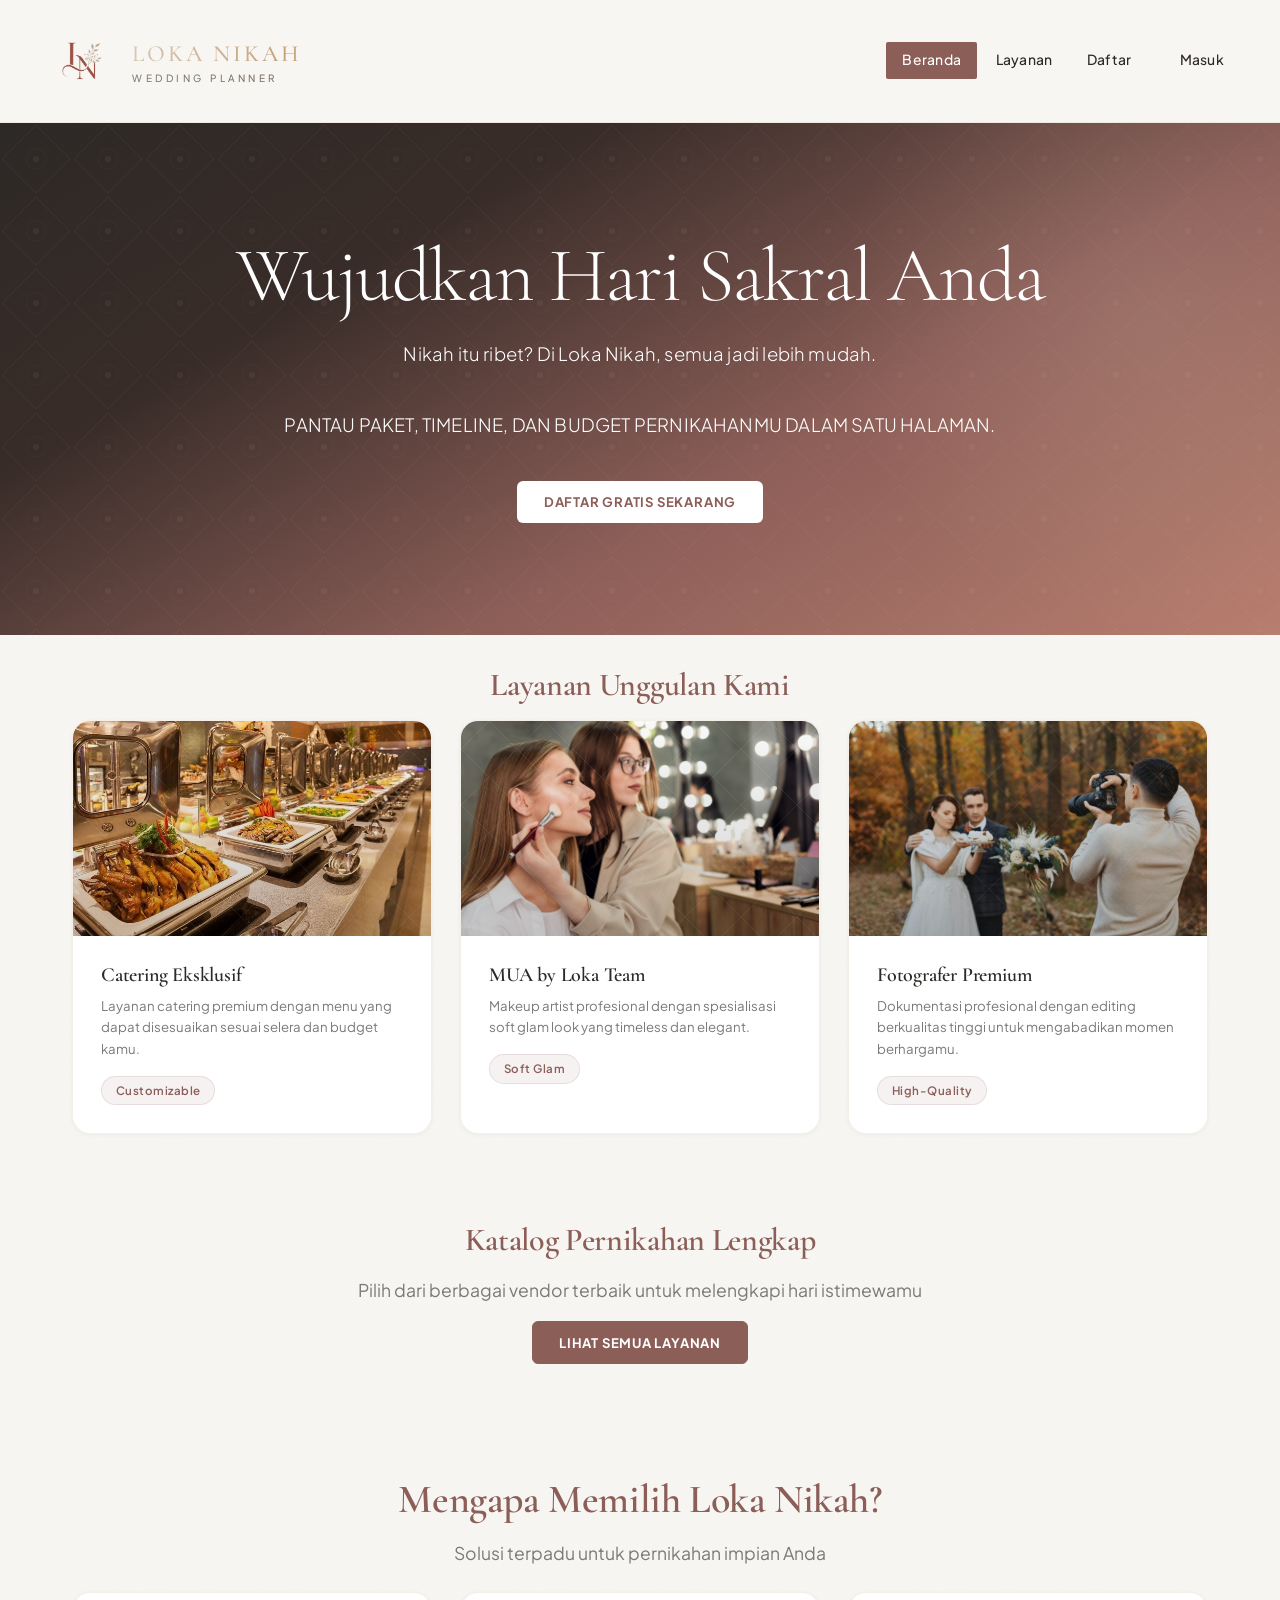
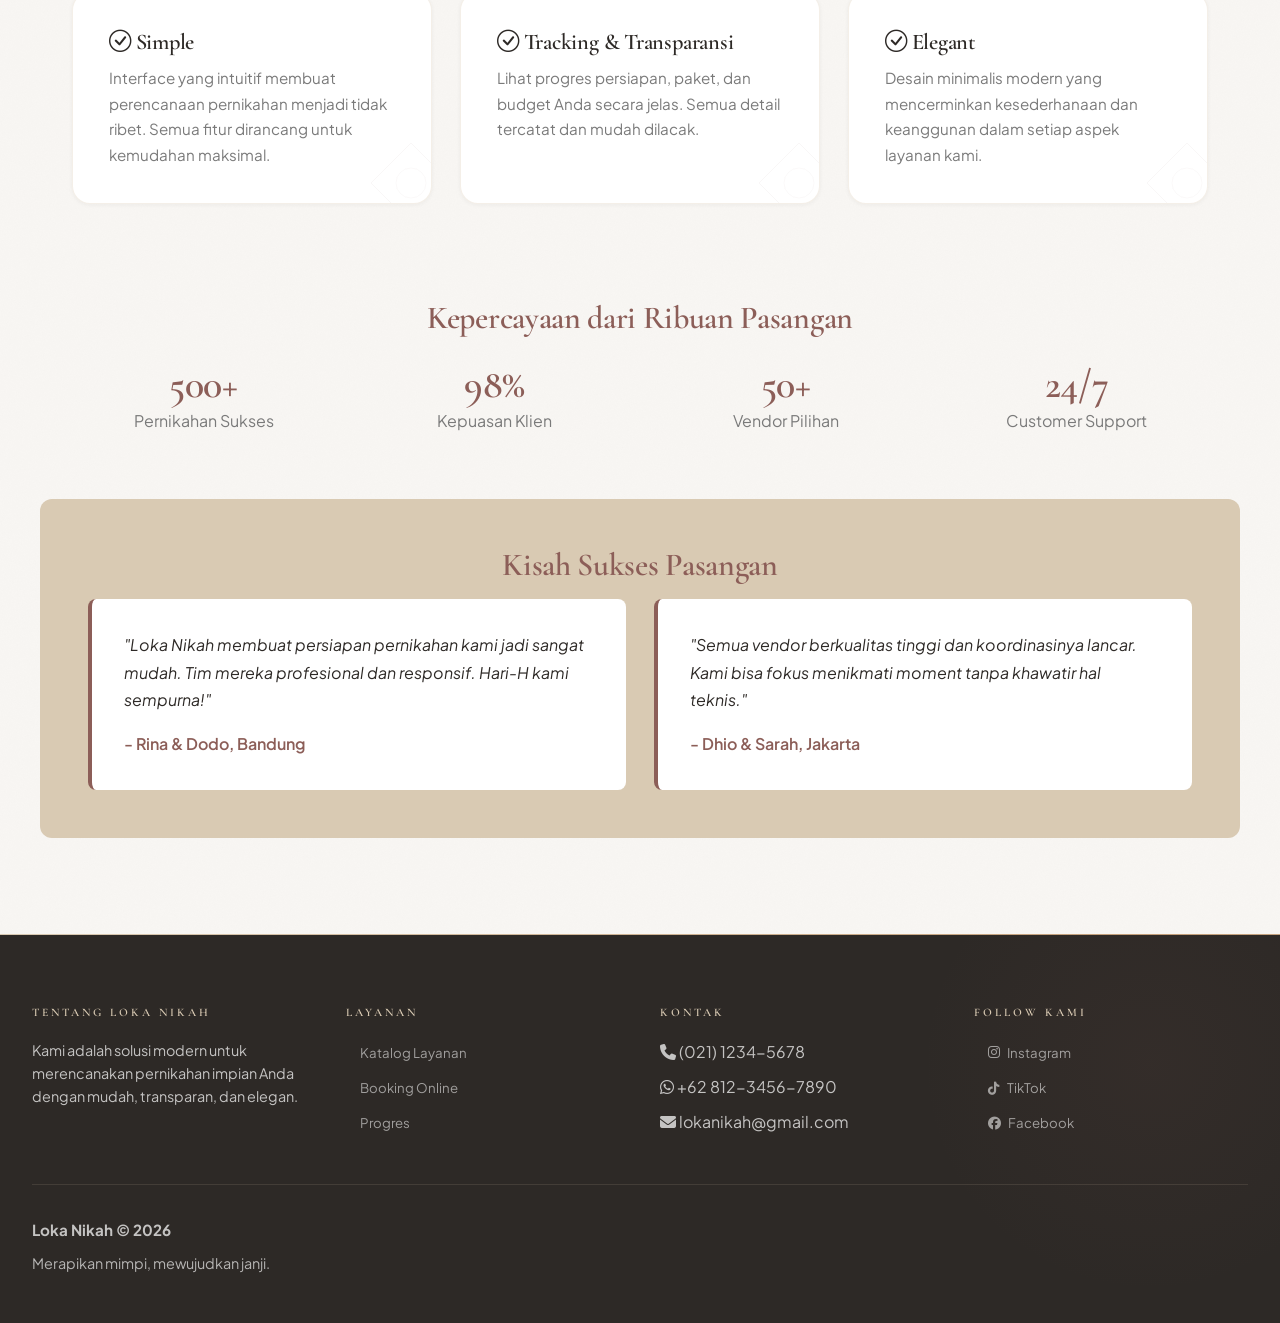
<file: index.html>
<!DOCTYPE html>
<html lang="id">
<head>
    <meta charset="UTF-8">
    <meta name="viewport" content="width=device-width, initial-scale=1.0">

    <title>LOKA NIKAH - Solusi Modern untuk Hari Sakral Anda</title>

    <!-- Logo / Favicon -->
    <link rel="icon" type="image/png" href="assets//icons/situs.png">
    <link rel="apple-touch-icon" href="assets//icons/situs.png">

    <!-- Fonts -->
    <link href="https://fonts.googleapis.com/css2?family=Cormorant+Garamond:wght@400;500;600;700&family=Plus+Jakarta+Sans:wght@400;500;600;700&display=swap" rel="stylesheet">

    <!-- CSS -->
    <link rel="stylesheet" href="css/style.css">

    <!-- Icons -->
    <link rel="stylesheet" href="https://cdnjs.cloudflare.com/ajax/libs/font-awesome/6.5.0/css/all.min.css">
    <link rel="stylesheet" href="https://cdn.jsdelivr.net/npm/bootstrap-icons@1.11.3/font/bootstrap-icons.css">
</head>
<body>
    <!-- Header -->
    <header>
        <div class="header-container">
            <div class="logo-wrapper">
                <img src="assets/icons/logo.png" alt="LOKA NIKAH Logo" class="logo-img">

                <div class="logo" data-float>
                    LOKA NIKAH
                    <div class="logo-subtitle">Wedding Planner</div>
                </div>
            </div>

            <button 
                class="nav-toggle" 
                id="navToggle"
                aria-label="Toggle navigation"
                aria-expanded="false">
                
                <span></span>
                <span></span>
                <span></span>
            </button>
        
            <nav>
                <a href="index.html" class="active">Beranda</a>
                <a href="paket.html">Layanan</a>
                <div id="authLinks" style="display: flex; gap: 1rem;">
                    <a href="register.html">Daftar</a>
                    <a href="login.html">Masuk</a>
                </div>
                <div id="userMenu" style="display: none; gap: 1rem;">
                    <a href="booking.html">Booking</a>
                    <a href="tracking.html">Progres</a>
                    <a href="#" onclick="handleLogout(event)">Logout</a>
                    <span id="userNameDisplay"></span>
                </div>
            </nav>
        </div>
    </header>

    <main>
        <!-- Hero Section -->
        <div class="hero">
            <div class="hero-content">
                <h1>Wujudkan Hari Sakral Anda</h1>
                <p>Nikah itu ribet? Di Loka Nikah, semua jadi lebih mudah.</p>
                <p class="hero-subtitle">Pantau paket, timeline, dan budget pernikahanmu dalam satu halaman.</p>
                <a id="heroActionButton" href="booking.html" class="btn btn-light">Mulai Booking Sekarang</a>
                <p id="heroActionHint" style="margin-top: 1rem; color: var(--light); font-size: 0.95rem; display: none; background: rgba(0,0,0,0.12); padding: 0.45rem 0.6rem; border-radius: 8px; font-weight:600; display: inline-block;"></p>
            </div>
        </div>

        
        <div class="container" id="homeBookingPreview" style="display:none; margin-top: 3rem;">
            <div style="background: var(--light); border: 1px solid rgba(140,94,88,0.18); border-radius: 18px; padding: 2rem; box-shadow: 0 18px 35px rgba(0,0,0,0.06);">
                <div style="display:flex; justify-content:space-between; gap:1rem; flex-wrap:wrap; align-items:center; margin-bottom:1.5rem;">
                    <div style="min-width:220px;">
                        <p style="margin:0 0 0.5rem 0; color:var(--text-muted); letter-spacing:0.1em; font-size:0.9rem; text-transform:uppercase;">Ringkasan Cepat</p>
                        <h2 style="margin:0; font-size:2rem; color:var(--primary);">Booking Anda Sedang Berlangsung</h2>
                        <p style="margin:0.75rem 0 0 0; color:var(--dark); line-height:1.7;">Langsung cek detail progress, paket, dan estimasi biaya dari beranda.</p>
                    </div>
                    <a href="tracking.html" class="btn btn-primary" style="white-space:nowrap;">Lihat Booking Saya</a>
                </div>
                <div id="homeBookingSummaryContent" style="display:grid; grid-template-columns: repeat(auto-fit, minmax(180px, 1fr)); gap:1rem;"></div>
            </div>
        </div>

        

        <!-- Vendor Preview -->
        <div class="container">
            <h2 style="font-size: 2rem; color: var(--primary); text-align: center; margin-bottom: 1rem;">Layanan Unggulan Kami</h2>
            
            <div class="grid grid-3">
                 <!-- Catering -->
                <a href="detail-paket.html?vendor=catering" class="vendor-card" data-animate>

                    <div class="vendor-image">
                        <img src="assets/images/catering.jpeg" alt="Catering Eksklusif">
                    </div>

                    <div class="vendor-info">
                        <h3>Catering Eksklusif</h3>
                        <p>
                            Layanan catering premium dengan menu yang dapat disesuaikan
                            sesuai selera dan budget kamu.
                        </p>
                        <span class="vendor-badge">Customizable</span>
                    </div>

                </a>

                <!-- Makeup -->
                <a href="detail-paket.html?vendor=makeup" class="vendor-card" data-animate>

                    <div class="vendor-image">
                        <img src="assets/images/makeup.jpeg" alt="MUA by Loka Team">
                    </div>

                    <div class="vendor-info">
                        <h3>MUA by Loka Team</h3>
                        <p>
                            Makeup artist profesional dengan spesialisasi soft glam look
                            yang timeless dan elegant.
                        </p>
                        <span class="vendor-badge">Soft Glam</span>
                    </div>

                </a>

                <!-- Photography -->
                <a href="detail-paket.html?vendor=fotografi" class="vendor-card" data-animate>

                    <div class="vendor-image">
                        <img src="assets/images/fotografi.jpeg" alt="Fotografer Premium">
                    </div>

                    <div class="vendor-info">
                        <h3>Fotografer Premium</h3>
                        <p>
                            Dokumentasi profesional dengan editing berkualitas tinggi
                            untuk mengabadikan momen berhargamu.
                        </p>
                        <span class="vendor-badge">High-Quality</span>
                    </div>

                </a>
            </div>
        </div>

        <!-- CTA Final - Katalog Pernikahan (moved to bottom) -->
        <div class="container" style="text-align: center; margin: 1.5rem auto;">
            <h2 style="font-size: 2rem; color: var(--primary); margin-bottom: 1rem;">Katalog Pernikahan Lengkap</h2>
            <p class="text-muted" style="margin-bottom: 1rem; font-size: 1.1rem;">Pilih dari berbagai vendor terbaik untuk melengkapi hari istimewamu</p>
            <a href="paket.html" class="btn btn-primary">Lihat Semua Layanan</a>
        </div>

        <!-- Features Section -->
        <div class="container">
            <div style="text-align: center; margin: 1.5rem 0;">
                <h2 style="font-size: 2.5rem; color: var(--primary); margin-bottom: 1rem;">Mengapa Memilih Loka Nikah?</h2>
                <p class="text-muted" style="font-size: 1.1rem;">Solusi terpadu untuk pernikahan impian Anda</p>
            </div>

            <div class="grid grid-3">
                <div class="feature-card" data-animate data-shimmer>
                    <h3><i class="bi bi-check-circle"></i> Simple</h3>
                    <p>Interface yang intuitif membuat perencanaan pernikahan menjadi tidak ribet. Semua fitur dirancang untuk kemudahan maksimal.</p>
                </div>
                <div class="feature-card" data-animate>
                    <h3><i class="bi bi-check-circle"></i> Tracking & Transparansi</h3>
                    <p>Lihat progres persiapan, paket, dan budget Anda secara jelas. Semua detail tercatat dan mudah dilacak.</p>
                </div>
                <div class="feature-card" data-animate>
                    <h3><i class="bi bi-check-circle"></i> Elegant</h3>
                    <p>Desain minimalis modern yang mencerminkan kesederhanaan dan keanggunan dalam setiap aspek layanan kami.</p>
                </div>
            </div>
        </div>

        

        <!-- Stats Section -->
        <div class="container" style="text-align: center; margin: 2rem auto;">
            <h2 style="font-size: 2rem; color: var(--primary); margin-bottom: 1.5rem;">Kepercayaan dari Ribuan Pasangan</h2>
            
            <div class="grid grid-4">
                <div data-animate>
                    <h3 style="font-size: 2.5rem; color: var(--primary);">500+</h3>
                    <p class="text-muted">Pernikahan Sukses</p>
                </div>
                <div data-animate>
                    <h3 style="font-size: 2.5rem; color: var(--primary);">98%</h3>
                    <p class="text-muted">Kepuasan Klien</p>
                </div>
                <div data-animate>
                    <h3 style="font-size: 2.5rem; color: var(--primary);">50+</h3>
                    <p class="text-muted">Vendor Pilihan</p>
                </div>
                <div data-animate>
                    <h3 style="font-size: 2.5rem; color: var(--primary);">24/7</h3>
                    <p class="text-muted">Customer Support</p>
                </div>
            </div>
        </div>

        <!-- Testimonial Section -->
        <div class="container" style="background: var(--secondary); padding: 3rem; border-radius: 12px; margin: 1.5rem auto;">
            <h2 style="font-size: 2rem; color: var(--primary); text-align: center; margin-bottom: 1rem;">Kisah Sukses Pasangan</h2>
            
            <div class="grid grid-2">
                <div style="background: var(--light); padding: 2rem; border-radius: 8px; border-left: 4px solid var(--primary);">
                    <p style="margin-bottom: 1rem; font-style: italic; color: var(--dark);">
                        "Loka Nikah membuat persiapan pernikahan kami jadi sangat mudah. Tim mereka profesional dan responsif. Hari-H kami sempurna!"
                    </p>
                    <p style="color: var(--primary); font-weight: 600;">- Rina & Dodo, Bandung</p>
                </div>

                <div style="background: var(--light); padding: 2rem; border-radius: 8px; border-left: 4px solid var(--primary);">
                    <p style="margin-bottom: 1rem; font-style: italic; color: var(--dark);">
                        "Semua vendor berkualitas tinggi dan koordinasinya lancar. Kami bisa fokus menikmati moment tanpa khawatir hal teknis."
                    </p>
                    <p style="color: var(--primary); font-weight: 600;">- Dhio & Sarah, Jakarta</p>
                </div>
            </div>
        </div>

        
    </main>

   <!-- Footer -->
    <footer>
        <div class="footer-content">
            <div class="footer-section">
                <h4>Tentang Loka Nikah</h4>
                <p style="font-size: 0.9rem; line-height: 1.6;">
                    Kami adalah solusi modern untuk merencanakan pernikahan impian Anda dengan mudah, transparan, dan elegan.
                </p>
            </div>

            <div class="footer-section">
                <h4>Layanan</h4>
                <ul>
                    <li><a href="paket.html">Katalog Layanan</a></li>
                    <li><a href="booking.html">Booking Online</a></li>
                    <li><a href="tracking.html">Progres</a></li>
                </ul>
            </div>

            <div class="footer-section">
                <h4>Kontak</h4>
                <ul>
                    <li>
                        <i class="fa-solid fa-phone"></i>
                        (021) 1234-5678
                    </li>

                    <li>
                        <i class="fa-brands fa-whatsapp"></i>
                        +62 812-3456-7890
                    </li>

                    <li>
                        <i class="fa-solid fa-envelope"></i>
                        lokanikah@gmail.com
                    </li>
                </ul>
            </div>

            <div class="footer-section">
                <h4>Follow Kami</h4>

                <ul>
                    <li>
                        <a href="#">
                            <i class="fa-brands fa-instagram"></i>
                            Instagram
                        </a>
                    </li>

                    <li>
                        <a href="#">
                            <i class="fa-brands fa-tiktok"></i>
                            TikTok
                        </a>
                    </li>

                    <li>
                        <a href="#">
                            <i class="fa-brands fa-facebook"></i>
                            Facebook
                        </a>
                    </li>
                </ul>
            </div>
        </div>

        <div class="footer-divider"></div>

        <p><strong>Loka Nikah © 2026</strong></p>

        <p style="font-size: 0.9rem; margin-top: 0.5rem; opacity: 0.9;">
            Merapikan mimpi, mewujudkan janji.
        </p>
    </footer>

    <script src="js/main.js"></script>
    <script src="js/auth.js"></script>
    
    <script>
        function renderHomepageBookingPreview() {
            const container = document.getElementById('homeBookingPreview');
            const content = document.getElementById('homeBookingSummaryContent');
            if (!container || !content) return;
            if (!lokaAuth.isAuthenticated()) {
                container.style.display = 'none';
                return;
            }

            const activeBooking = lokaAuth.getUserBookings().find(b => b.status !== 'cancelled');
            if (!activeBooking) {
                container.style.display = 'none';
                return;
            }

            const progress = lokaAuth.getBookingSummary(activeBooking.id)?.progress || 0;
            const packageLabel = Array.isArray(activeBooking.packages)
                ? activeBooking.packages.map(id => vendorDatabase[id]?.title || id).join(', ')
                : vendorDatabase[activeBooking.packages]?.title || activeBooking.packages || '—';
            const daysLeft = activeBooking.date ? Math.max(0, Math.ceil((new Date(activeBooking.date) - Date.now()) / 86400000)) : null;
            const packageCount = Array.isArray(activeBooking.packages) ? activeBooking.packages.length : 1;

            content.innerHTML = `
                <div style="background: var(--secondary); border-radius: 16px; padding: 1.5rem; display:flex; flex-direction:column; gap:0.75rem;">
                    <p style="margin:0; color:var(--text-muted); font-size:0.88rem;">Status booking</p>
                    <h3 style="margin:0; color:var(--dark);">${activeBooking.names || 'Pengantin'} & ${activeBooking.partner || 'Pasangan'}</h3>
                    <p style="margin:0; color:var(--dark); line-height:1.7;">${activeBooking.date ? formatDateOnly(activeBooking.date) : 'Tanggal H belum ditentukan'}${activeBooking.time ? ` • ${activeBooking.time}` : ''}</p>
                    <p style="margin:0; color:var(--text-muted);">${packageCount > 1 ? `${packageCount} paket dipilih · Bundle` : packageLabel}</p>
                </div>
                <div style="background: var(--light); border-radius: 16px; padding: 1.5rem; border: 1px solid rgba(140,94,88,0.12);">
                    <p style="margin:0 0 0.5rem 0; font-weight:600; color:var(--primary);">Progress Persiapan</p>
                    <p style="margin:0; color:var(--dark); font-size:1.1rem; font-weight:700;">${progress}% selesai</p>
                    <p style="margin:0.75rem 0 0 0; color:var(--text-muted);">${daysLeft !== null ? `Sisa ${daysLeft} hari menuju H-day` : 'Tanggal H belum ditentukan'}.</p>
                </div>
                <div style="background: var(--light); border-radius: 16px; padding: 1.5rem; border: 1px solid rgba(140,94,88,0.12);">
                    <p style="margin:0 0 0.5rem 0; font-weight:600; color:var(--primary);">Catatan Khusus</p>
                    <p style="margin:0; color:var(--dark); line-height:1.6;">${activeBooking.notes ? activeBooking.notes : 'Tidak ada catatan khusus.'}</p>
                </div>
            `;

            container.style.display = 'block';
        }

        window.addEventListener('DOMContentLoaded', renderHomepageBookingPreview);

        function handleLogout(e) {
            e.preventDefault();
            if (confirm('Apakah Anda yakin ingin logout?')) {
                lokaAuth.logout();
                updateNavbarUser();
                showAlert('Logout berhasil!', 'success');
                setTimeout(() => {
                    window.location.href = 'index.html';
                }, 1500);
            }
        }
    </script>
</body>
</html>
</file>
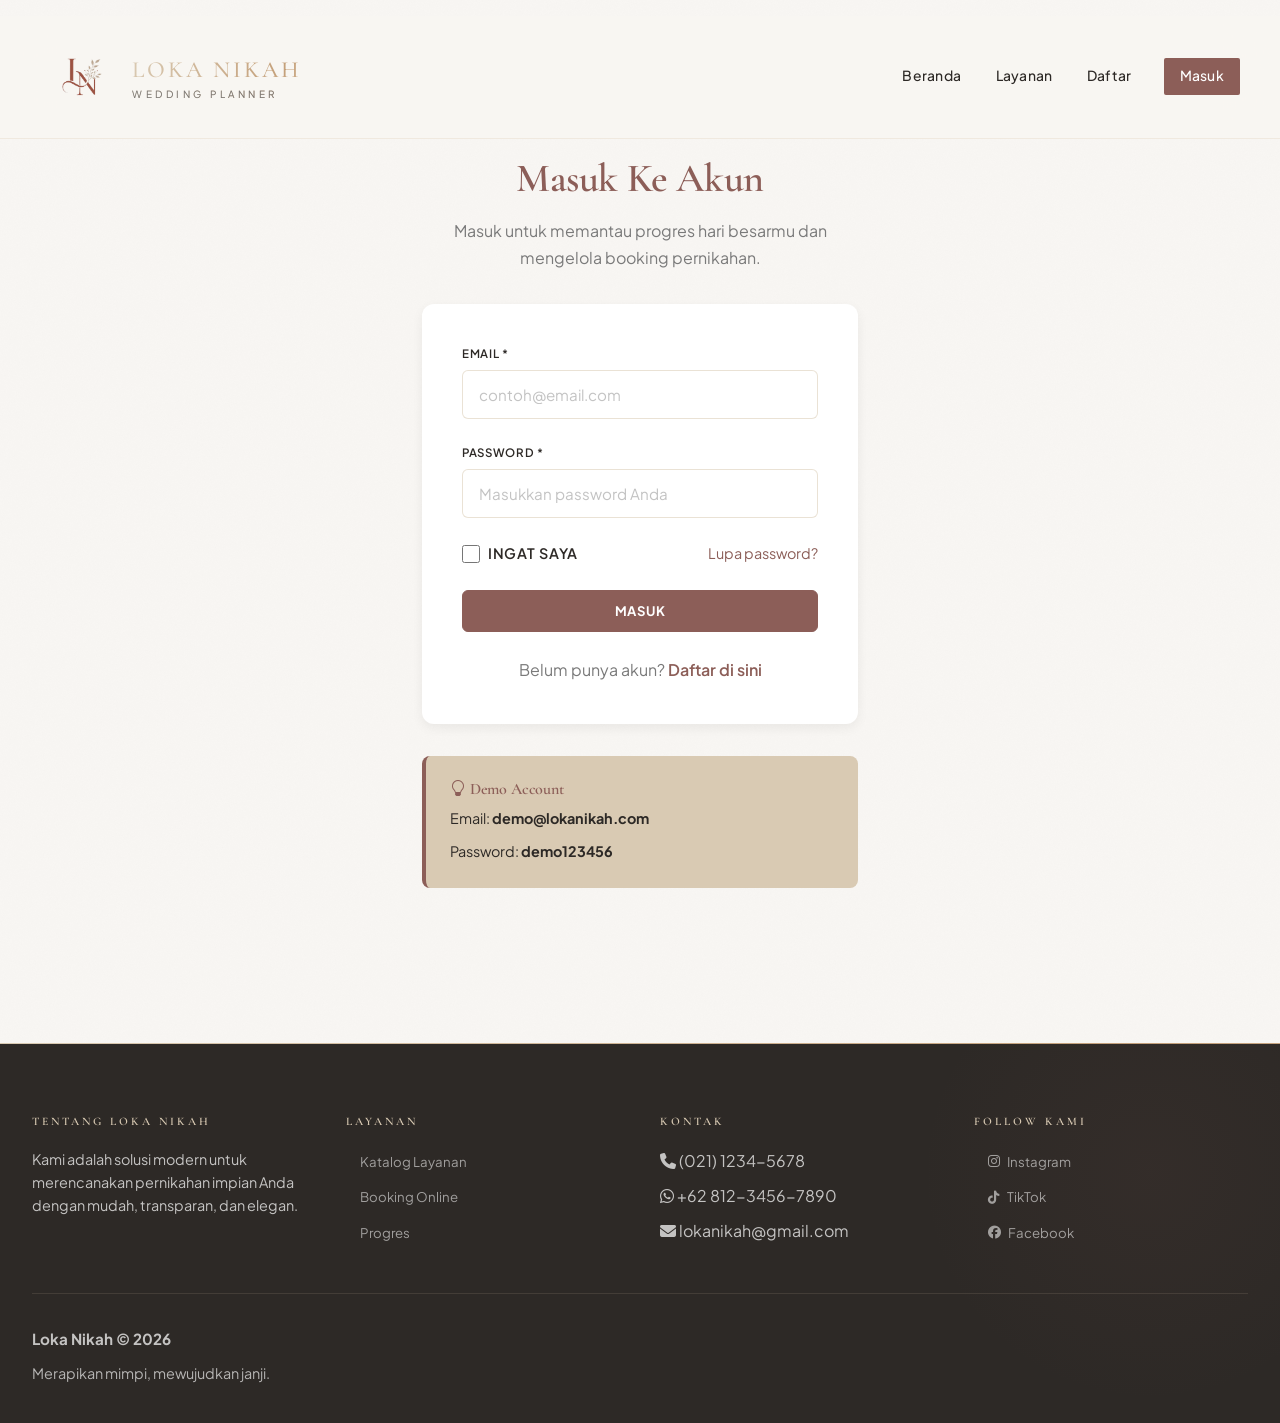
<file: booking.html>
<!DOCTYPE html>
<html lang="id">
<head>
    <meta charset="UTF-8">
    <meta name="viewport" content="width=device-width, initial-scale=1.0">

    <title>LOKA NIKAH - Solusi Modern untuk Hari Sakral Anda</title>

    <!-- Logo / Favicon -->
    <link rel="icon" type="image/png" href="assets//icons/situs.png">
    <link rel="apple-touch-icon" href="assets//icons/situs.png">

    <!-- Fonts -->
    <link href="https://fonts.googleapis.com/css2?family=Cormorant+Garamond:wght@400;500;600;700&family=Plus+Jakarta+Sans:wght@400;500;600;700&display=swap" rel="stylesheet">

    <!-- CSS -->
    <link rel="stylesheet" href="css/style.css">

    <!-- Icons -->
    <link rel="stylesheet" href="https://cdnjs.cloudflare.com/ajax/libs/font-awesome/6.5.0/css/all.min.css">
    <link rel="stylesheet" href="https://cdn.jsdelivr.net/npm/bootstrap-icons@1.11.3/font/bootstrap-icons.css">

    <style>
        /* Modal styles are now in style.css - REMOVED INLINE STYLES */
    </style>
</head>
<body>
    <!-- Header -->
    <header>
        <div class="header-container">
            <div class="logo-wrapper">
                <img src="assets/icons/logo.png" alt="LOKA NIKAH Logo" class="logo-img">

                <div class="logo">
                    LOKA NIKAH
                    <div class="logo-subtitle">Wedding Planner</div>
                </div>
            </div>

            <button 
                class="nav-toggle" 
                id="navToggle"
                aria-label="Toggle navigation"
                aria-expanded="false">
                
                <span></span>
                <span></span>
                <span></span>
            </button>
        
            <nav>
                <a href="index.html" class="active">Beranda</a>
                <a href="paket.html">Layanan</a>
                <div id="authLinks" style="display: flex; gap: 1rem;">
                    <a href="register.html">Daftar</a>
                    <a href="login.html">Masuk</a>
                </div>
                <div id="userMenu" style="display: none; gap: 1rem;">
                    <a href="booking.html">Booking</a>
                    <a href="tracking.html">Progres</a>
                    <a href="#" onclick="handleLogout(event)">Logout</a>
                    <span id="userNameDisplay"></span>
                </div>
            </nav>
        </div>
    </header>

    <main>
        <div class="container-md">
            <h1 style="font-family: 'Cormorant Garamond', serif; font-size: 2.5rem; color: var(--primary); margin-bottom: 1rem;">Reservasi Tanggal Bahagia Anda</h1>
            <p style="color: var(--text-muted); margin-bottom: 2rem;">Isi form di bawah untuk melakukan pemesanan paket pernikahan impianmu.</p>

            <div style="background: var(--light); padding: 2.5rem; border-radius: 12px; box-shadow: 0 4px 12px rgba(0,0,0,0.06);">
                <div id="bookingMessage"></div>

                <form id="bookingForm">
                    <!-- Step 1: Personal Info -->
                    <div class="form-section" id="step1">
                        <h3 style="color: var(--primary); font-family: 'Cormorant Garamond', serif; font-size: 1.3rem; margin-bottom: 1.5rem;">Informasi Pengantin</h3>

                        <div class="form-grid">
                            <div class="form-group">
                                <label for="booking-name">Nama Pengantin *</label>
                                <input type="text" id="booking-name" name="name" placeholder="Nama lengkap pengantin pertama" required>
                            </div>
                            <div class="form-group">
                                <label for="booking-partner">Nama Pasangan *</label>
                                <input type="text" id="booking-partner" name="partner" placeholder="Nama lengkap pengantin kedua" required>
                            </div>
                        </div>

                        <div class="form-grid">
                            <div class="form-group">
                                <label for="booking-email">Email *</label>
                                <input type="email" id="booking-email" name="email" placeholder="email@example.com" required>
                            </div>
                            <div class="form-group">
                                <label for="booking-phone">Nomor Telepon *</label>
                                <input type="tel" id="booking-phone" name="phone" placeholder="0831-xxxxxxxxx" required>
                            </div>
                        </div>
                    </div>

                    <!-- Step 2: Wedding Details -->
                    <div class="form-section" id="step2" style="margin-top: 2rem; padding-top: 2rem; border-top: 2px solid var(--secondary);">
                        <h3 style="color: var(--primary); font-family: 'Cormorant Garamond', serif; font-size: 1.3rem; margin-bottom: 1.5rem;">Rincian Acara</h3>

                        <!-- Date Picker -->
                        <div class="form-group" style="margin-bottom: 2rem;">
                            <label for="datePickerInput">Tanggal Pernikahan *</label>
                            <input 
                                type="text" 
                                id="datePickerInput" 
                                class="input-field-clickable"
                                placeholder="Klik untuk pilih tanggal" 
                                readonly
                                style="padding: 0.75rem; border-radius: 8px; font-size: 0.95rem;"
                            >
                            <input type="hidden" id="booking-date" name="date" required>
                            <p style="color:var(--text-muted); font-size:0.82rem; margin-top:0.5rem;"><i class="bi bi-info-circle"></i> Klik untuk memilih tanggal. Tanggal merah sudah dibooking orang lain.</p>
                        </div>

                        <!-- Time Picker -->
                        <div class="form-group" style="margin-bottom: 2rem;">
                            <label for="timePickerInput">Jam Acara *</label>
                            <input 
                                type="text" 
                                id="timePickerInput" 
                                class="input-field-clickable"
                                placeholder="Klik untuk pilih jam" 
                                readonly
                                style="padding: 0.75rem; border-radius: 8px; font-size: 0.95rem;"
                            >
                            <input type="hidden" id="booking-time" name="time" required>
                            <p style="color:var(--text-muted); font-size:0.82rem; margin-top:0.5rem;"><i class="bi bi-info-circle"></i> Klik untuk memilih jam acara.</p>
                        </div>

                        <!-- Venue + Location unified search -->
                        <div class="form-group">
                            <label for="venueSearch">Venue / Lokasi Acara *</label>
                            <div class="venue-search-wrapper" id="venueWrapper">
                                <input
                                    type="text"
                                    id="venueSearch"
                                    autocomplete="off"
                                    placeholder="Ketik nama hotel, gedung, atau alamat venue..."
                                >
                                <i class="bi bi-geo-alt venue-search-icon" id="venueIcon"></i>
                                <div class="venue-search-spinner" id="venueSpinner"></div>
                                <div class="venue-dropdown" id="venueDropdown"></div>
                            </div>
                            <!-- hidden fields consumed by form submission -->
                            <input type="hidden" id="booking-venue"    name="venue">
                            <input type="hidden" id="booking-location" name="location" required>

                            <!-- Result badge -->
                            <div class="venue-selected-badge" id="venueSelectedBadge">
                                <i class="bi bi-check-circle-fill"></i>
                                <div class="venue-badge-detail">
                                    <span class="venue-badge-name"  id="venueSelectedName"></span>
                                    <span class="venue-badge-addr"  id="venueSelectedAddr"></span>
                                    <span class="venue-badge-prov"  id="venueSelectedProv"></span>
                                </div>
                                <button type="button" class="venue-clear-btn" id="venueClearBtn" title="Hapus pilihan">
                                    <i class="bi bi-x"></i>
                                </button>
                            </div>

                            <!-- Fallback province selector — only shown when auto-detect fails -->
                            <div class="venue-province-fallback" id="venueFallback">
                                <i class="bi bi-exclamation-circle"></i>
                                Provinsi tidak terdeteksi otomatis. Pilih manual:
                                <select id="venueFallbackSelect">
                                    <option value="">-- Pilih Provinsi --</option>
                                    <option>Aceh</option><option>Sumatera Utara</option>
                                    <option>Sumatera Barat</option><option>Riau</option>
                                    <option>Kepulauan Riau</option><option>Jambi</option>
                                    <option>Bengkulu</option><option>Sumatera Selatan</option>
                                    <option>Kepulauan Bangka Belitung</option><option>Lampung</option>
                                    <option>DKI Jakarta</option><option>Jawa Barat</option>
                                    <option>Banten</option><option>Jawa Tengah</option>
                                    <option>DI Yogyakarta</option><option>Jawa Timur</option>
                                    <option>Bali</option><option>Nusa Tenggara Barat</option>
                                    <option>Nusa Tenggara Timur</option><option>Kalimantan Barat</option>
                                    <option>Kalimantan Tengah</option><option>Kalimantan Selatan</option>
                                    <option>Kalimantan Timur</option><option>Kalimantan Utara</option>
                                    <option>Sulawesi Utara</option><option>Gorontalo</option>
                                    <option>Sulawesi Tengah</option><option>Sulawesi Barat</option>
                                    <option>Sulawesi Selatan</option><option>Sulawesi Tenggara</option>
                                    <option>Maluku</option><option>Maluku Utara</option>
                                    <option>Papua Barat</option><option>Papua Barat Daya</option>
                                    <option>Papua</option><option>Papua Selatan</option>
                                    <option>Papua Tengah</option><option>Papua Pegunungan</option>
                                </select>
                            </div>
                            <p style="color:var(--text-muted); font-size:0.82rem; margin-top:0.5rem;">
                                <i class="bi bi-info-circle"></i> Ketik minimal 3 karakter untuk mencari. Provinsi akan terdeteksi otomatis.
                            </p>
                        </div>

                        <div class="form-group">
                            <label for="booking-guests">Jumlah Tamu (estimasi) *</label>
                            <input type="number" id="booking-guests" name="guests" min="50" placeholder="Minimal 50 orang" required>
                        </div>
                    </div>

                    <!-- Step 3: Packages -->
                    <div class="form-section" id="step3" style="margin-top: 2rem; padding-top: 2rem; border-top: 2px solid var(--secondary);">
                        <h3 style="color: var(--primary); font-family: 'Cormorant Garamond', serif; font-size: 1.3rem; margin-bottom: 1.5rem;">Paket yang Diinginkan</h3>
                        <p style="color: var(--text-muted); font-size: 0.9rem; margin-bottom: 1rem;">Pilih satu atau lebih layanan yang Anda inginkan:</p>

                        <div id="additionalPackages" style="margin-top: 0.5rem;">
                            <div style="display: grid; grid-template-columns: repeat(auto-fit, minmax(180px, 1fr)); gap: 1rem;">
                                <label style="display: flex; align-items: center; gap: 0.5rem; cursor: pointer;">
                                    <input type="checkbox" name="packages" value="catering" id="pkg-catering">
                                    <span>Catering Eksklusif</span>
                                </label>
                                <label style="display: flex; align-items: center; gap: 0.5rem; cursor: pointer;">
                                    <input type="checkbox" name="packages" value="makeup" id="pkg-makeup">
                                    <span>MUA by Loka Team</span>
                                </label>
                                <label style="display: flex; align-items: center; gap: 0.5rem; cursor: pointer;">
                                    <input type="checkbox" name="packages" value="fotografi" id="pkg-fotografi">
                                    <span>Fotografer Premium</span>
                                </label>
                                <label style="display: flex; align-items: center; gap: 0.5rem; cursor: pointer;">
                                    <input type="checkbox" name="packages" value="dekorasi" id="pkg-dekorasi">
                                    <span>Dekorasi Minimalis</span>
                                </label>
                                <label style="display: flex; align-items: center; gap: 0.5rem; cursor: pointer;">
                                    <input type="checkbox" name="packages" value="entertainment" id="pkg-entertainment">
                                    <span>Entertainment & MC</span>
                                </label>
                                <label style="display: flex; align-items: center; gap: 0.5rem; cursor: pointer;">
                                    <input type="checkbox" name="packages" value="undangan" id="pkg-undangan">
                                    <span>Undangan Desain Custom</span>
                                </label>
                            </div>
                        </div>
                    </div>

                    <!-- Step 4: Additional Info -->
                    <div class="form-section" id="step4" style="margin-top: 2rem; padding-top: 2rem; border-top: 2px solid var(--secondary);">
                        <h3 style="color: var(--primary); font-family: 'Cormorant Garamond', serif; font-size: 1.3rem; margin-bottom: 1.5rem;">Informasi Tambahan</h3>

                        <div class="form-group">
                            <label for="booking-theme">Tema/Konsep Pernikahan (Opsional)</label>
                            <input type="text" id="booking-theme" name="theme" placeholder="Misal: Minimalis Modern, Rustic, Classic, dll">
                        </div>

                        <div class="form-group">
                            <label for="booking-budget">Budget Estimasi (Opsional)</label>
                            <input type="text" id="booking-budget" name="budget" placeholder="Contoh: 500000000 atau 5e8" aria-describedby="budgetHelp">
                            <p id="budgetHelp" style="color: var(--text-muted); font-size: 0.9rem; margin-top: 0.5rem;">
                                Masukkan angka budget yang Anda siapkan. Sistem akan memberi tahu apakah budget ini sudah cukup terhadap estimasi paket yang dipilih.
                            </p>
                        </div>

                        <div class="form-group">
                            <label for="booking-notes">Catatan Khusus / Permintaan Spesial</label>
                            <textarea id="booking-notes" name="notes" placeholder="Ceritakan detail tentang pernikahan impian Anda, preferensi khusus, atau pertanyaan apapun..."></textarea>
                        </div>
                    </div>

                    <!-- Step 5: Pricing & Payment Info -->
                    <div class="form-section" id="step5" style="margin-top: 2rem; padding-top: 2rem; border-top: 2px solid var(--secondary);">
                        <h3 style="color: var(--primary); font-family: 'Cormorant Garamond', serif; font-size: 1.3rem; margin-bottom: 1.5rem;">💰 Informasi Harga & Pembayaran</h3>

                        <!-- Price Display -->
                        <div id="priceDisplay" style="background: var(--secondary); padding: 1.5rem; border-radius: 8px; margin-bottom: 1.5rem;">
                            <div style="display: flex; justify-content: space-between; align-items: center; margin-bottom: 0.75rem;">
                                <span style="color: var(--text-muted); font-size: 0.9rem;">Paket Dipilih:</span>
                                <span id="selectedPackageLabel" style="color: var(--primary); font-weight: 700; font-size: 1rem;">—</span>
                            </div>
                            <div style="display: flex; justify-content: space-between; align-items: center; padding-top: 1rem; border-top: 1px solid rgba(140,94,88,0.2);">
                                <span style="color: var(--dark); font-weight: 600;">Estimasi Harga:</span>
                                <span id="selectedPrice" style="color: var(--primary); font-family: 'Cormorant Garamond', serif; font-size: 1.4rem; font-weight: 700;">—</span>
                            </div>
                            <div id="priceBreakdown" style="margin-top: 0.85rem; color: var(--text-muted); font-size: 0.9rem; line-height: 1.5;">
                                Pilih paket untuk melihat rincian estimasi harga.
                            </div>
                            <div id="budgetStatus" style="margin-top: 0.75rem; color: var(--dark); font-size: 0.9rem; line-height: 1.5;"></div>
                            <p style="color: var(--text-muted); font-size: 0.85rem; margin: 0.75rem 0 0 0;">
                                * Harga di atas adalah estimasi awal. Harga final akan dikonfirmasi oleh tim vendor setelah berkonsultasi dengan Anda.
                            </p>
                        </div>

                        <!-- Payment Info -->
                        <div style="background: #faf9f7; padding: 1.5rem; border-radius: 8px; border-left: 4px solid var(--primary);">
                            <h4 style="color: var(--primary); margin: 0 0 1rem 0; font-family: 'Plus Jakarta Sans', sans-serif;">Proses Pembayaran:</h4>
                            <ol style="color: var(--dark); line-height: 1.8; margin: 0; padding-left: 1.5rem;">
                                <li style="margin-bottom: 0.75rem;">
                                    <strong>Booking Awal:</strong> Serah deposit 30% setelah konfirmasi booking
                                </li>
                                <li style="margin-bottom: 0.75rem;">
                                    <strong>Persiapan:</strong> Lunasi 50% saat mulai fase persiapan (3 bulan sebelum H)
                                </li>
                                <li style="margin-bottom: 0.75rem;">
                                    <strong>Finalisasi:</strong> Bayar 20% sebagai final payment (1 minggu sebelum H)
                                </li>
                                <li>
                                    <strong>Metode Pembayaran:</strong> Transfer bank, e-wallet, atau cicilan (dengan persetujuan)
                                </li>
                            </ol>
                        </div>
                    </div>

                    <!-- Terms -->
                    <div style="margin-top: 2rem; padding: 1.5rem; background: var(--secondary); border-radius: 8px;">
                        <label style="display: flex; align-items: flex-start;">
                            <input type="checkbox" id="booking-agree" name="agree" required style="margin-right: 0.5rem; margin-top: 0.3rem;">
                            <span style="font-size: 0.9rem;">
                                Saya setuju bahwa data saya akan digunakan untuk proses booking dan komunikasi dengan vendor. Saya juga memahami <a href="#" style="color: var(--primary);">Syarat & Ketentuan</a> yang berlaku.
                            </span>
                        </label>
                    </div>

                    <button type="submit" class="btn btn-primary btn-block" style="margin-top: 2rem; padding: 1rem; font-size: 1rem;">
                        Konfirmasi Booking
                    </button>
                </form>
            </div>

            <!-- Info Box -->
            <div style="background: var(--secondary); padding: 2rem; border-radius: 12px; margin-top: 2rem;">
                <h3 style="color: var(--primary); margin-bottom: 1rem;"><i class="bi bi-info-circle"></i> Informasi Penting</h3>
                <ul style="color: var(--dark); line-height: 1.8;">
                    <li><i class="bi bi-check"></i> Booking hanya dapat dilakukan oleh salah satu dari kedua pengantin yang sudah login</li>
                    <li><i class="bi bi-check"></i> Satu akun user hanya dapat memiliki satu booking aktif pada saat yang sama</li>
                    <li><i class="bi bi-check"></i> Tim kami akan menghubungi Anda dalam 24 jam untuk konfirmasi dan finalisasi harga</li>
                    <li><i class="bi bi-check"></i> Harga yang ditampilkan adalah estimasi awal dan dapat berubah sesuai detail acara Anda</li>
                    <li><i class="bi bi-check"></i> Pembayaran dilakukan secara bertahap sesuai timeline (deposit 30%, progress 50%, final 20%)</li>
                    <li><i class="bi bi-check"></i> Dapatkan konsultasi gratis dengan vendor pilihan sebelum menentukan keputusan akhir</li>
                </ul>
            </div>
        </div>
    </main>

    <!-- Footer -->
    <footer>
        <div class="footer-content">
            <div class="footer-section">
                <h4>Tentang Loka Nikah</h4>
                <p style="font-size: 0.9rem; line-height: 1.6;">
                    Kami adalah solusi modern untuk merencanakan pernikahan impian Anda dengan mudah, transparan, dan elegan.
                </p>
            </div>

            <div class="footer-section">
                <h4>Layanan</h4>
                <ul>
                    <li><a href="paket.html">Katalog Layanan</a></li>
                    <li><a href="booking.html">Booking Online</a></li>
                    <li><a href="tracking.html">Progres</a></li>
                </ul>
            </div>

            <div class="footer-section">
                <h4>Kontak</h4>
                <ul>
                    <li>
                        <i class="fa-solid fa-phone"></i>
                        (021) 1234-5678
                    </li>

                    <li>
                        <i class="fa-brands fa-whatsapp"></i>
                        +62 812-3456-7890
                    </li>

                    <li>
                        <i class="fa-solid fa-envelope"></i>
                        lokanikah@gmail.com
                    </li>
                </ul>
            </div>

            <div class="footer-section">
                <h4>Follow Kami</h4>

                <ul>
                    <li>
                        <a href="#">
                            <i class="fa-brands fa-instagram"></i>
                            Instagram
                        </a>
                    </li>

                    <li>
                        <a href="#">
                            <i class="fa-brands fa-tiktok"></i>
                            TikTok
                        </a>
                    </li>

                    <li>
                        <a href="#">
                            <i class="fa-brands fa-facebook"></i>
                            Facebook
                        </a>
                    </li>
                </ul>
            </div>
        </div>

        <div class="footer-divider"></div>

        <p><strong>Loka Nikah © 2026</strong></p>

        <p style="font-size: 0.9rem; margin-top: 0.5rem; opacity: 0.9;">
            Merapikan mimpi, mewujudkan janji.
        </p>
    </footer>

    <!-- Date Picker Modal -->
    <div id="datePickerModal" class="modal-overlay">
        <div class="modal-content">
            <div class="modal-header">
                <h2>Pilih Tanggal</h2>
                <button type="button" class="modal-close-btn" onclick="closeDatePicker()">×</button>
            </div>
            <div class="calendar-picker" id="calendarPicker"></div>
            <div class="calendar-legend">
                <div class="legend-item">
                    <span class="legend-dot legend-booked"></span>
                    <span>Sudah dibooking</span>
                </div>
                <div class="legend-item">
                    <span class="legend-dot legend-selected"></span>
                    <span>Dipilih</span>
                </div>
                <div class="legend-item">
                    <span class="legend-dot legend-available"></span>
                    <span>Tersedia</span>
                </div>
            </div>
            <div class="calendar-confirm-area" id="calendarConfirmArea">
                <button type="button" class="modal-confirm-btn" onclick="confirmDate()" id="calendarConfirmBtn" disabled>
                    Konfirmasi Tanggal
                </button>
            </div>
        </div>
    </div>

    <!-- Time Picker Modal -->
    <div id="timePickerModal" class="modal-overlay">
        <div class="modal-content">
            <div class="modal-header">
                <h2>Pilih Jam</h2>
                <button type="button" class="modal-close-btn" onclick="closeTimePicker()">×</button>
            </div>
            <div class="time-picker-modal">
                <div class="time-picker-columns">
                    <div class="time-picker-col">
                        <span class="time-picker-col-label">Jam</span>
                        <div class="scroll-picker">
                            <div class="scroll-picker-container" id="hourScroller"></div>
                            <div class="scroll-picker-overlay"></div>
                            <div class="scroll-picker-center"></div>
                        </div>
                    </div>
                    <div class="time-colon">:</div>
                    <div class="time-picker-col">
                        <span class="time-picker-col-label">Menit</span>
                        <div class="scroll-picker">
                            <div class="scroll-picker-container" id="minuteScroller"></div>
                            <div class="scroll-picker-overlay"></div>
                            <div class="scroll-picker-center"></div>
                        </div>
                    </div>
                </div>
                <div class="time-period-badge" id="timePeriodBadge"><span id="timePeriod">09.00 Pagi</span></div>
                <button type="button" class="modal-confirm-btn" onclick="confirmTime()">Konfirmasi</button>
            </div>
        </div>
    </div>

    <script src="js/main.js"></script>
    <script src="js/auth.js"></script>

    <script>
        // Check authentication
        window.addEventListener('DOMContentLoaded', () => {
            if (!lokaAuth.isAuthenticated()) {
                showAlert('Anda harus login untuk booking. Redirecting...', 'warning');
                setTimeout(() => {
                    window.location.href = 'login.html';
                }, 2000);
            }

            // Fill current user data
            const user = lokaAuth.getCurrentUser();
            if (user) {
                document.getElementById('booking-email').value = user.email;
                document.getElementById('booking-phone').value = user.phone;
                document.getElementById('booking-name').value = user.name;
            }

            // Cek apakah user sudah punya booking aktif
            const userBookings = lokaAuth.getUserBookings();
            const activeBooking = userBookings.find(b => b.status !== 'cancelled');

            if (activeBooking) {
                // User sudah punya booking aktif - tampilkan pesan dan disable form
                document.getElementById('bookingForm').style.display = 'none';
                const messageDiv = document.getElementById('bookingMessage');
                messageDiv.innerHTML = `
                    <div class="alert" style="background: #fff0ef; border: 1.5px solid #d9534f; border-radius: 8px; padding: 1.5rem; margin-bottom: 2rem;">
                        <h3 style="color: #d9534f; margin: 0 0 0.75rem 0; font-family: 'Cormorant Garamond', serif;"><i class="bi bi-exclamation-triangle"></i> Booking Sudah Aktif</h3>
                        <p style="color: var(--dark); margin: 0 0 1rem 0; line-height: 1.6;">
                            Anda sudah memiliki booking aktif untuk pernikahan <strong>${activeBooking.names} & ${activeBooking.partner}</strong> 
                            pada tanggal <strong>${new Date(activeBooking.date).toLocaleDateString('id-ID', {year: 'numeric', month: 'long', day: 'numeric'})}</strong>.
                        </p>
                        <p style="color: var(--text-muted); margin: 0 0 1rem 0; font-size: 0.9rem;">
                            Untuk membuat booking baru, silakan batalkan booking sebelumnya di halaman <a href="tracking.html" style="color: var(--primary); text-decoration: underline;">Tracking Progres</a>, 
                            atau hubungi tim customer service kami untuk bantuan lebih lanjut.
                        </p>
                        <div style="display: flex; gap: 1rem; flex-wrap: wrap;">
                            <a href="tracking.html" class="btn btn-primary" style="padding: 0.6rem 1.25rem; text-decoration: none;">
                                Lihat Booking Saya
                            </a>
                            <a href="paket.html" class="btn btn-secondary" style="padding: 0.6rem 1.25rem; text-decoration: none;">
                                Kembali ke Layanan
                            </a>
                        </div>
                    </div>
                `;
                return;
            }

            // Set package from URL if provided
            const paket = getBookingPackageFromURL();
            if (paket) {
                setBookingPackage(paket);
            }

            // Initialize price display
            updatePriceDisplay();

            // Initialize date & time pickers
            initDatePicker();
            initTimePicker();
        });

        // ========== DATE PICKER ==========
        function initDatePicker() {
            const monthNames = ['Januari','Februari','Maret','April','Mei','Juni','Juli','Agustus','September','Oktober','November','Desember'];
            let calYear = new Date().getFullYear();
            let calMonth = new Date().getMonth();

            function pad(n) { return String(n).padStart(2, '0'); }

            function getBookedDates() {
                const bookings = JSON.parse(localStorage.getItem('lokaBookings') || '[]');
                return bookings
                    .filter(b => b.status !== 'cancelled')
                    .map(b => b.date);
            }

            function renderCalendar() {
                const bookedDates = getBookedDates();
                const selectedDate = document.getElementById('booking-date').value;
                const container = document.getElementById('calendarPicker');
                const today = new Date();

                let html = `
                    <div class="calendar-header">
                        <button type="button" class="calendar-nav-btn" onclick="prevMonth()">❮</button>
                        <span class="calendar-month-label">${monthNames[calMonth]} ${calYear}</span>
                        <button type="button" class="calendar-nav-btn" onclick="nextMonth()">❯</button>
                    </div>
                    <div class="calendar-weekdays">
                        <div class="calendar-weekday">Min</div>
                        <div class="calendar-weekday">Sen</div>
                        <div class="calendar-weekday">Sel</div>
                        <div class="calendar-weekday">Rab</div>
                        <div class="calendar-weekday">Kam</div>
                        <div class="calendar-weekday">Jum</div>
                        <div class="calendar-weekday">Sab</div>
                    </div>
                    <div class="calendar-days">
                `;

                const firstDay = new Date(calYear, calMonth, 1).getDay();
                const daysInMonth = new Date(calYear, calMonth + 1, 0).getDate();

                for (let i = 0; i < firstDay; i++) {
                    html += '<div class="calendar-day empty"></div>';
                }

                for (let d = 1; d <= daysInMonth; d++) {
                    const dateStr = `${calYear}-${pad(calMonth + 1)}-${pad(d)}`;
                    const isBooked = bookedDates.includes(dateStr);
                    const isSelected = selectedDate === dateStr;
                    const isPast = new Date(calYear, calMonth, d) < new Date(today.getFullYear(), today.getMonth(), today.getDate());

                    let className = 'calendar-day';
                    if (isPast) className += ' past';
                    else if (isBooked && !isSelected) className += ' booked';
                    else if (isSelected) className += ' selected';
                    else className += ' available';

                    const clickable = !isPast && !isBooked ? `onclick="selectDate('${dateStr}', this)"` : '';
                    html += `<div class="${className}" ${clickable}>${d}</div>`;
                }

                html += '</div>';
                container.innerHTML = html;
            }

            window.prevMonth = function() {
                calMonth--;
                if (calMonth < 0) {
                    calMonth = 11;
                    calYear--;
                }
                renderCalendar();
            };

            window.nextMonth = function() {
                calMonth++;
                if (calMonth > 11) {
                    calMonth = 0;
                    calYear++;
                }
                renderCalendar();
            };

            let pendingDate = document.getElementById('booking-date').value || null;

            window.selectDate = function(dateStr) {
                pendingDate = dateStr;
                const btn = document.getElementById('calendarConfirmBtn');
                if (btn) btn.disabled = false;
                renderCalendar();
            };

            window.confirmDate = function() {
                if (!pendingDate) return;
                const dateObj = new Date(pendingDate);
                const formatted = dateObj.toLocaleDateString('id-ID', {
                    weekday: 'long',
                    year: 'numeric',
                    month: 'long',
                    day: 'numeric'
                });
                document.getElementById('booking-date').value = pendingDate;
                document.getElementById('datePickerInput').value = formatted;
                closeDatePicker();
            };

            // patch renderCalendar to use pendingDate for highlight
            const _origRender = renderCalendar;
            renderCalendar = function() {
                const bookedDates = getBookedDates();
                const container = document.getElementById('calendarPicker');
                const today = new Date();

                let html = `
                    <div class="calendar-header">
                        <button type="button" class="calendar-nav-btn" onclick="prevMonth()">❮</button>
                        <span class="calendar-month-label">${monthNames[calMonth]} ${calYear}</span>
                        <button type="button" class="calendar-nav-btn" onclick="nextMonth()">❯</button>
                    </div>
                    <div class="calendar-weekdays">
                        <div class="calendar-weekday">Min</div>
                        <div class="calendar-weekday">Sen</div>
                        <div class="calendar-weekday">Sel</div>
                        <div class="calendar-weekday">Rab</div>
                        <div class="calendar-weekday">Kam</div>
                        <div class="calendar-weekday">Jum</div>
                        <div class="calendar-weekday">Sab</div>
                    </div>
                    <div class="calendar-days">
                `;

                const firstDay = new Date(calYear, calMonth, 1).getDay();
                const daysInMonth = new Date(calYear, calMonth + 1, 0).getDate();
                const pad2 = n => String(n).padStart(2, '0');

                for (let i = 0; i < firstDay; i++) {
                    html += '<div class="calendar-day empty"></div>';
                }

                for (let d = 1; d <= daysInMonth; d++) {
                    const dateStr = `${calYear}-${pad2(calMonth + 1)}-${pad2(d)}`;
                    const isBooked   = bookedDates.includes(dateStr);
                    const isPending  = pendingDate === dateStr;
                    const isPast     = new Date(calYear, calMonth, d) < new Date(today.getFullYear(), today.getMonth(), today.getDate());

                    let cls = 'calendar-day';
                    if (isPast)              cls += ' past';
                    else if (isBooked)       cls += ' booked';
                    else if (isPending)      cls += ' selected';
                    else                     cls += ' available';

                    const click = (!isPast && !isBooked) ? `onclick="selectDate('${dateStr}')"` : '';
                    html += `<div class="${cls}" ${click}>${d}</div>`;
                }

                html += '</div>';
                container.innerHTML = html;
            };

            renderCalendar();
        }

        document.getElementById('datePickerInput').addEventListener('click', openDatePicker);

        function openDatePicker() {
            document.getElementById('datePickerModal').classList.add('active');
        }

        function closeDatePicker() {
            document.getElementById('datePickerModal').classList.remove('active');
        }

        document.getElementById('datePickerModal').addEventListener('click', function(e) {
            if (e.target === this) closeDatePicker();
        });

        // ========== TIME PICKER ==========
        function initTimePicker() {
            const ITEM_H = 50; // must match CSS scroll-picker-item height
            let selectedHour   = 9;
            let selectedMinute = 0;

            const pad = n => String(n).padStart(2, '0');

            function getPeriod(h) {
                return h < 12 ? 'Pagi' : h < 17 ? 'Siang' : h < 19 ? 'Sore' : 'Malam';
            }

            function updatePreview() {
                const period = getPeriod(selectedHour);
                document.getElementById('timePeriod').textContent =
                    `${pad(selectedHour)}.${pad(selectedMinute)} ${period}`;
            }

            function highlightActive(container, activeIdx) {
                container.querySelectorAll('.scroll-picker-item').forEach((el, i) => {
                    el.classList.toggle('active', i === activeIdx);
                });
            }

            function scrollToIndex(container, idx, instant) {
                container.scrollTo({
                    top: idx * ITEM_H,
                    behavior: instant ? 'instant' : 'smooth'
                });
            }

            function attachScrollDetect(container, onSelect) {
                let scrollTimer;
                const detect = () => {
                    const idx = Math.round(container.scrollTop / ITEM_H);
                    onSelect(idx);
                    highlightActive(container, idx);
                };
                // scrollend = fires once scroll fully settles (modern browsers)
                container.addEventListener('scrollend', detect);
                // Fallback: debounced scroll for older browsers
                container.addEventListener('scroll', () => {
                    clearTimeout(scrollTimer);
                    scrollTimer = setTimeout(detect, 120);
                });
            }

            function buildPicker(container, count, getSelected) {
                container.innerHTML = '';
                for (let i = 0; i < count; i++) {
                    const item = document.createElement('div');
                    item.className = `scroll-picker-item${i === getSelected() ? ' active' : ''}`;
                    item.textContent = pad(i);
                    // tap/click still works as shortcut
                    item.addEventListener('click', () => {
                        scrollToIndex(container, i, false);
                    });
                    container.appendChild(item);
                }
            }

            function initPickers() {
                const hourC   = document.getElementById('hourScroller');
                const minuteC = document.getElementById('minuteScroller');

                buildPicker(hourC,   24, () => selectedHour);
                buildPicker(minuteC, 60, () => selectedMinute);

                // Scroll to current value instantly on open
                scrollToIndex(hourC,   selectedHour,   true);
                scrollToIndex(minuteC, selectedMinute, true);

                attachScrollDetect(hourC, idx => {
                    selectedHour = Math.min(Math.max(idx, 0), 23);
                    updatePreview();
                });
                attachScrollDetect(minuteC, idx => {
                    selectedMinute = Math.min(Math.max(idx, 0), 59);
                    updatePreview();
                });

                updatePreview();
            }

            window.openTimePicker = function() {
                document.getElementById('timePickerModal').classList.add('active');
                // Re-init so scroll position is restored to current selection
                initPickers();
            };

            window.confirmTime = function() {
                const timeStr = `${pad(selectedHour)}:${pad(selectedMinute)}`;
                const period  = getPeriod(selectedHour);
                document.getElementById('booking-time').value      = timeStr;
                document.getElementById('timePickerInput').value   = `${timeStr} — ${period}`;
                closeTimePicker();
            };

            initPickers();
        }

        document.getElementById('timePickerInput').addEventListener('click', () => window.openTimePicker());

        function closeTimePicker() {
            document.getElementById('timePickerModal').classList.remove('active');
        }

        document.getElementById('timePickerModal').addEventListener('click', function(e) {
            if (e.target === this) closeTimePicker();
        });

        // ========== PRICE CALCULATION ==========
        function formatCurrency(value) {
            return new Intl.NumberFormat('id-ID', {
                style: 'currency',
                currency: 'IDR',
                maximumFractionDigits: 0
            }).format(value);
        }

        function getSelectedPackageIds() {
            return Array.from(document.querySelectorAll('#additionalPackages input[name="packages"]:checked')).map(el => el.value);
        }

        function parseBudget(value) {
            if (!value) return 0;
            const digits = value.toString().replace(/[^0-9]/g, '');
            return digits ? parseInt(digits, 10) : 0;
        }

        function updatePriceDisplay() {
            const packageIds = getSelectedPackageIds();
            const selectedLabel = document.getElementById('selectedPackageLabel');
            const selectedPrice = document.getElementById('selectedPrice');
            const breakdownEl = document.getElementById('priceBreakdown');
            const budgetStatusEl = document.getElementById('budgetStatus');
            const guestCount = parseInt(document.getElementById('booking-guests').value, 10) || 0;
            const budgetAmount = parseBudget(document.getElementById('booking-budget').value);

            function updateBudgetStatus(totalCost) {
                if (!budgetAmount) {
                    budgetStatusEl.textContent = 'Masukkan budget untuk melihat apakah dana Anda sudah sesuai estimasi.';
                    return;
                }

                const diff = budgetAmount - totalCost;
                if (diff >= 0) {
                    budgetStatusEl.innerHTML = `<strong style="color: #2a7a3b;">Budget Anda cukup</strong> — sisa sekitar ${formatCurrency(diff)} setelah estimasi.`;
                } else {
                    budgetStatusEl.innerHTML = `<strong style="color: #c0392b;">Budget Anda kurang</strong> — butuh tambahan sekitar ${formatCurrency(Math.abs(diff))}.`;
                }
            }

            if (!packageIds.length) {
                selectedLabel.textContent = 'Belum dipilih';
                selectedPrice.textContent = '—';
                breakdownEl.textContent = 'Pilih paket untuk melihat estimasi harga.';
                budgetStatusEl.textContent = 'Masukkan budget untuk melihat apakah dana Anda sudah sesuai estimasi.';
                return;
            }

            if (packageIds.length === 1) {
                const pkg = vendorDatabase[packageIds[0]];
                if (!pkg) {
                    selectedLabel.textContent = 'Belum dipilih';
                    selectedPrice.textContent = '—';
                    breakdownEl.textContent = 'Pilih paket untuk melihat estimasi harga.';
                    budgetStatusEl.textContent = '';
                    return;
                }

                selectedLabel.textContent = pkg.title;
                selectedPrice.textContent = pkg.price;

                let breakdownText = `• ${pkg.title}: ${pkg.price}`;
                let estimatedTotal = 0;
                if (pkg.priceMin != null) {
                    if ((pkg.priceUnit === 'per pax' || pkg.priceUnit === 'per orang') && guestCount) {
                        estimatedTotal = pkg.priceMin * guestCount;
                        breakdownText += ` → ${formatCurrency(estimatedTotal)} untuk ${guestCount} ${pkg.priceUnit === 'per pax' ? 'tamu' : 'orang'}`;
                    } else {
                        estimatedTotal = pkg.priceMin;
                        breakdownText += ` → ${formatCurrency(pkg.priceMin)}`;
                    }
                }

                breakdownEl.innerHTML = breakdownText;
                if (estimatedTotal > 0) {
                    updateBudgetStatus(estimatedTotal);
                } else {
                    budgetStatusEl.textContent = 'Masukkan budget untuk melihat apakah dana Anda sudah sesuai estimasi.';
                }
                return;
            }

            selectedLabel.textContent = `${packageIds.length} Paket Dipilih`;
            const lines = [];
            let total = 0;
            let canCompute = true;

            packageIds.forEach(id => {
                const pkg = vendorDatabase[id];
                if (!pkg) return;
                let line = `• ${pkg.title}: ${pkg.price}`;

                if (pkg.priceMin != null) {
                    if ((pkg.priceUnit === 'per pax' || pkg.priceUnit === 'per orang') && guestCount) {
                        const itemTotal = pkg.priceMin * guestCount;
                        line += ` → ${formatCurrency(itemTotal)}`;
                        total += itemTotal;
                    } else {
                        line += ` → ${formatCurrency(pkg.priceMin)}`;
                        total += pkg.priceMin;
                    }
                } else {
                    canCompute = false;
                }

                lines.push(line);
            });

            if (canCompute && total > 0) {
                const discount = Math.round(total * 0.1);
                const discountedTotal = total - discount;
                selectedPrice.textContent = formatCurrency(discountedTotal);
                breakdownEl.innerHTML = `${lines.join('<br>')}<br><br><strong>Subtotal:</strong> ${formatCurrency(total)}<br><strong>Diskon bundle 10%:</strong> ${formatCurrency(discount)}<br><strong>Estimasi total setelah diskon:</strong> ${formatCurrency(discountedTotal)}`;
                updateBudgetStatus(discountedTotal);
            } else {
                selectedPrice.textContent = 'Lihat rincian';
                breakdownEl.innerHTML = `${lines.join('<br>')}<br><br><em>Estimasi final akan dikonfirmasi oleh tim setelah konsultasi.</em>`;
                budgetStatusEl.textContent = budgetAmount ? 'Budget dapat diperiksa setelah estimasi final tersedia.' : 'Masukkan budget untuk melihat apakah dana Anda sudah sesuai estimasi.';
            }
        }

        document.getElementById('booking-budget').addEventListener('input', updatePriceDisplay);
        document.getElementById('booking-guests').addEventListener('input', updatePriceDisplay);
        document.querySelectorAll('#additionalPackages input[name="packages"]').forEach(el => el.addEventListener('change', updatePriceDisplay));

        // ========== FORM SUBMISSION ==========
        document.getElementById('bookingForm').addEventListener('submit', function(e) {
            e.preventDefault();
            clearFormErrors('bookingForm');

            const selectedPackages = getSelectedPackageIds();
            if (selectedPackages.length < 1) {
                showAlert('Pilih minimal satu paket layanan.', 'error');
                return;
            }

            const formData = {
                names: document.getElementById('booking-name').value,
                partner: document.getElementById('booking-partner').value,
                date: document.getElementById('booking-date').value,
                time: document.getElementById('booking-time').value,
                location: document.getElementById('booking-location').value,
                venue: document.getElementById('booking-venue').value,
                guests: document.getElementById('booking-guests').value,
                packages: selectedPackages,
                theme: document.getElementById('booking-theme').value,
                budget: document.getElementById('booking-budget').value,
                notes: document.getElementById('booking-notes').value
            };

            if (!formData.names || !formData.partner || !formData.date || !formData.location || !formData.guests || !formData.packages.length || !formData.time) {
                showAlert('Semua field yang diperlukan harus diisi!', 'error');
                return;
            }

            const result = lokaAuth.createBooking(formData);

            if (result.success) {
                const messageDiv = document.getElementById('bookingMessage');
                messageDiv.innerHTML = `<div class="alert alert-success">
                    <i class="bi bi-check-circle"></i> ${result.message} Tanggal pernikahan Anda: <strong>${formatDateOnly(formData.date)}</strong>
                </div>`;
                
                showAlert(result.message, 'success');
                document.getElementById('bookingForm').reset();
                updatePriceDisplay();
                
                setTimeout(() => {
                    window.location.href = 'tracking.html';
                }, 3000);
            } else {
                showAlert(result.message, 'error');
            }
        });


        // ========== VENUE AUTOCOMPLETE (unified search + auto-province) ==========
        (function() {
            const searchInput  = document.getElementById('venueSearch');
            const dropdown     = document.getElementById('venueDropdown');
            const spinner      = document.getElementById('venueSpinner');
            const icon         = document.getElementById('venueIcon');
            const hiddenVenue  = document.getElementById('booking-venue');
            const hiddenLoc    = document.getElementById('booking-location');
            const badge        = document.getElementById('venueSelectedBadge');
            const badgeName    = document.getElementById('venueSelectedName');
            const badgeAddr    = document.getElementById('venueSelectedAddr');
            const badgeProv    = document.getElementById('venueSelectedProv');
            const clearBtn     = document.getElementById('venueClearBtn');
            const fallback     = document.getElementById('venueFallback');
            const fallbackSel  = document.getElementById('venueFallbackSelect');

            let debounceTimer  = null;
            let focusedIndex   = -1;
            let currentResults = [];

            // Nominatim state → form province mapping
            const PROV_MAP = {
                'daerah istimewa yogyakarta': 'DI Yogyakarta',
                'yogyakarta':                 'DI Yogyakarta',
                'dki jakarta':                'DKI Jakarta',
                'jakarta':                    'DKI Jakarta',
                'daerah khusus ibukota jakarta': 'DKI Jakarta',
                'kepri':                      'Kepulauan Riau',
                'bangka belitung':            'Kepulauan Bangka Belitung',
                'kepulauan bangka-belitung':  'Kepulauan Bangka Belitung',
                'ntt':                        'Nusa Tenggara Timur',
                'ntb':                        'Nusa Tenggara Barat',
                'kaltim':                     'Kalimantan Timur',
                'kalsel':                     'Kalimantan Selatan',
                'kalteng':                    'Kalimantan Tengah',
                'kalbar':                     'Kalimantan Barat',
                'sulsel':                     'Sulawesi Selatan',
                'sulteng':                    'Sulawesi Tengah',
                'sultra':                     'Sulawesi Tenggara',
                'sulbar':                     'Sulawesi Barat',
                'sulut':                      'Sulawesi Utara',
                'malut':                      'Maluku Utara',
                'papua barat daya':           'Papua Barat Daya',
            };

            const PROVINCES = [
                'Aceh','Sumatera Utara','Sumatera Barat','Riau','Kepulauan Riau',
                'Jambi','Bengkulu','Sumatera Selatan','Kepulauan Bangka Belitung','Lampung',
                'DKI Jakarta','Jawa Barat','Banten','Jawa Tengah','DI Yogyakarta','Jawa Timur',
                'Bali','Nusa Tenggara Barat','Nusa Tenggara Timur','Kalimantan Barat',
                'Kalimantan Tengah','Kalimantan Selatan','Kalimantan Timur','Kalimantan Utara',
                'Sulawesi Utara','Gorontalo','Sulawesi Tengah','Sulawesi Barat','Sulawesi Selatan',
                'Sulawesi Tenggara','Maluku','Maluku Utara','Papua Barat','Papua Barat Daya',
                'Papua','Papua Selatan','Papua Tengah','Papua Pegunungan'
            ];

            function detectProvince(addr) {
                if (!addr) return null;
                const state = (addr.state || '').trim();
                const lower = state.toLowerCase();
                // direct map
                if (PROV_MAP[lower]) return PROV_MAP[lower];
                // exact match in list
                const exact = PROVINCES.find(p => p.toLowerCase() === lower);
                if (exact) return exact;
                // fuzzy: starts with
                const fuzzy = PROVINCES.find(p => lower.startsWith(p.toLowerCase()) || p.toLowerCase().startsWith(lower));
                return fuzzy || null;
            }

            function showSpinner(show) {
                spinner.style.display = show ? 'block' : 'none';
                icon.style.display    = show ? 'none'  : 'block';
            }

            async function searchPlaces(query) {
                const url = `https://nominatim.openstreetmap.org/search?q=${encodeURIComponent(query)}&format=json&limit=6&addressdetails=1&countrycodes=id&accept-language=id`;
                const res = await fetch(url, { headers: { 'Accept-Language': 'id' } });
                return res.json();
            }

            function buildAddressLine(addrObj) {
                const parts = [
                    addrObj.road || addrObj.pedestrian,
                    addrObj.suburb || addrObj.neighbourhood,
                    addrObj.city || addrObj.town || addrObj.village || addrObj.county,
                ].filter(Boolean);
                return parts.join(', ');
            }

            function renderDropdown(results) {
                dropdown.innerHTML = '';
                focusedIndex = -1;
                currentResults = results;

                if (!results.length) {
                    dropdown.innerHTML = '<div class="venue-no-result"><i class="bi bi-search"></i> Tempat tidak ditemukan. Coba kata kunci lain.</div>';
                    dropdown.classList.add('open');
                    return;
                }

                results.forEach((place, i) => {
                    const addr  = place.address || {};
                    const name  = place.name || place.display_name.split(',')[0];
                    const addrLine = buildAddressLine(addr);
                    const prov  = detectProvince(addr);

                    const el = document.createElement('div');
                    el.className = 'venue-option';
                    el.innerHTML = `
                        <i class="bi bi-geo-alt venue-option-icon"></i>
                        <div class="venue-option-text">
                            <div class="venue-option-name">${name}</div>
                            ${addrLine ? `<div class="venue-option-address">${addrLine}</div>` : ''}
                            ${prov ? `<span class="venue-option-prov">${prov}</span>` : ''}
                        </div>`;
                    el.addEventListener('mousedown', (e) => { e.preventDefault(); selectPlace(place); });
                    dropdown.appendChild(el);
                });

                dropdown.classList.add('open');
            }

            function selectPlace(place) {
                const addr    = place.address || {};
                const name    = place.name || place.display_name.split(',')[0];
                const addrLine = buildAddressLine(addr);
                const prov    = detectProvince(addr);

                // Fill hidden inputs
                hiddenVenue.value = name + (addrLine ? ', ' + addrLine : '');
                hiddenLoc.value   = prov || '';

                // Fill search input with just the name
                searchInput.value = name;

                // Show badge
                badgeName.textContent = name;
                badgeAddr.textContent = addrLine;
                badgeProv.textContent = prov || '';
                badge.classList.add('show');

                // Show/hide province fallback
                if (prov) {
                    fallback.classList.remove('show');
                } else {
                    fallback.classList.add('show');
                    fallbackSel.value = '';
                }

                closeDropdown();
            }

            function clearVenue() {
                searchInput.value   = '';
                hiddenVenue.value   = '';
                hiddenLoc.value     = '';
                badge.classList.remove('show');
                fallback.classList.remove('show');
                fallbackSel.value = '';
                searchInput.focus();
            }

            function closeDropdown() {
                dropdown.classList.remove('open');
                focusedIndex = -1;
                currentResults = [];
            }

            // Fallback province selection
            fallbackSel.addEventListener('change', () => {
                hiddenLoc.value = fallbackSel.value;
                if (fallbackSel.value) {
                    badgeProv.textContent = fallbackSel.value;
                    fallback.classList.remove('show');
                }
            });

            clearBtn.addEventListener('click', clearVenue);

            searchInput.addEventListener('input', () => {
                const q = searchInput.value.trim();
                badge.classList.remove('show');
                fallback.classList.remove('show');
                hiddenVenue.value = '';
                hiddenLoc.value   = '';

                clearTimeout(debounceTimer);
                if (q.length < 3) { closeDropdown(); return; }

                debounceTimer = setTimeout(async () => {
                    showSpinner(true);
                    try {
                        const results = await searchPlaces(q);
                        renderDropdown(results);
                    } catch(e) {
                        dropdown.innerHTML = '<div class="venue-no-result"><i class="bi bi-wifi-off"></i> Gagal memuat. Periksa koneksi.</div>';
                        dropdown.classList.add('open');
                    } finally {
                        showSpinner(false);
                    }
                }, 400);
            });

            // Keyboard navigation
            searchInput.addEventListener('keydown', (e) => {
                const items = dropdown.querySelectorAll('.venue-option');
                if (e.key === 'ArrowDown') {
                    e.preventDefault();
                    focusedIndex = Math.min(focusedIndex + 1, items.length - 1);
                } else if (e.key === 'ArrowUp') {
                    e.preventDefault();
                    focusedIndex = Math.max(focusedIndex - 1, 0);
                } else if (e.key === 'Enter' && focusedIndex >= 0) {
                    e.preventDefault();
                    if (currentResults[focusedIndex]) selectPlace(currentResults[focusedIndex]);
                } else if (e.key === 'Escape') {
                    closeDropdown();
                }
                items.forEach((el, i) => el.classList.toggle('focused', i === focusedIndex));
            });

            searchInput.addEventListener('blur', () => setTimeout(closeDropdown, 150));

            document.addEventListener('click', (e) => {
                if (!document.getElementById('venueWrapper').contains(e.target)) closeDropdown();
            });
        })();

        // Handle logout
        function handleLogout(e) {
            e.preventDefault();
            if (confirm('Apakah Anda yakin ingin logout?')) {
                lokaAuth.logout();
                updateNavbarUser();
                showAlert('Logout berhasil!', 'success');
                setTimeout(() => {
                    window.location.href = 'index.html';
                }, 1500);
            }
        }
    </script>
</body>
</html>
</file>
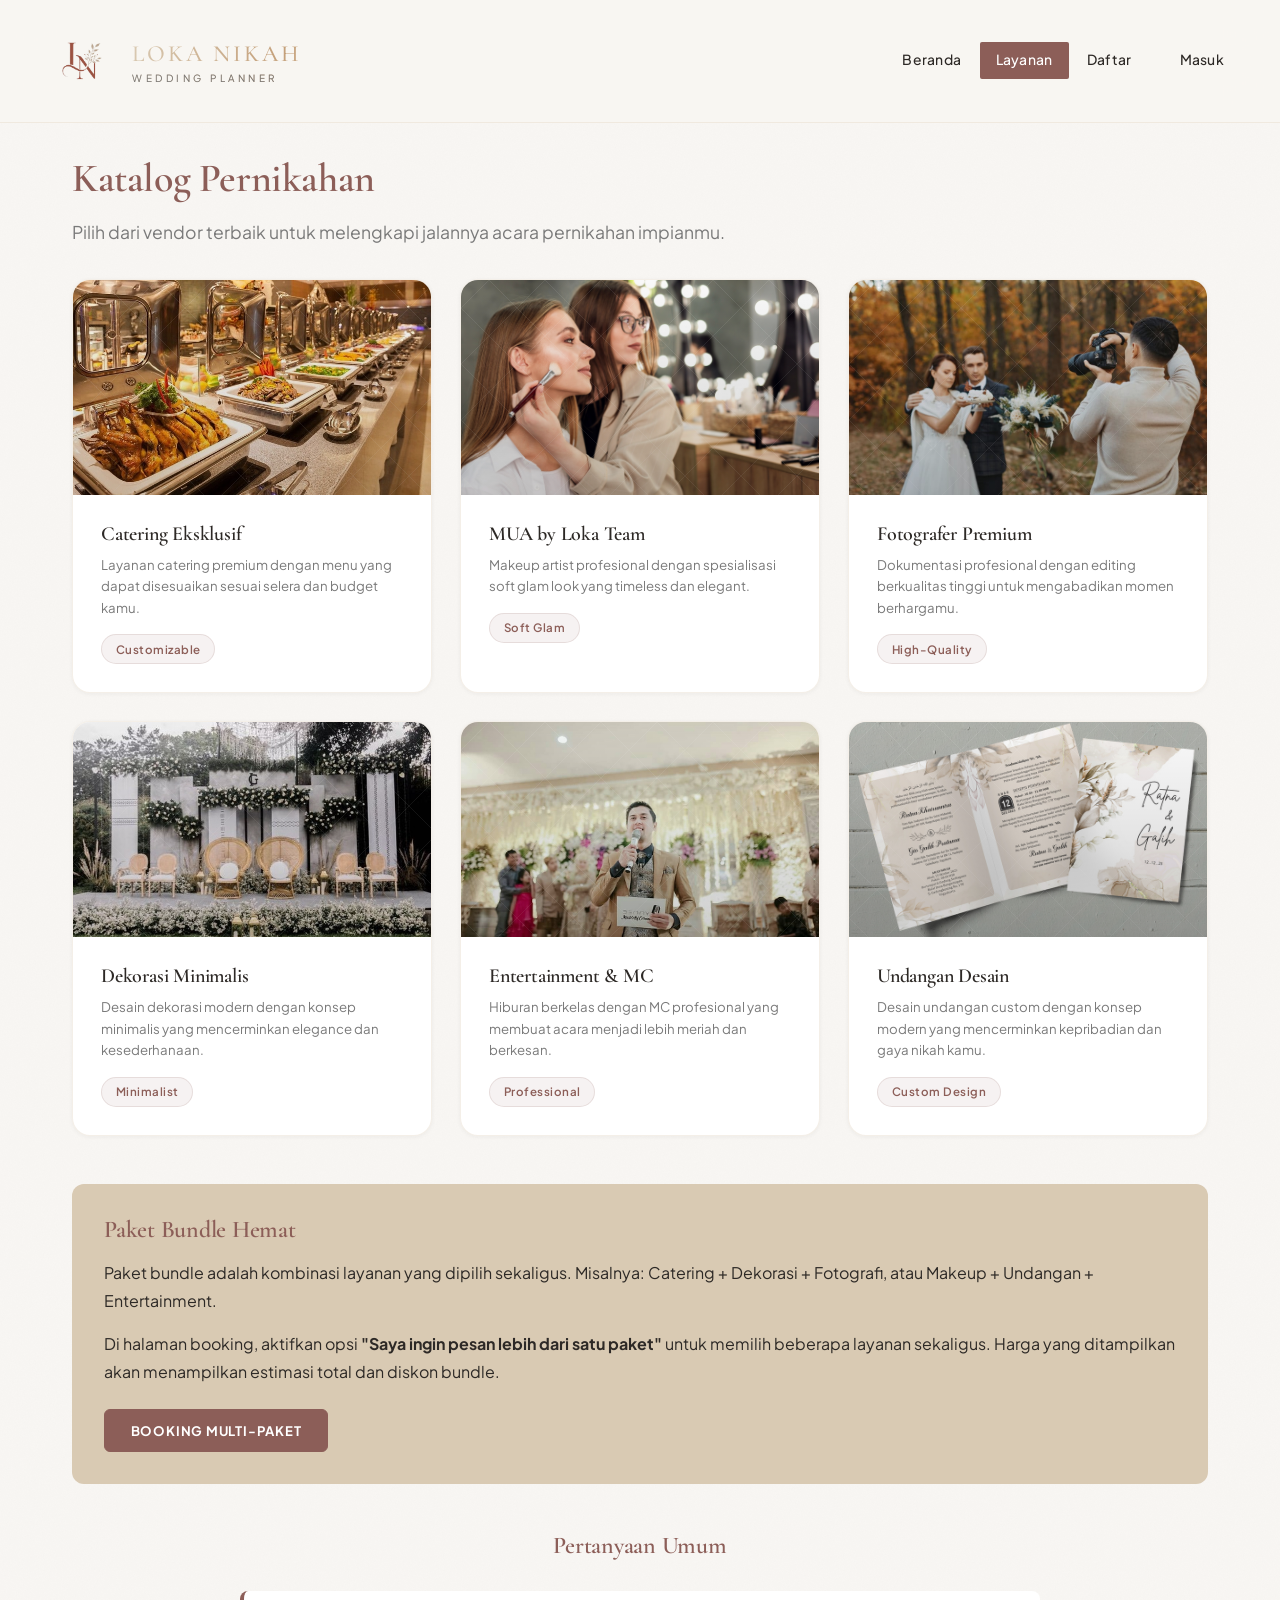
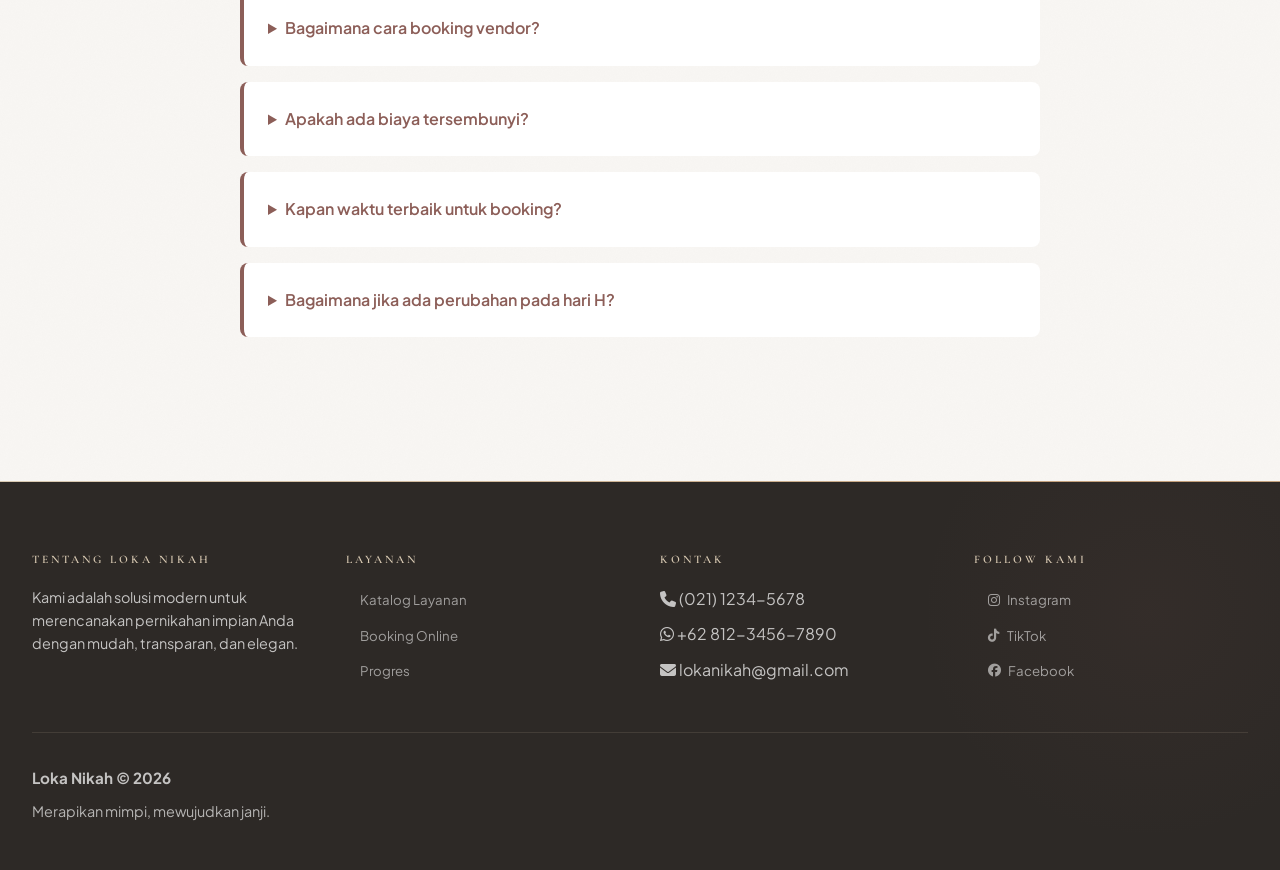
<file: detail-paket.html>
<!DOCTYPE html>
<html lang="id">
<head>
    <meta charset="UTF-8">
    <meta name="viewport" content="width=device-width, initial-scale=1.0">
    <title>LOKA NIKAH - Detail Paket</title>
    <link rel="icon" type="image/png" href="assets/icons/situs.png">
    <link rel="apple-touch-icon" href="assets/icons/situs.png">
    <link href="https://fonts.googleapis.com/css2?family=Cormorant+Garamond:wght@400;500;600;700&family=Plus+Jakarta+Sans:wght@400;500;600;700&display=swap" rel="stylesheet">
    <link rel="stylesheet" href="css/style.css">
    <link rel="stylesheet" href="https://cdnjs.cloudflare.com/ajax/libs/font-awesome/6.5.0/css/all.min.css">
    <link rel="stylesheet" href="https://cdn.jsdelivr.net/npm/bootstrap-icons@1.11.3/font/bootstrap-icons.css">

    <style>
        /* ── PRICE BREAKDOWN PANEL ── */
        .detail-hero {
            display: flex;
            align-items: flex-start;
            gap: 3rem;
            margin-top: 2rem;
            flex-wrap: wrap;
        }

        /* gambar */
        .detail-hero-image {
            flex: 0 0 380px;
            width: 380px;
            height: 300px;
            overflow: hidden;
            border-radius: 24px;
            background: #f5f5f5;
            box-shadow: 0 8px 30px rgba(0,0,0,0.08);
        }

        .detail-hero-image img {
            width: 100%;
            height: 100%;
            object-fit: cover;
            display: block;
        }

        /* teks */
        .detail-content {
            flex: 1;
            min-width: 300px;
        }

        /* responsive HP */
        @media (max-width: 768px) {
            .detail-hero {
                flex-direction: column;
                gap: 1.5rem;
            }

            .detail-hero-image {
                width: 100%;
                height: 250px;
                flex: unset;
            }

            .detail-content {
                width: 100%;
            }
        }
        .price-panel {
            background: var(--light);
            border: 1px solid rgba(140, 94, 88, 0.15);
            border-radius: 16px;
            overflow: hidden;
            margin-top: 2.5rem;
            box-shadow: 0 2px 24px rgba(140,94,88,0.07);
        }
        .price-panel-header {
            background: linear-gradient(135deg, #8C5E58 0%, #a87060 100%);
            color: #fff;
            padding: 1.25rem 1.75rem;
            display: flex;
            align-items: center;
            gap: 0.75rem;
        }
        .price-panel-header h3 {
            margin: 0;
            font-family: 'Cormorant Garamond', serif;
            font-size: 1.3rem;
            font-weight: 600;
            letter-spacing: 0.02em;
        }
        .price-panel-header .pp-icon {
            width: 34px; height: 34px;
            background: rgba(255,255,255,0.18);
            border-radius: 8px;
            display: flex; align-items: center; justify-content: center;
            font-size: 1rem;
            flex-shrink: 0;
        }
        .price-rows {
            padding: 0 1.75rem;
        }
        .price-row {
            display: flex;
            justify-content: space-between;
            align-items: center;
            padding: 0.95rem 0;
            border-bottom: 1px solid rgba(217,202,179,0.3);
            font-size: 0.93rem;
            gap: 1rem;
        }
        .price-row:last-child { border-bottom: none; }
        .price-row-label {
            color: var(--dark);
            display: flex;
            align-items: center;
            gap: 0.6rem;
            flex: 1;
        }
        .price-row-label .dot {
            width: 6px; height: 6px;
            border-radius: 50%;
            background: var(--primary);
            flex-shrink: 0;
            opacity: 0.6;
        }
        .price-row-desc {
            color: var(--text-muted);
            font-size: 0.8rem;
            margin-top: 0.15rem;
        }
        .price-row-amount {
            font-weight: 600;
            color: var(--dark);
            white-space: nowrap;
            font-variant-numeric: tabular-nums;
        }
        .price-row-amount.included {
            color: #5a9e6f;
            font-size: 0.82rem;
            font-weight: 600;
            background: #edf7f1;
            padding: 2px 8px;
            border-radius: 99px;
        }
        .price-total-row {
            display: flex;
            justify-content: space-between;
            align-items: center;
            padding: 1.1rem 1.75rem;
            background: rgba(140,94,88,0.06);
            border-top: 2px solid rgba(140,94,88,0.18);
            margin-top: 0;
        }
        .price-total-label {
            font-weight: 700;
            color: var(--primary);
            font-size: 1rem;
            font-family: 'Plus Jakarta Sans', sans-serif;
        }
        .price-total-amount {
            font-family: 'Cormorant Garamond', serif;
            font-size: 1.7rem;
            font-weight: 700;
            color: var(--primary);
        }
        .price-note {
            padding: 0.8rem 1.75rem 1.25rem;
            font-size: 0.8rem;
            color: var(--text-muted);
            display: flex;
            align-items: center;
            gap: 0.4rem;
        }

        /* ── PAYMENT PLAN STRIP ── */
        .payment-strip {
            margin-top: 1.5rem;
            border: 1px solid rgba(140, 94, 88, 0.15);
            border-radius: 14px;
            overflow: hidden;
        }
        .payment-strip-head {
            display: flex;
            align-items: center;
            justify-content: space-between;
            padding: 0.9rem 1.4rem;
            background: rgba(217,202,179,0.25);
            cursor: pointer;
            user-select: none;
            gap: 1rem;
        }
        .payment-strip-head-left {
            display: flex;
            align-items: center;
            gap: 0.65rem;
        }
        .payment-strip-head-left .ps-icon {
            width: 30px; height: 30px;
            border-radius: 7px;
            background: var(--primary);
            display: flex; align-items: center; justify-content: center;
            color: #fff;
            font-size: 0.8rem;
            flex-shrink: 0;
        }
        .payment-strip-head h4 {
            margin: 0;
            font-size: 0.9rem;
            font-weight: 600;
            color: var(--dark);
        }
        .payment-strip-head .ps-badge {
            font-size: 0.73rem;
            background: var(--primary);
            color: #fff;
            padding: 2px 8px;
            border-radius: 99px;
            font-weight: 600;
            white-space: nowrap;
        }
        .payment-strip-toggle {
            color: var(--primary);
            transition: transform 0.3s ease;
            font-size: 0.85rem;
        }
        .payment-strip-toggle.open { transform: rotate(180deg); }

        .payment-strip-body {
            display: none;
            padding: 1rem 1.4rem 1.25rem;
            background: var(--light);
        }
        .payment-strip-body.open { display: block; }

        .payment-phases {
            display: flex;
            flex-direction: column;
            gap: 0;
        }
        .payment-phase {
            display: flex;
            align-items: stretch;
            gap: 0;
        }
        .phase-connector {
            display: flex;
            flex-direction: column;
            align-items: center;
            width: 36px;
            flex-shrink: 0;
        }
        .phase-node {
            width: 28px; height: 28px;
            border-radius: 50%;
            background: var(--primary);
            color: #fff;
            font-size: 0.72rem;
            font-weight: 700;
            display: flex; align-items: center; justify-content: center;
            flex-shrink: 0;
            margin-top: 0.1rem;
        }
        .phase-line {
            width: 2px;
            flex: 1;
            background: linear-gradient(to bottom, var(--primary) 0%, rgba(140,94,88,0.15) 100%);
            margin: 4px auto 4px;
        }
        .payment-phase:last-child .phase-line { display: none; }
        .phase-content {
            padding: 0 0 1.1rem 0.9rem;
            flex: 1;
        }
        .phase-title {
            font-weight: 700;
            font-size: 0.88rem;
            color: var(--dark);
        }
        .phase-when {
            font-size: 0.78rem;
            color: var(--text-muted);
            margin: 0.15rem 0 0.35rem;
        }
        .phase-amount {
            font-family: 'Cormorant Garamond', serif;
            font-size: 1.15rem;
            font-weight: 700;
            color: var(--primary);
        }
        .phase-pct {
            display: inline-block;
            font-size: 0.72rem;
            font-weight: 600;
            color: var(--primary);
            background: rgba(140,94,88,0.1);
            padding: 1px 7px;
            border-radius: 99px;
            margin-left: 0.4rem;
            vertical-align: middle;
        }
        .phase-desc {
            font-size: 0.78rem;
            color: var(--text-muted);
            margin-top: 0.3rem;
            line-height: 1.5;
        }

        .payment-guarantee {
            display: flex;
            align-items: center;
            gap: 0.5rem;
            margin-top: 0.85rem;
            padding: 0.65rem 0.9rem;
            background: #edf7f1;
            border-radius: 8px;
            font-size: 0.8rem;
            color: #3d7a55;
            font-weight: 600;
        }

        /* ── SPEC TABLE CLEAN ── */
        .spec-table {
            width: 100%;
            border-collapse: collapse;
            font-size: 0.9rem;
        }
        .spec-table tr {
            border-bottom: 1px solid rgba(217,202,179,0.25);
        }
        .spec-table tr:last-child { border-bottom: none; }
        .spec-table td {
            padding: 0.7rem 0.4rem;
            vertical-align: top;
        }
        .spec-table td:first-child {
            color: var(--text-muted);
            font-weight: 500;
            width: 45%;
        }
        .spec-table td:last-child {
            color: var(--dark);
            font-weight: 600;
        }

        /* ── STICKY CTA ── */
        .sticky-cta {
            position: fixed;
            bottom: 0; left: 0; right: 0;
            background: rgba(255,255,255,0.95);
            backdrop-filter: blur(12px);
            border-top: 1px solid rgba(217,202,179,0.4);
            padding: 1rem 1.5rem;
            display: flex;
            align-items: center;
            justify-content: space-between;
            gap: 1rem;
            z-index: 999;
            box-shadow: 0 -4px 24px rgba(0,0,0,0.06);
            transform: translateY(100%);
            transition: transform 0.4s cubic-bezier(0.23,1,0.32,1);
        }
        .sticky-cta.visible { transform: translateY(0); }
        .sticky-cta-price {
            display: flex;
            flex-direction: column;
        }
        .sticky-cta-price .scp-label {
            font-size: 0.75rem;
            color: var(--text-muted);
            font-weight: 500;
        }
        .sticky-cta-price .scp-amount {
            font-family: 'Cormorant Garamond', serif;
            font-size: 1.4rem;
            font-weight: 700;
            color: var(--primary);
            line-height: 1.1;
        }
        body { padding-bottom: 90px; }
    </style>
</head>
<body>
    <!-- Header -->
    <header>
        <div class="header-container">
            <div class="logo-wrapper">
                <img src="assets/icons/logo.png" alt="LOKA NIKAH Logo" class="logo-img">
                <div class="logo">
                    LOKA NIKAH
                    <div class="logo-subtitle">Wedding Planner</div>
                </div>
            </div>
            <button class="nav-toggle" id="navToggle" aria-label="Toggle navigation" aria-expanded="false">
                <span></span><span></span><span></span>
            </button>
            <nav>
                <a href="index.html" class="active">Beranda</a>
                <a href="paket.html">Layanan</a>
                <div id="authLinks" style="display: flex; gap: 1rem;">
                    <a href="register.html">Daftar</a>
                    <a href="login.html">Masuk</a>
                </div>
                <div id="userMenu" style="display: none; gap: 1rem;">
                    <a href="booking.html">Booking</a>
                    <a href="tracking.html">Progres</a>
                    <a href="#" onclick="handleLogout(event)">Logout</a>
                    <span id="userNameDisplay"></span>
                </div>
            </nav>
        </div>
    </header>

    <main>
        <div class="container">
            <div id="detail-content">
                <div class="loading"><div class="spinner"></div></div>
            </div>
            <div id="relatedVendors" style="margin-top: 4rem;"></div>
        </div>
    </main>

    <!-- Sticky CTA bar -->
    <div class="sticky-cta" id="stickyCta">
        <div class="sticky-cta-price">
            <span class="scp-label">Estimasi mulai dari</span>
            <span class="scp-amount" id="stickyPrice">—</span>
        </div>
        <a href="#" id="stickyBookBtn" class="btn btn-primary" style="white-space:nowrap;">Pesan Sekarang</a>
    </div>

    <!-- Footer -->
    <footer>
        <div class="footer-content">
            <div class="footer-section">
                <h4>Tentang Loka Nikah</h4>
                <p style="font-size: 0.9rem; line-height: 1.6;">Kami adalah solusi modern untuk merencanakan pernikahan impian Anda dengan mudah, transparan, dan elegan.</p>
            </div>
            <div class="footer-section">
                <h4>Layanan</h4>
                <ul>
                    <li><a href="paket.html">Katalog Layanan</a></li>
                    <li><a href="booking.html">Booking Online</a></li>
                    <li><a href="tracking.html">Progres</a></li>
                </ul>
            </div>
            <div class="footer-section">
                <h4>Kontak</h4>
                <ul>
                    <li><i class="fa-solid fa-phone"></i> (021) 1234-5678</li>
                    <li><i class="fa-brands fa-whatsapp"></i> +62 812-3456-7890</li>
                    <li><i class="fa-solid fa-envelope"></i> lokanikah@gmail.com</li>
                </ul>
            </div>
            <div class="footer-section">
                <h4>Follow Kami</h4>
                <ul>
                    <li><a href="#"><i class="fa-brands fa-instagram"></i> Instagram</a></li>
                    <li><a href="#"><i class="fa-brands fa-tiktok"></i> TikTok</a></li>
                    <li><a href="#"><i class="fa-brands fa-facebook"></i> Facebook</a></li>
                </ul>
            </div>
        </div>
        <div class="footer-divider"></div>
        <p><strong>Loka Nikah © 2026</strong></p>
        <p style="font-size: 0.9rem; margin-top: 0.5rem; opacity: 0.9;">Merapikan mimpi, mewujudkan janji.</p>
    </footer>

    <script src="js/main.js"></script>
    <script src="js/auth.js"></script>
    <script>
        /* ── Harga transparan per vendor ── */
        const vendorPricing = {
            catering: {
                base: 250000,
                unit: '/pax',
                baseLabel: 'Harga dasar per pax (min. 100 pax)',
                rows: [
                    { label: 'Menu Makanan & Minuman', desc: 'Nasi, lauk, dessert, minuman', amount: 'Rp 200.000/pax' },
                    { label: 'Presentasi & Prasmanan', desc: 'Setup meja, dekorasi makanan', amount: 'Rp 25.000/pax' },
                    { label: 'Staff Pelayanan', desc: '1 staff per 30 tamu', amount: 'Rp 15.000/pax' },
                    { label: 'Peralatan Makan', desc: 'Piring, gelas, sendok premium', amount: 'Rp 10.000/pax' },
                    { label: 'Packaging & Cleaners', desc: 'Bersih-bersih pasca acara', amount: 'Included', included: true }
                ],
                totalFrom: 'Rp 250.000/pax',
                totalNote: 'Estimasi 100 pax ≈ Rp 25.000.000',
                phases: [
                    { title: 'Uang Muka (DP)', when: 'Saat booking dikonfirmasi', pct: 30, desc: 'Mengamankan tanggal dan vendor Anda.' },
                    { title: 'Pelunasan 1', when: 'H-30 sebelum acara', pct: 40, desc: 'Setelah fitting & konsultasi menu selesai.' },
                    { title: 'Pelunasan Akhir', when: 'H-7 sebelum acara', pct: 30, desc: 'Final konfirmasi jumlah tamu dan menu.' }
                ]
            },
            makeup: {
                base: 500000,
                unit: '/orang',
                baseLabel: 'Per sesi makeup (pengantin utama)',
                rows: [
                    { label: 'Makeup Pengantin', desc: 'Soft Glam full face, lasting 12 jam', amount: 'Rp 350.000/orang' },
                    { label: 'Styling Rambut', desc: 'Sanggul, curling, atau updo', amount: 'Rp 100.000/orang' },
                    { label: 'Produk Premium', desc: 'MAC, NARS, Charlotte Tilbury', amount: 'Rp 50.000/orang' },
                    { label: 'Touch-up Kit', desc: 'Kit sentuhan ulang sepanjang acara', amount: 'Included', included: true },
                    { label: 'Makeup Trial (1x)', desc: 'Sebelum hari-H, full look', amount: 'Included', included: true }
                ],
                totalFrom: 'Rp 500.000/orang',
                totalNote: 'Paket pengantin berdua mulai Rp 1.000.000',
                phases: [
                    { title: 'Uang Muka (DP)', when: 'Saat booking dikonfirmasi', pct: 50, desc: 'Mengamankan slot MUA untuk tanggal Anda.' },
                    { title: 'Pelunasan', when: 'H-7 sebelum acara', pct: 50, desc: 'Setelah sesi trial selesai dilakukan.' }
                ]
            },
            fotografi: {
                base: 8000000,
                unit: '',
                baseLabel: 'Paket dasar dokumentasi (8 jam)',
                rows: [
                    { label: '2 Fotografer Profesional', desc: 'Coverage dari kedua sudut', amount: 'Rp 5.000.000' },
                    { label: 'Editing 500+ Foto', desc: 'Color grading & retouching premium', amount: 'Rp 1.500.000' },
                    { label: 'Album Hardcover', desc: '30×30cm, 40 halaman', amount: 'Rp 1.000.000' },
                    { label: 'Galeri Online', desc: 'Link pribadi untuk tamu', amount: 'Included', included: true },
                    { label: 'File Hi-Res', desc: 'Flash drive + cloud storage', amount: 'Included', included: true }
                ],
                totalFrom: 'Rp 8.000.000',
                totalNote: '+ Rp 2.000.000 untuk tambah videografer',
                phases: [
                    { title: 'Uang Muka (DP)', when: 'Saat booking dikonfirmasi', pct: 40, desc: 'Blok tanggal & tim fotografer.' },
                    { title: 'Pelunasan 1', when: 'H-14 sebelum acara', pct: 30, desc: 'Setelah sesi pre-wedding (jika ada).' },
                    { title: 'Pelunasan Akhir', when: 'H-3 sebelum acara', pct: 30, desc: 'Final brief dan rundown acara.' }
                ]
            },
            dekorasi: {
                base: 3000000,
                unit: '',
                baseLabel: 'Paket dekorasi minimalis dasar',
                rows: [
                    { label: 'Backdrop & Arch', desc: 'Custom ukuran sesuai venue', amount: 'Rp 1.200.000' },
                    { label: 'Floral Arrangement', desc: 'Bunga segar atau artificial', amount: 'Rp 800.000' },
                    { label: 'Meja & Kursi Dressing', desc: 'Runner, centerpiece, chair sash', amount: 'Rp 600.000' },
                    { label: 'Lighting Tambahan', desc: 'Fairy lights, spotlights', amount: 'Rp 400.000' },
                    { label: 'Setup & Breakdown', desc: '2-3 jam sebelum & setelah acara', amount: 'Included', included: true }
                ],
                totalFrom: 'Rp 3.000.000',
                totalNote: 'Disesuaikan luas venue & konsep',
                phases: [
                    { title: 'Uang Muka (DP)', when: 'Saat booking dikonfirmasi', pct: 35, desc: 'Booking slot tim dekorasi.' },
                    { title: 'Pelunasan 1', when: 'H-21 sebelum acara', pct: 35, desc: 'Setelah approval desain final.' },
                    { title: 'Pelunasan Akhir', when: 'H-3 sebelum acara', pct: 30, desc: 'Konfirmasi material & ukuran.' }
                ]
            },
            entertainment: {
                base: 2000000,
                unit: '',
                baseLabel: 'Paket MC + Sound System (4 jam)',
                rows: [
                    { label: 'MC Profesional', desc: '1 MC bilingual (Ind/Eng)', amount: 'Rp 1.000.000' },
                    { label: 'Sound System', desc: 'Wireless mic, speaker, mixer', amount: 'Rp 600.000' },
                    { label: 'Playlist Curated', desc: 'Background & sesi hiburan', amount: 'Rp 200.000' },
                    { label: 'Koordinasi Rundown', desc: 'Briefing H-7 dengan couple', amount: 'Rp 200.000' },
                    { label: 'Overtime 1 jam pertama', desc: 'Jika acara melebihi durasi', amount: 'Rp 500.000/jam' }
                ],
                totalFrom: 'Rp 2.000.000',
                totalNote: '+ Live Band ab Rp 5.000.000 / DJ ab Rp 3.000.000',
                phases: [
                    { title: 'Uang Muka (DP)', when: 'Saat booking dikonfirmasi', pct: 50, desc: 'Blok jadwal MC & tim.' },
                    { title: 'Pelunasan', when: 'H-7 sebelum acara', pct: 50, desc: 'Setelah briefing rundown final.' }
                ]
            },
            undangan: {
                base: 1500000,
                unit: '',
                baseLabel: 'Paket desain undangan custom',
                rows: [
                    { label: 'Desain Custom', desc: 'Konsep & layout dari nol', amount: 'Rp 500.000' },
                    { label: 'Revisi Unlimited', desc: 'Sampai Anda puas', amount: 'Included', included: true },
                    { label: 'File Siap Cetak (PDF)', desc: 'Resolusi tinggi, CMYK', amount: 'Rp 300.000' },
                    { label: 'Versi Digital (Web)', desc: 'Link undangan online interaktif', amount: 'Rp 400.000' },
                    { label: 'Cetak Fisik 100 lembar', desc: 'Kertas premium 300gsm', amount: 'Rp 300.000' }
                ],
                totalFrom: 'Rp 1.500.000',
                totalNote: 'Cetak tambahan Rp 2.500/lembar',
                phases: [
                    { title: 'Uang Muka (DP)', when: 'Saat order dikonfirmasi', pct: 50, desc: 'Mulai proses desain.' },
                    { title: 'Pelunasan', when: 'Setelah approval desain final', pct: 50, desc: 'Sebelum masuk produksi cetak.' }
                ]
            }
        };

        function formatRp(num) {
            return 'Rp ' + num.toLocaleString('id-ID');
        }

        function calcPhaseAmount(total, pct) {
            return formatRp(Math.round(total * pct / 100));
        }

        function getEstBase(vendorId) {
            const p = vendorPricing[vendorId];
            if (!p) return null;
            return p.base;
        }

        /* ── Build pricing section HTML ── */
        function buildPricingSection(vendorId) {
            const p = vendorPricing[vendorId];
            if (!p) return '';

            const baseNum = p.base;
            const baseFmt = formatRp(baseNum);

            const rowsHTML = p.rows.map(r => `
                <div class="price-row">
                    <div class="price-row-label">
                        <span class="dot"></span>
                        <div>
                            <div>${r.label}</div>
                            ${r.desc ? `<div class="price-row-desc">${r.desc}</div>` : ''}
                        </div>
                    </div>
                    <span class="price-row-amount${r.included ? ' included' : ''}">${r.amount}</span>
                </div>
            `).join('');

            const phasesHTML = p.phases.map((ph, i) => {
                const phAmt = calcPhaseAmount(baseNum, ph.pct);
                return `
                    <div class="payment-phase">
                        <div class="phase-connector">
                            <div class="phase-node">${i + 1}</div>
                            <div class="phase-line"></div>
                        </div>
                        <div class="phase-content">
                            <div class="phase-title">${ph.title} <span class="phase-pct">${ph.pct}%</span></div>
                            <div class="phase-when">${ph.when}</div>
                            <div class="phase-amount">${phAmt}</div>
                            <div class="phase-desc">${ph.desc}</div>
                        </div>
                    </div>
                `;
            }).join('');

            return `
                <!-- Transparent Price Breakdown -->
                <div class="price-panel" data-animate>
                    <div class="price-panel-header">
                        <div class="pp-icon"><i class="bi bi-cash-stack"></i></div>
                        <h3>Rincian Biaya Transparan</h3>
                    </div>
                    <div class="price-rows">
                        ${rowsHTML}
                    </div>
                    <div class="price-total-row">
                        <span class="price-total-label">Estimasi Total Mulai Dari</span>
                        <span class="price-total-amount">${p.totalFrom}</span>
                    </div>
                    <div class="price-note">
                        <i class="fa-solid fa-circle-info" style="color:var(--primary);"></i>
                        ${p.totalNote} · Harga final dikonfirmasi saat konsultasi
                    </div>
                </div>

                <!-- Payment Plan Strip -->
                <div class="payment-strip" data-animate>
                    <div class="payment-strip-head" id="paymentStripHead" onclick="togglePaymentStrip()">
                        <div class="payment-strip-head-left">
                            <div class="ps-icon"><i class="bi bi-credit-card-2-front"></i></div>
                            <h4>Skema Pembayaran Bertahap</h4>
                        </div>
                        <div style="display:flex;align-items:center;gap:0.75rem;">
                            <span class="ps-badge">${p.phases.length}× cicilan</span>
                            <i class="bi bi-chevron-down payment-strip-toggle" id="stripToggleIcon"></i>
                        </div>
                    </div>
                    <div class="payment-strip-body" id="paymentStripBody">
                        <div class="payment-phases">
                            ${phasesHTML}
                        </div>
                        <div class="payment-guarantee">
                            <i class="fa-solid fa-shield-halved"></i>
                            Pembayaran aman · Refund policy berlaku sesuai S&K
                        </div>
                    </div>
                </div>
            `;
        }

        function togglePaymentStrip() {
            const body = document.getElementById('paymentStripBody');
            const icon = document.getElementById('stripToggleIcon');
            body.classList.toggle('open');
            icon.classList.toggle('open');
        }

        /* ── Override loadVendorDetail to inject pricing ── */
        function loadVendorDetail(vendorId) {
            const vendor = vendorDatabase[vendorId];
            if (!vendor) return;

            const container = document.getElementById('detail-content');
            if (!container) return;

            const featuresHTML = vendor.features
                .map((f, i) => `
                    <li style="
                        display:flex; align-items:flex-start; gap:0.75rem;
                        padding:0.65rem 0;
                        border-bottom: 1px solid rgba(217,202,179,0.25);
                        animation: slideUp 0.5s ${i * 0.08}s cubic-bezier(0.23,1,0.32,1) both;
                    ">
                        <span style="
                            color:var(--primary); font-weight:700; flex-shrink:0;
                            width:18px; height:18px; border:1.5px solid var(--primary);
                            border-radius:50%; display:flex; align-items:center;
                            justify-content:center; font-size:0.6rem; margin-top:2px;
                        "><i class="bi bi-check" style="font-size:0.5rem;"></i></span>
                        <span style="color:var(--dark); font-size:0.95rem;">${f}</span>
                    </li>
                `).join('');

            const specsHTML = Object.entries(vendor.specs)
                .map(([key, value]) => `
                    <tr>
                        <td>${key}</td>
                        <td>${value}</td>
                    </tr>
                `).join('');

            const pricingHTML = buildPricingSection(vendorId);

            container.innerHTML = `
                <a href="paket.html" class="btn btn-secondary btn-small" style="margin-bottom:2rem;">← Kembali ke Layanan</a>

                <div class="detail-hero slide-up">
                    <div class="detail-hero-image">
                        ${vendor.image ? `<img src="${vendor.image}" alt="${vendor.title}" loading="lazy">` : `<div class="detail-hero-fallback"><i class="bi bi-image"></i></div>`}
                        <span class="detail-hero-tag">${vendor.category}</span>
                    </div>
                    <div class="detail-content">
                        <div class="detail-info">
                            <span class="text-label" style="color:var(--text-muted); display:block; margin-bottom:0.4rem;">${vendor.category}</span>
                            <h2>${vendor.title}</h2>
                            <p style="font-family:'Cormorant Garamond',serif; font-size:1.6rem; color:var(--primary); font-weight:600; margin-top:0.5rem;">${vendor.price}</p>
                            <p style="margin-top:1.25rem; color:var(--dark); line-height:1.75;">${vendor.fullDescription}</p>
                        </div>
                        <div class="detail-specs">
                            <h3 style="color:var(--primary); margin-bottom:1.25rem; font-family:'Cormorant Garamond',serif; font-size:1.4rem;">Spesifikasi Layanan</h3>
                            <table class="spec-table">
                                ${specsHTML}
                            </table>
                        </div>
                    </div>
                </div>

                <div style="margin-top:2rem;">
                    <h3 style="color:var(--dark); margin-bottom:0.25rem; font-size:1.4rem;">Fitur Unggulan</h3>
                    <p style="color:var(--text-muted); font-size:var(--fs-sm); margin-bottom:1.25rem; letter-spacing:0.02em;">Yang membuat layanan ini berbeda</p>
                    <ul style="list-style:none;">
                        ${featuresHTML}
                    </ul>
                </div>

                ${pricingHTML}

                <div style="text-align:center; margin-top:2.5rem; padding-top:2rem; border-top:1px solid rgba(217,202,179,0.3);">
                    <p style="color:var(--text-muted); font-size:0.85rem; margin-bottom:1rem;">Harga akan dikonfirmasi final setelah sesi konsultasi gratis</p>
                    <a href="booking.html?paket=${vendorId}" class="btn btn-primary" style="font-size:1rem; padding:0.9rem 2.5rem;">Pesan Layanan Ini</a>
                </div>
            `;

            /* Sticky CTA */
            const base = getEstBase(vendorId);
            if (base) {
                document.getElementById('stickyPrice').textContent = vendorPricing[vendorId].totalFrom;
            }
            document.getElementById('stickyBookBtn').href = `booking.html?paket=${vendorId}`;

            /* Show sticky bar when scrolled past hero */
            const stickyCta = document.getElementById('stickyCta');
            const observer = new IntersectionObserver(entries => {
                entries.forEach(e => {
                    stickyCta.classList.toggle('visible', !e.isIntersecting);
                });
            }, { threshold: 0 });
            observer.observe(document.querySelector('.detail-hero') || document.querySelector('h2'));
        }

        /* ── URL routing (same as original) ── */
        function getVendorFromURL() {
            return new URLSearchParams(window.location.search).get('vendor');
        }

        window.addEventListener('DOMContentLoaded', () => {
            const vendorId = getVendorFromURL();
            if (vendorId) {
                loadVendorDetail(vendorId);
                loadRelatedVendors(vendorId);
            } else {
                window.location.href = 'paket.html';
            }
        });

        function loadRelatedVendors(currentVendorId) {
            const allVendors = getAllVendors();
            const related = allVendors.filter(v => v.id !== currentVendorId).slice(0, 3);
            if (related.length === 0) return;
            const container = document.getElementById('relatedVendors');
            let html = `<h2 style="font-size:2rem; color:var(--primary); margin-bottom:2rem;">Layanan Terkait</h2><div class="grid grid-3">`;
            related.forEach(vendor => {
                html += `
                    <a href="detail-paket.html?vendor=${vendor.id}" class="vendor-card">
                        <div class="vendor-image">${vendor.image ? `<img src="${vendor.image}" alt="${vendor.title}" loading="lazy">` : `<i class="bi bi-image"></i>`}</div>
                        <div class="vendor-info">
                            <h3>${vendor.title}</h3>
                            <p>${vendor.description.substring(0, 80)}...</p>
                            <span class="vendor-badge">${vendor.category}</span>
                        </div>
                    </a>
                `;
            });
            html += '</div>';
            container.innerHTML = html;
        }

        function handleLogout(e) {
            e.preventDefault();
            if (confirm('Apakah Anda yakin ingin logout?')) {
                lokaAuth.logout();
                updateNavbarUser();
                showAlert('Logout berhasil!', 'success');
                setTimeout(() => { window.location.href = 'index.html'; }, 1500);
            }
        }
    </script>
</body>
</html>
</file>
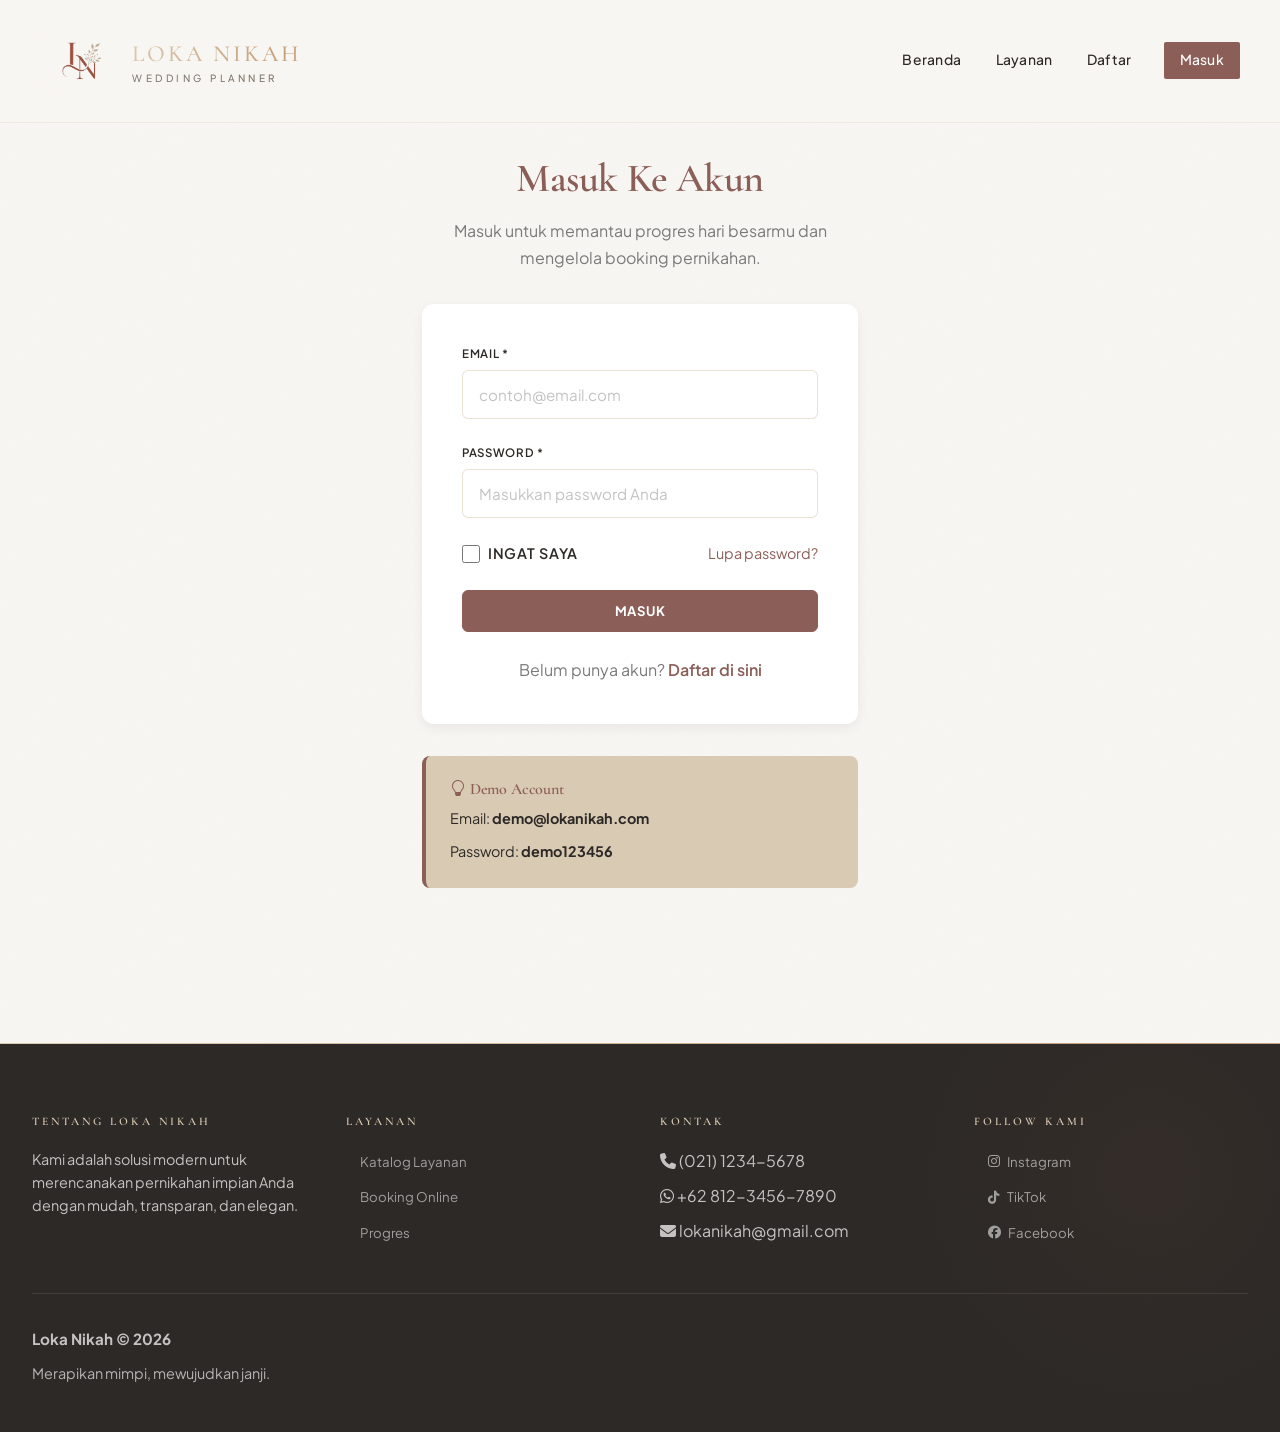
<file: login.html>
<!DOCTYPE html>
<html lang="id">
<head>
    <meta charset="UTF-8">
    <meta name="viewport" content="width=device-width, initial-scale=1.0">

    <title>LOKA NIKAH - Solusi Modern untuk Hari Sakral Anda</title>

    <!-- Logo / Favicon -->
    <link rel="icon" type="image/png" href="assets//icons/situs.png">
    <link rel="apple-touch-icon" href="assets//icons/situs.png">

    <!-- Fonts -->
    <link href="https://fonts.googleapis.com/css2?family=Cormorant+Garamond:wght@400;500;600;700&family=Plus+Jakarta+Sans:wght@400;500;600;700&display=swap" rel="stylesheet">

    <!-- CSS -->
    <link rel="stylesheet" href="css/style.css">

    <!-- Icons -->
    <link rel="stylesheet" href="https://cdnjs.cloudflare.com/ajax/libs/font-awesome/6.5.0/css/all.min.css">
    <link rel="stylesheet" href="https://cdn.jsdelivr.net/npm/bootstrap-icons@1.11.3/font/bootstrap-icons.css">
</head>
<body>
    <!-- Header -->
    <header>
        <div class="header-container">
            <div class="logo-wrapper">
                <img src="assets/icons/logo.png" alt="LOKA NIKAH Logo" class="logo-img">

                <div class="logo">
                    LOKA NIKAH
                    <div class="logo-subtitle">Wedding Planner</div>
                </div>
            </div>
            <button 
                class="nav-toggle" 
                id="navToggle"
                aria-label="Toggle navigation"
                aria-expanded="false">
                
                <span></span>
                <span></span>
                <span></span>
            </button>
        
            <nav>
                <a href="index.html" class="active">Beranda</a>
                <a href="paket.html">Layanan</a>
                <div id="authLinks" style="display: flex; gap: 1rem;">
                    <a href="register.html">Daftar</a>
                    <a href="login.html">Masuk</a>
                </div>
                <div id="userMenu" style="display: none; gap: 1rem;">
                    <a href="booking.html">Booking</a>
                    <a href="tracking.html">Progres</a>
                    <a href="#" onclick="handleLogout(event)">Logout</a>
                    <span id="userNameDisplay"></span>
                </div>
            </nav>
        </div>
    </header>

    <main>
        <div class="container-sm">
            <h1 class="page-title">Masuk Ke Akun</h1>
            <p class="page-subtitle">Masuk untuk memantau progres hari besarmu dan mengelola booking pernikahan.</p>

            <div class="form-container">
                <form id="loginForm">
                    <div class="form-group">
                        <label for="login-email">Email *</label>
                        <input type="email" id="login-email" name="email" placeholder="contoh@email.com" required>
                    </div>

                    <div class="form-group">
                        <label for="login-password">Password *</label>
                        <input type="password" id="login-password" name="password" placeholder="Masukkan password Anda" required>
                    </div>

                    <div style="display: flex; justify-content: space-between; align-items: center; margin-bottom: 1.5rem;">
                        <label style="display: flex; align-items: center; margin: 0;">
                            <input type="checkbox" id="login-remember" name="remember" style="margin-right: 0.5rem;">
                            <span style="font-size: 0.9rem;">Ingat saya</span>
                        </label>
                        <a href="#" style="color: var(--primary); font-size: 0.9rem;">Lupa password?</a>
                    </div>

                    <button type="submit" class="btn btn-primary btn-block">Masuk</button>
                </form>

                <p style="text-align: center; margin-top: 1.5rem; color: var(--text-muted);">
                    Belum punya akun? <a href="register.html" style="color: var(--primary); font-weight: 600; text-decoration: none;">Daftar di sini</a>
                </p>
            </div>

            <!-- Demo Account -->
            <div class="info-box">
                <h4><i class="bi bi-lightbulb"></i> Demo Account</h4>
                <p>
                    Email: <strong>demo@lokanikah.com</strong>
                </p>
                <p>
                    Password: <strong>demo123456</strong>
                </p>
            </div>
        </div>
    </main>

    <!-- Footer -->
    <footer>
        <div class="footer-content">
            <div class="footer-section">
                <h4>Tentang Loka Nikah</h4>
                <p style="font-size: 0.9rem; line-height: 1.6;">
                    Kami adalah solusi modern untuk merencanakan pernikahan impian Anda dengan mudah, transparan, dan elegan.
                </p>
            </div>

            <div class="footer-section">
                <h4>Layanan</h4>
                <ul>
                    <li><a href="paket.html">Katalog Layanan</a></li>
                    <li><a href="booking.html">Booking Online</a></li>
                    <li><a href="tracking.html">Progres</a></li>
                </ul>
            </div>

            <div class="footer-section">
                <h4>Kontak</h4>
                <ul>
                    <li>
                        <i class="fa-solid fa-phone"></i>
                        (021) 1234-5678
                    </li>

                    <li>
                        <i class="fa-brands fa-whatsapp"></i>
                        +62 812-3456-7890
                    </li>

                    <li>
                        <i class="fa-solid fa-envelope"></i>
                        lokanikah@gmail.com
                    </li>
                </ul>
            </div>

            <div class="footer-section">
                <h4>Follow Kami</h4>

                <ul>
                    <li>
                        <a href="#">
                            <i class="fa-brands fa-instagram"></i>
                            Instagram
                        </a>
                    </li>

                    <li>
                        <a href="#">
                            <i class="fa-brands fa-tiktok"></i>
                            TikTok
                        </a>
                    </li>

                    <li>
                        <a href="#">
                            <i class="fa-brands fa-facebook"></i>
                            Facebook
                        </a>
                    </li>
                </ul>
            </div>
        </div>

        <div class="footer-divider"></div>

        <p><strong>Loka Nikah © 2026</strong></p>

        <p style="font-size: 0.9rem; margin-top: 0.5rem; opacity: 0.9;">
            Merapikan mimpi, mewujudkan janji.
        </p>
    </footer>

    <script src="js/main.js"></script>
    <script src="js/auth.js"></script>
    <script src="js/form-handlers.js"></script>
</body>
</html>
</file>
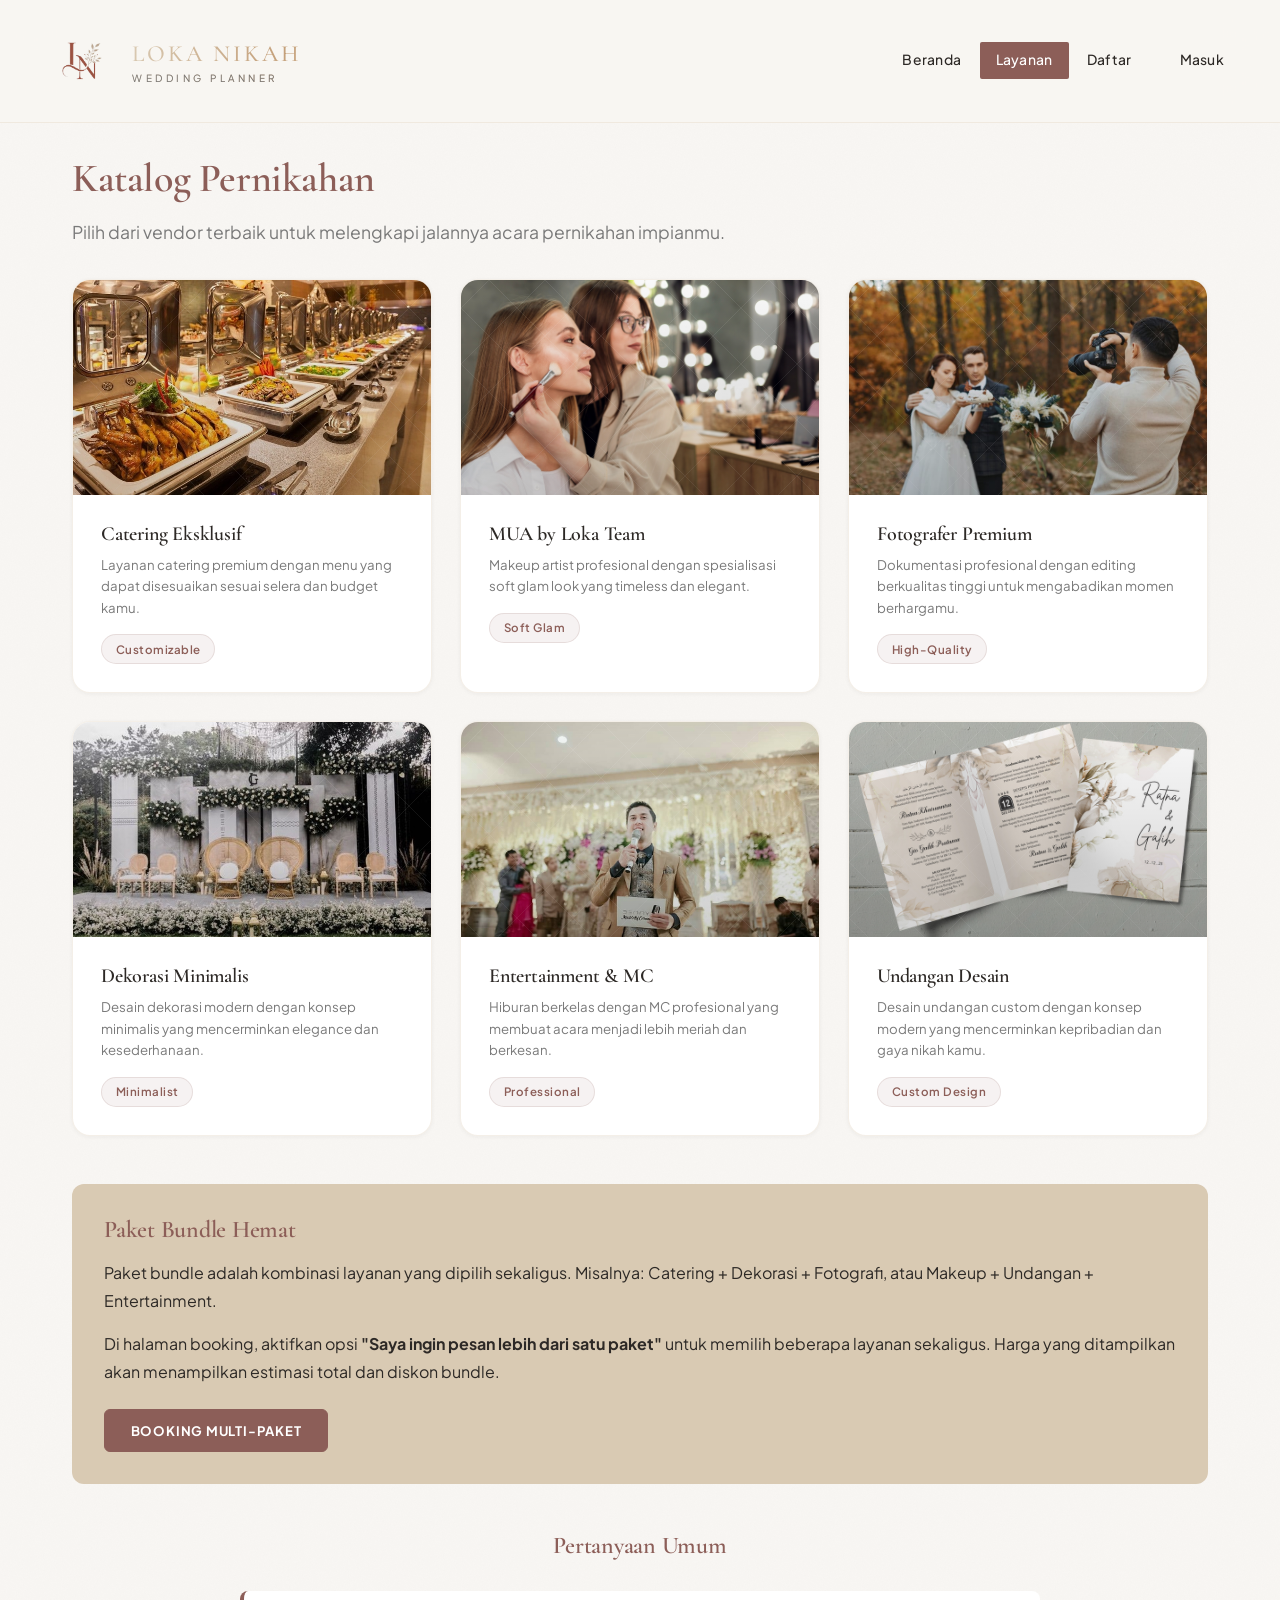
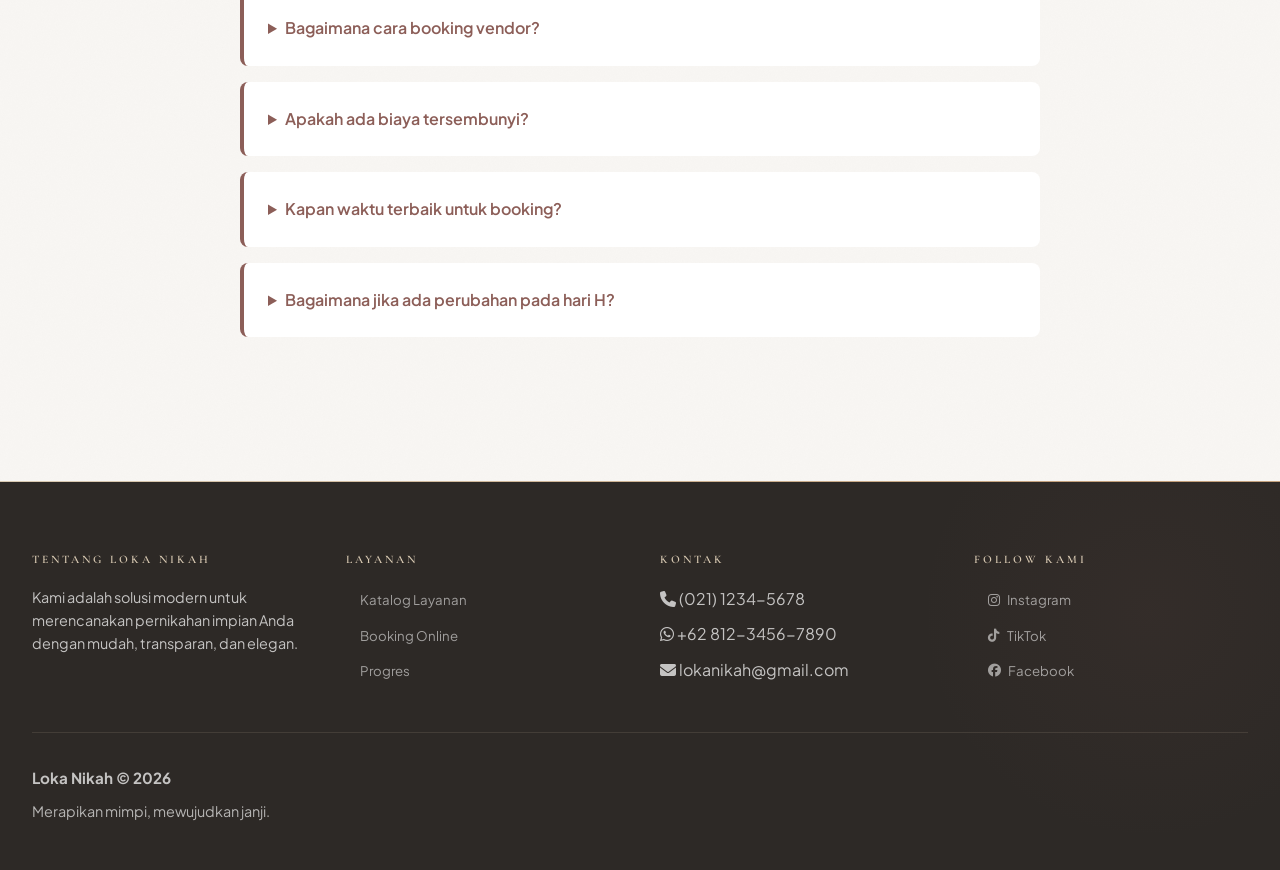
<file: paket.html>
<!DOCTYPE html>
<html lang="id">
<head>
    <meta charset="UTF-8">
    <meta name="viewport" content="width=device-width, initial-scale=1.0">

    <title>LOKA NIKAH - Solusi Modern untuk Hari Sakral Anda</title>

    <!-- Logo / Favicon -->
    <link rel="icon" type="image/png" href="assets//icons/situs.png">
    <link rel="apple-touch-icon" href="assets//icons/situs.png">

    <!-- Fonts -->
    <link href="https://fonts.googleapis.com/css2?family=Cormorant+Garamond:wght@400;500;600;700&family=Plus+Jakarta+Sans:wght@400;500;600;700&display=swap" rel="stylesheet">

    <!-- CSS -->
    <link rel="stylesheet" href="css/style.css">

    <!-- Icons -->
    <link rel="stylesheet" href="https://cdnjs.cloudflare.com/ajax/libs/font-awesome/6.5.0/css/all.min.css">
    <link rel="stylesheet" href="https://cdn.jsdelivr.net/npm/bootstrap-icons@1.11.3/font/bootstrap-icons.css">
</head>
<body>
    <!-- Header -->
    <header>
        <div class="header-container">
            <div class="logo-wrapper">
                <img src="assets/icons/logo.png" alt="LOKA NIKAH Logo" class="logo-img">

                <div class="logo">
                    LOKA NIKAH
                    <div class="logo-subtitle">Wedding Planner</div>
                </div>
            </div>
            <button 
                class="nav-toggle" 
                id="navToggle"
                aria-label="Toggle navigation"
                aria-expanded="false">
                
                <span></span>
                <span></span>
                <span></span>
            </button>
        
            <nav>
                <a href="index.html" class="active">Beranda</a>
                <a href="paket.html">Layanan</a>
                <div id="authLinks" style="display: flex; gap: 1rem;">
                    <a href="register.html">Daftar</a>
                    <a href="login.html">Masuk</a>
                </div>
                <div id="userMenu" style="display: none; gap: 1rem;">
                    <a href="booking.html">Booking</a>
                    <a href="tracking.html">Progres</a>
                    <a href="#" onclick="handleLogout(event)">Logout</a>
                    <span id="userNameDisplay"></span>
                </div>
            </nav>
        </div>
    </header>

    <main>
        <div class="container">
            <h1 style="font-family: 'Cormorant Garamond', serif; font-size: 2.5rem; color: var(--primary); margin-bottom: 1rem;">Katalog Pernikahan</h1>
            <p class="text-muted" style="margin-bottom: 2rem; font-size: 1.1rem;">Pilih dari vendor terbaik untuk melengkapi jalannya acara pernikahan impianmu.</p>
            

        
            <div class="grid grid-2">

                <!-- Catering -->
                <a href="detail-paket.html?vendor=catering" class="vendor-card" data-animate data-magnetic>

                    <div class="vendor-image">
                        <img src="assets/images/catering.jpeg" alt="Catering Eksklusif">
                    </div>

                    <div class="vendor-info">
                        <h3>Catering Eksklusif</h3>
                        <p>
                            Layanan catering premium dengan menu yang dapat disesuaikan
                            sesuai selera dan budget kamu.
                        </p>
                        <span class="vendor-badge">Customizable</span>
                    </div>

                </a>

                <!-- Makeup -->
                <a href="detail-paket.html?vendor=makeup" class="vendor-card" data-animate>

                    <div class="vendor-image">
                        <img src="assets/images/makeup.jpeg" alt="MUA by Loka Team">
                    </div>

                    <div class="vendor-info">
                        <h3>MUA by Loka Team</h3>
                        <p>
                            Makeup artist profesional dengan spesialisasi soft glam look
                            yang timeless dan elegant.
                        </p>
                        <span class="vendor-badge">Soft Glam</span>
                    </div>

                </a>

                <!-- Photography -->
                <a href="detail-paket.html?vendor=fotografi" class="vendor-card" data-animate>

                    <div class="vendor-image">
                        <img src="assets/images/fotografi.jpeg" alt="Fotografer Premium">
                    </div>

                    <div class="vendor-info">
                        <h3>Fotografer Premium</h3>
                        <p>
                            Dokumentasi profesional dengan editing berkualitas tinggi
                            untuk mengabadikan momen berhargamu.
                        </p>
                        <span class="vendor-badge">High-Quality</span>
                    </div>

                </a>

                <!-- Decoration -->
                <a href="detail-paket.html?vendor=dekorasi" class="vendor-card" data-animate>

                    <div class="vendor-image">
                        <img src="assets/images/dekorasi.jpeg" alt="Dekorasi Minimalis">
                    </div>

                    <div class="vendor-info">
                        <h3>Dekorasi Minimalis</h3>
                        <p>
                            Desain dekorasi modern dengan konsep minimalis yang
                            mencerminkan elegance dan kesederhanaan.
                        </p>
                        <span class="vendor-badge">Minimalist</span>
                    </div>

                </a>

                <!-- Entertainment -->
                <a href="detail-paket.html?vendor=entertainment" class="vendor-card" data-animate>

                    <div class="vendor-image">
                        <img src="assets/images/entertainment.jpeg" alt="Entertainment & MC">
                    </div>

                    <div class="vendor-info">
                        <h3>Entertainment & MC</h3>
                        <p>
                            Hiburan berkelas dengan MC profesional yang membuat acara
                            menjadi lebih meriah dan berkesan.
                        </p>
                        <span class="vendor-badge">Professional</span>
                    </div>

                </a>

                <!-- Invitations -->
                <a href="detail-paket.html?vendor=undangan" class="vendor-card" data-animate>

                    <div class="vendor-image">
                        <img src="assets/images/undangan.jpeg" alt="Undangan Desain">
                    </div>

                    <div class="vendor-info">
                        <h3>Undangan Desain</h3>
                        <p>
                            Desain undangan custom dengan konsep modern yang
                            mencerminkan kepribadian dan gaya nikah kamu.
                        </p>
                        <span class="vendor-badge">Custom Design</span>
                    </div>

                </a>

            </div>

            <!-- Info Section -->
            <div style="background: var(--secondary); padding: 2rem; border-radius: 12px; margin-top: 3rem;">
                <h2 style="color: var(--primary); font-size: 1.5rem; font-family: 'Cormorant Garamond', serif; margin-bottom: 1rem;">Paket Bundle Hemat</h2>
                <p style="color: var(--dark); margin-bottom: 1rem;">Paket bundle adalah kombinasi layanan yang dipilih sekaligus. Misalnya: Catering + Dekorasi + Fotografi, atau Makeup + Undangan + Entertainment.</p>
                <p style="color: var(--dark); margin-bottom: 1.5rem;">Di halaman booking, aktifkan opsi <strong>"Saya ingin pesan lebih dari satu paket"</strong> untuk memilih beberapa layanan sekaligus. Harga yang ditampilkan akan menampilkan estimasi total dan diskon bundle.</p>
                <a href="booking.html" class="btn btn-primary">Booking Multi-Paket</a>
            </div>

            <!-- FAQ Section -->
            <div style="margin-top: 3rem;">
                <h2 style="color: var(--primary); font-size: 1.5rem; font-family: 'Cormorant Garamond', serif; margin-bottom: 2rem; text-align: center;">Pertanyaan Umum</h2>
                
                <div style="max-width: 800px; margin: 0 auto;">
                    <details style="margin-bottom: 1rem; background: var(--light); padding: 1.5rem; border-radius: 8px; border-left: 4px solid var(--primary);">
                        <summary style="cursor: pointer; color: var(--primary); font-weight: 600;">Bagaimana cara booking vendor?</summary>
                        <p style="color: var(--dark); margin-top: 1rem;">Anda dapat booking vendor melalui halaman Booking. Pilih vendor yang Anda inginkan, isi formulir booking dengan data pernikahan Anda, dan tim kami akan menghubungi Anda untuk konfirmasi.</p>
                    </details>

                    <details style="margin-bottom: 1rem; background: var(--light); padding: 1.5rem; border-radius: 8px; border-left: 4px solid var(--primary);">
                        <summary style="cursor: pointer; color: var(--primary); font-weight: 600;">Apakah ada biaya tersembunyi?</summary>
                        <p style="color: var(--dark); margin-top: 1rem;">Tidak ada biaya tersembunyi. Semua harga yang tertera sudah termasuk semua komponen layanan. Kami percaya pada transparansi penuh dalam setiap transaksi.</p>
                    </details>

                    <details style="margin-bottom: 1rem; background: var(--light); padding: 1.5rem; border-radius: 8px; border-left: 4px solid var(--primary);">
                        <summary style="cursor: pointer; color: var(--primary); font-weight: 600;">Kapan waktu terbaik untuk booking?</summary>
                        <p style="color: var(--dark); margin-top: 1rem;">Disarankan untuk booking 3-6 bulan sebelum hari pernikahan untuk mendapatkan vendor pilihan Anda. Namun kami juga siap membantu booking dengan waktu yang lebih singkat jika tersedia.</p>
                    </details>

                    <details style="margin-bottom: 1rem; background: var(--light); padding: 1.5rem; border-radius: 8px; border-left: 4px solid var(--primary);">
                        <summary style="cursor: pointer; color: var(--primary); font-weight: 600;">Bagaimana jika ada perubahan pada hari H?</summary>
                        <p style="color: var(--dark); margin-top: 1rem;">Kami memahami bahwa perubahan bisa terjadi. Tim kami siap membantu Anda dengan solusi yang fleksibel dan profesional. Hubungi customer service kami segera jika ada perubahan.</p>
                    </details>
                </div>
            </div>
        </div>
    </main>

   <!-- Footer -->
    <footer>
        <div class="footer-content">
            <div class="footer-section">
                <h4>Tentang Loka Nikah</h4>
                <p style="font-size: 0.9rem; line-height: 1.6;">
                    Kami adalah solusi modern untuk merencanakan pernikahan impian Anda dengan mudah, transparan, dan elegan.
                </p>
            </div>

            <div class="footer-section">
                <h4>Layanan</h4>
                <ul>
                    <li><a href="paket.html">Katalog Layanan</a></li>
                    <li><a href="booking.html">Booking Online</a></li>
                    <li><a href="tracking.html">Progres</a></li>
                </ul>
            </div>

            <div class="footer-section">
                <h4>Kontak</h4>
                <ul>
                    <li>
                        <i class="fa-solid fa-phone"></i>
                        (021) 1234-5678
                    </li>

                    <li>
                        <i class="fa-brands fa-whatsapp"></i>
                        +62 812-3456-7890
                    </li>

                    <li>
                        <i class="fa-solid fa-envelope"></i>
                        lokanikah@gmail.com
                    </li>
                </ul>
            </div>

            <div class="footer-section">
                <h4>Follow Kami</h4>

                <ul>
                    <li>
                        <a href="#">
                            <i class="fa-brands fa-instagram"></i>
                            Instagram
                        </a>
                    </li>

                    <li>
                        <a href="#">
                            <i class="fa-brands fa-tiktok"></i>
                            TikTok
                        </a>
                    </li>

                    <li>
                        <a href="#">
                            <i class="fa-brands fa-facebook"></i>
                            Facebook
                        </a>
                    </li>
                </ul>
            </div>
        </div>

        <div class="footer-divider"></div>

        <p><strong>Loka Nikah © 2026</strong></p>

        <p style="font-size: 0.9rem; margin-top: 0.5rem; opacity: 0.9;">
            Merapikan mimpi, mewujudkan janji.
        </p>
    </footer>

    <script src="js/main.js"></script>
    <script src="js/auth.js"></script>
    
    <script>
        function handleLogout(e) {
            e.preventDefault();
            if (confirm('Apakah Anda yakin ingin logout?')) {
                lokaAuth.logout();
                updateNavbarUser();
                showAlert('Logout berhasil!', 'success');
                setTimeout(() => {
                    window.location.href = 'index.html';
                }, 1500);
            }
        }
    </script>
</body>
</html>
</file>
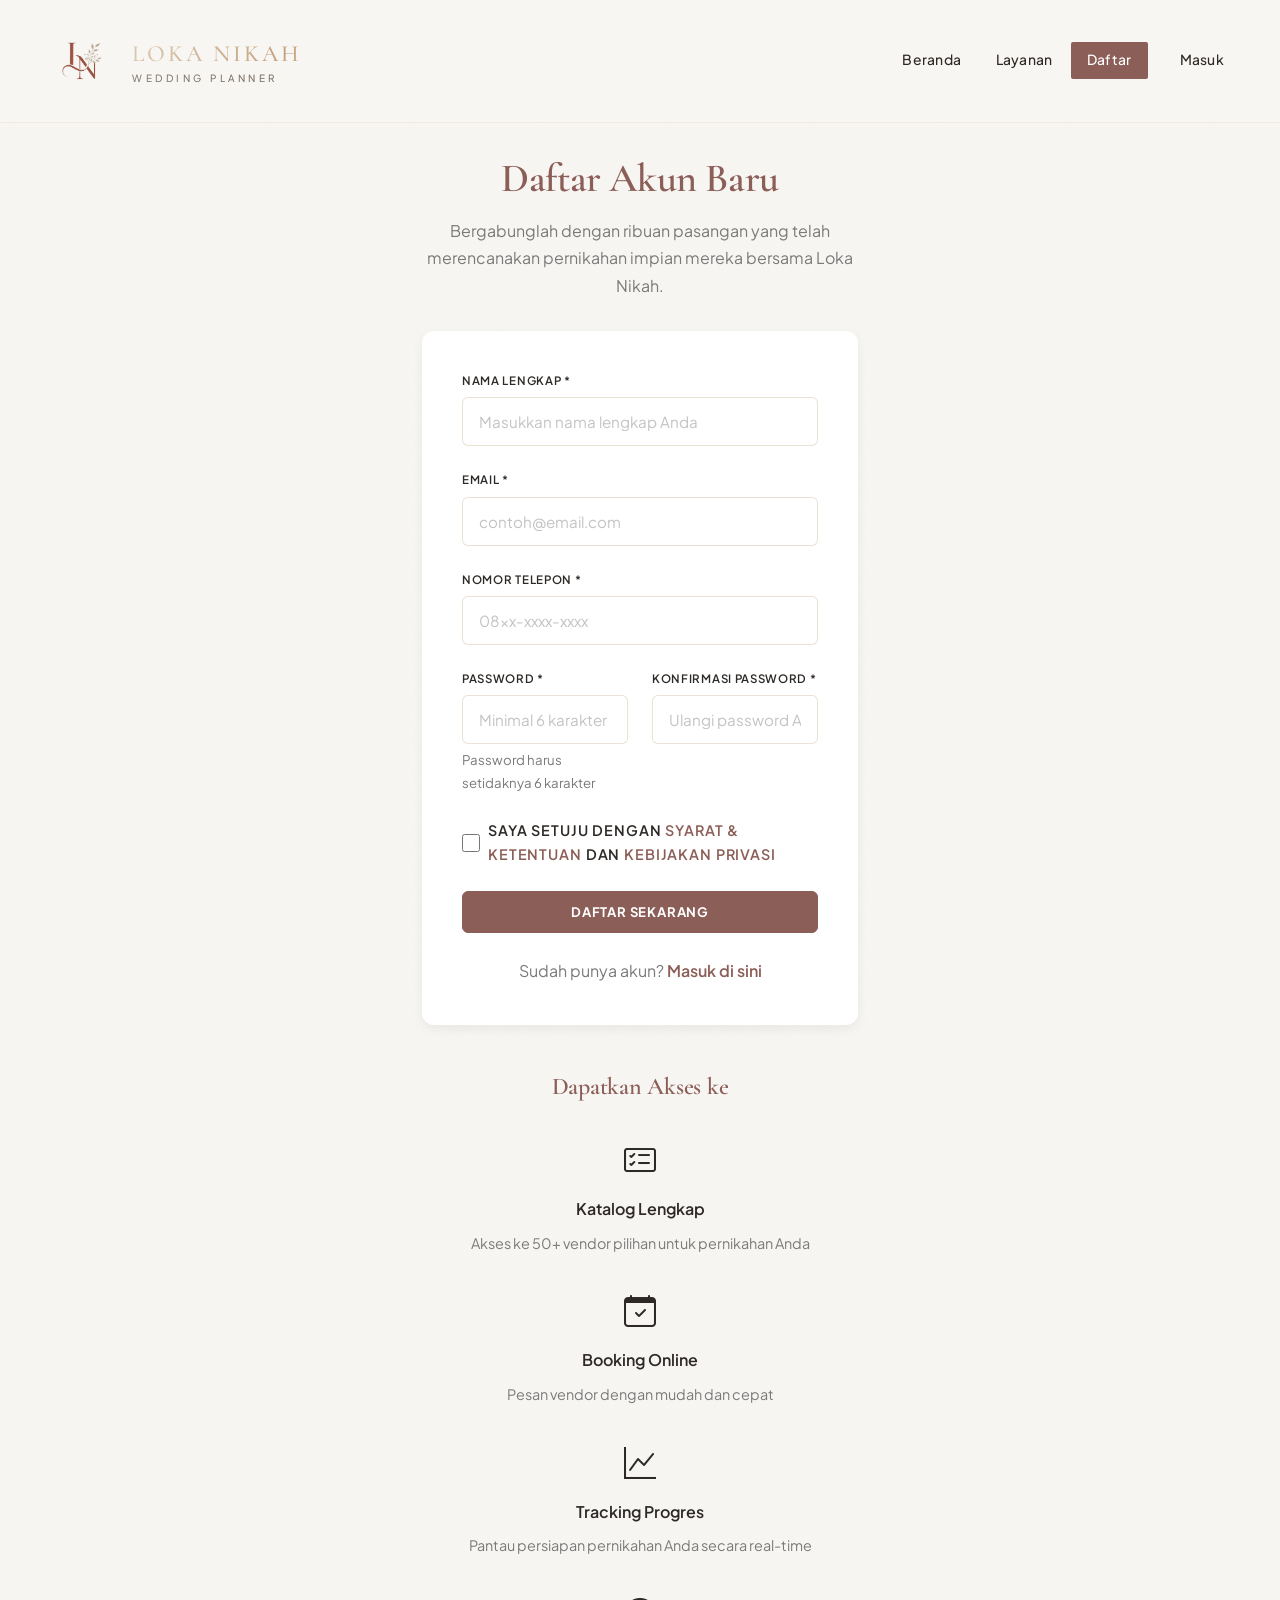
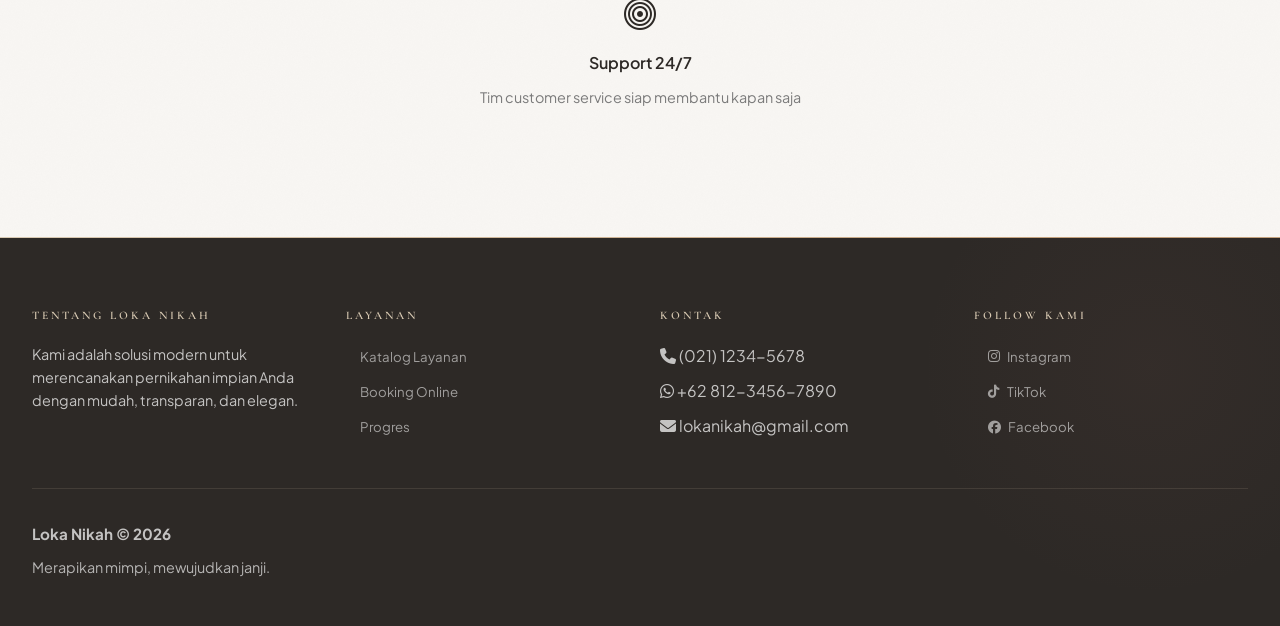
<file: register.html>
<!DOCTYPE html>
<html lang="id">
<head>
    <meta charset="UTF-8">
    <meta name="viewport" content="width=device-width, initial-scale=1.0">

    <title>LOKA NIKAH - Solusi Modern untuk Hari Sakral Anda</title>

    <!-- Logo / Favicon -->
    <link rel="icon" type="image/png" href="assets//icons/situs.png">
    <link rel="apple-touch-icon" href="assets//icons/situs.png">

    <!-- Fonts -->
    <link href="https://fonts.googleapis.com/css2?family=Cormorant+Garamond:wght@400;500;600;700&family=Plus+Jakarta+Sans:wght@400;500;600;700&display=swap" rel="stylesheet">

    <!-- CSS -->
    <link rel="stylesheet" href="css/style.css">

    <!-- Icons -->
    <link rel="stylesheet" href="https://cdnjs.cloudflare.com/ajax/libs/font-awesome/6.5.0/css/all.min.css">
    <link rel="stylesheet" href="https://cdn.jsdelivr.net/npm/bootstrap-icons@1.11.3/font/bootstrap-icons.css">
</head>
<body>
    <!-- Header -->
    <header>
        <div class="header-container">
            <div class="logo-wrapper">
                <img src="assets/icons/logo.png" alt="LOKA NIKAH Logo" class="logo-img">

                <div class="logo">
                    LOKA NIKAH
                    <div class="logo-subtitle">Wedding Planner</div>
                </div>
            </div>
            <button 
                class="nav-toggle" 
                id="navToggle"
                aria-label="Toggle navigation"
                aria-expanded="false">
                
                <span></span>
                <span></span>
                <span></span>
            </button>
        
            <nav>
                <a href="index.html" class="active">Beranda</a>
                <a href="paket.html">Layanan</a>
                <div id="authLinks" style="display: flex; gap: 1rem;">
                    <a href="register.html">Daftar</a>
                    <a href="login.html">Masuk</a>
                </div>
                <div id="userMenu" style="display: none; gap: 1rem;">
                    <a href="booking.html">Booking</a>
                    <a href="tracking.html">Progres</a>
                    <a href="#" onclick="handleLogout(event)">Logout</a>
                    <span id="userNameDisplay"></span>
                </div>
            </nav>
        </div>
    </header>
    <main>
        <div class="container-sm">
            <h1 class="page-title">Daftar Akun Baru</h1>
            <p class="page-subtitle">Bergabunglah dengan ribuan pasangan yang telah merencanakan pernikahan impian mereka bersama Loka Nikah.</p>

            <div class="form-container">
                <form id="registerForm">
                    <div class="form-group">
                        <label for="reg-name">Nama Lengkap *</label>
                        <input type="text" id="reg-name" name="name" placeholder="Masukkan nama lengkap Anda" required>
                    </div>

                    <div class="form-group">
                        <label for="reg-email">Email *</label>
                        <input type="email" id="reg-email" name="email" placeholder="contoh@email.com" required>
                    </div>

                    <div class="form-group">
                        <label for="reg-phone">Nomor Telepon *</label>
                        <input type="tel" id="reg-phone" name="phone" placeholder="08xx-xxxx-xxxx" required>
                    </div>

                    <div class="form-grid">
                        <div class="form-group">
                            <label for="reg-password">Password *</label>
                            <input type="password" id="reg-password" name="password" placeholder="Minimal 6 karakter" required>
                            <p class="form-hint">Password harus setidaknya 6 karakter</p>
                        </div>

                        <div class="form-group">
                            <label for="reg-confirm">Konfirmasi Password *</label>
                            <input type="password" id="reg-confirm" name="confirm" placeholder="Ulangi password Anda" required>
                        </div>
                    </div>

                    <div style="display: flex; align-items: center; margin-bottom: 1.5rem;">
                        <input type="checkbox" id="reg-agree" name="agree" required style="margin-right: 0.5rem;">
                        <label for="reg-agree" style="margin: 0; font-size: 0.9rem;">
                            Saya setuju dengan <a href="#" style="color: var(--primary);">Syarat & Ketentuan</a> dan <a href="#" style="color: var(--primary);">Kebijakan Privasi</a>
                        </label>
                    </div>

                    <button type="submit" class="btn btn-primary btn-block">Daftar Sekarang</button>
                </form>

                <p style="text-align: center; margin-top: 1.5rem; color: var(--text-muted);">
                    Sudah punya akun? <a href="login.html" style="color: var(--primary); font-weight: 600; text-decoration: none;">Masuk di sini</a>
                </p>
            </div>

            <!-- Benefits -->
            <div style="margin-top: 3rem;">
                <h3 style="color: var(--primary); text-align: center; margin-bottom: 2rem; font-family: 'Cormorant Garamond', serif; font-size: 1.5rem;">Dapatkan Akses ke</h3>
                <div class="grid grid-2">
                    <div style="text-align: center;">
                        <p style="font-size: 2rem; margin-bottom: 0.5rem;"><i class="bi bi-card-checklist"></i></p>
                        <p style="color: var(--dark); font-weight: 600; margin-bottom: 0.5rem;">Katalog Lengkap</p>
                        <p style="color: var(--text-muted); font-size: 0.9rem;">Akses ke 50+ vendor pilihan untuk pernikahan Anda</p>
                    </div>
                    <div style="text-align: center;">
                        <p style="font-size: 2rem; margin-bottom: 0.5rem;"><i class="bi bi-calendar-check"></i></p>
                        <p style="color: var(--dark); font-weight: 600; margin-bottom: 0.5rem;">Booking Online</p>
                        <p style="color: var(--text-muted); font-size: 0.9rem;">Pesan vendor dengan mudah dan cepat</p>
                    </div>
                    <div style="text-align: center;">
                        <p style="font-size: 2rem; margin-bottom: 0.5rem;"><i class="bi bi-graph-up"></i></p>
                        <p style="color: var(--dark); font-weight: 600; margin-bottom: 0.5rem;">Tracking Progres</p>
                        <p style="color: var(--text-muted); font-size: 0.9rem;">Pantau persiapan pernikahan Anda secara real-time</p>
                    </div>
                    <div style="text-align: center;">
                        <p style="font-size: 2rem; margin-bottom: 0.5rem;"><i class="bi bi-bullseye"></i></p>
                        <p style="color: var(--dark); font-weight: 600; margin-bottom: 0.5rem;">Support 24/7</p>
                        <p style="color: var(--text-muted); font-size: 0.9rem;">Tim customer service siap membantu kapan saja</p>
                    </div>
                </div>
            </div>
        </div>
    </main>

    <!-- Footer -->
    <footer>
        <div class="footer-content">
            <div class="footer-section">
                <h4>Tentang Loka Nikah</h4>
                <p style="font-size: 0.9rem; line-height: 1.6;">
                    Kami adalah solusi modern untuk merencanakan pernikahan impian Anda dengan mudah, transparan, dan elegan.
                </p>
            </div>

            <div class="footer-section">
                <h4>Layanan</h4>
                <ul>
                    <li><a href="paket.html">Katalog Layanan</a></li>
                    <li><a href="booking.html">Booking Online</a></li>
                    <li><a href="tracking.html">Progres</a></li>
                </ul>
            </div>

            <div class="footer-section">
                <h4>Kontak</h4>
                <ul>
                    <li>
                        <i class="fa-solid fa-phone"></i>
                        (021) 1234-5678
                    </li>

                    <li>
                        <i class="fa-brands fa-whatsapp"></i>
                        +62 812-3456-7890
                    </li>

                    <li>
                        <i class="fa-solid fa-envelope"></i>
                        lokanikah@gmail.com
                    </li>
                </ul>
            </div>

            <div class="footer-section">
                <h4>Follow Kami</h4>

                <ul>
                    <li>
                        <a href="#">
                            <i class="fa-brands fa-instagram"></i>
                            Instagram
                        </a>
                    </li>

                    <li>
                        <a href="#">
                            <i class="fa-brands fa-tiktok"></i>
                            TikTok
                        </a>
                    </li>

                    <li>
                        <a href="#">
                            <i class="fa-brands fa-facebook"></i>
                            Facebook
                        </a>
                    </li>
                </ul>
            </div>
        </div>

        <div class="footer-divider"></div>

        <p><strong>Loka Nikah © 2026</strong></p>

        <p style="font-size: 0.9rem; margin-top: 0.5rem; opacity: 0.9;">
            Merapikan mimpi, mewujudkan janji.
        </p>
    </footer>

    <script src="js/main.js"></script>
    <script src="js/auth.js"></script>
    <script src="js/form-handlers.js"></script>
</body>
</html>
</file>
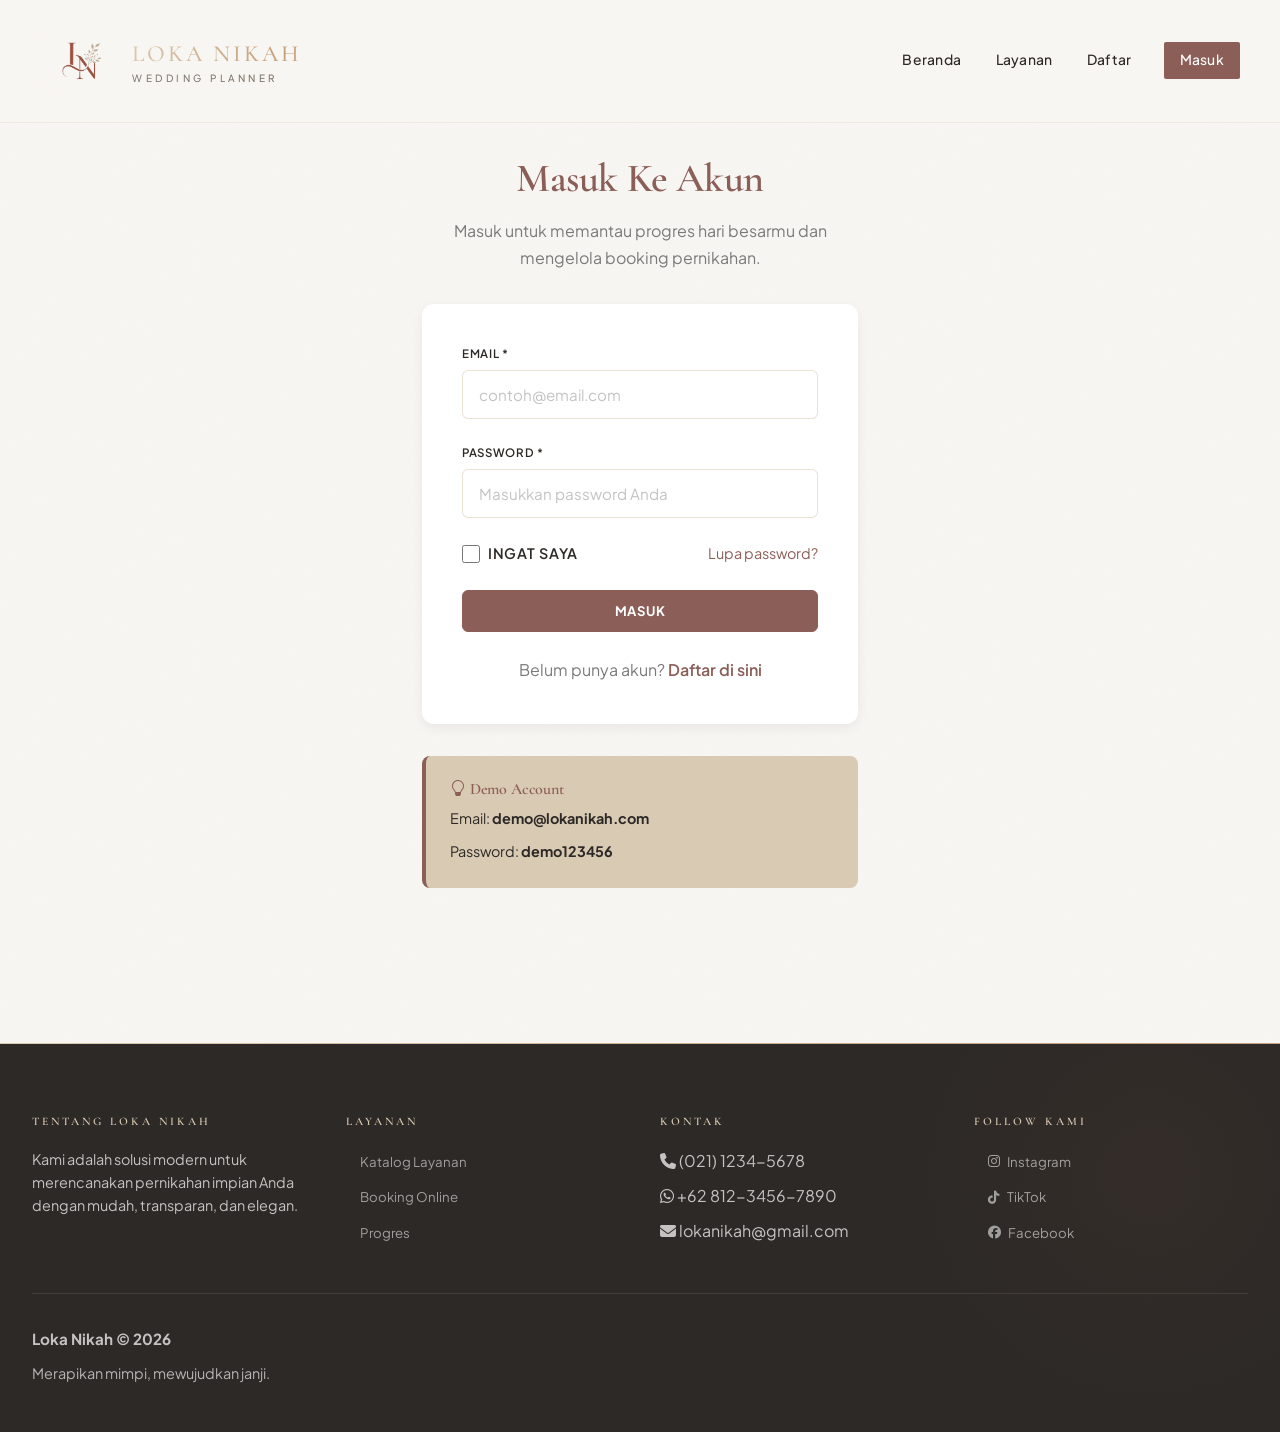
<file: tracking.html>
<!DOCTYPE html>
<html lang="id">
<head>
    <meta charset="UTF-8">
    <meta name="viewport" content="width=device-width, initial-scale=1.0">
    <title>LOKA NIKAH - Progres Persiapan</title>
    <link rel="icon" type="image/png" href="assets/icons/situs.png">
    <link rel="apple-touch-icon" href="assets/icons/situs.png">
    <link href="https://fonts.googleapis.com/css2?family=Cormorant+Garamond:wght@400;500;600;700&family=Plus+Jakarta+Sans:wght@400;500;600;700&display=swap" rel="stylesheet">
    <link rel="stylesheet" href="css/style.css">
    <link rel="stylesheet" href="https://cdnjs.cloudflare.com/ajax/libs/font-awesome/6.5.0/css/all.min.css">
    <link rel="stylesheet" href="https://cdn.jsdelivr.net/npm/bootstrap-icons@1.11.3/font/bootstrap-icons.css">

    <style>
        /* ── BOOKING CARD ── */
        .booking-card {
            background: var(--light);
            border: 1px solid rgba(140,94,88,0.15);
            border-radius: 16px;
            overflow: hidden;
            margin-bottom: 1.5rem;
            box-shadow: 0 2px 16px rgba(0,0,0,0.05);
        }
        .booking-card.active {
            border-color: rgba(140,94,88,0.35);
            box-shadow: 0 18px 38px rgba(0,0,0,0.12);
        }
        .booking-overview {
            margin-bottom: 1.75rem;
        }
        .booking-overview-grid {
            display: grid;
            grid-template-columns: repeat(auto-fit, minmax(150px, 1fr));
            gap: 1rem;
        }
        .booking-overview-card {
            background: var(--bg-light);
            border: 1px solid rgba(140,94,88,0.15);
            border-radius: 16px;
            padding: 1rem;
            min-height: 120px;
        }
        .booking-overview-card h4 {
            margin: 0 0 0.65rem 0;
            color: var(--dark);
            font-size: 0.96rem;
        }
        .booking-overview-card p {
            margin: 0;
            color: var(--text-muted);
            line-height: 1.55;
        }
        .booking-card-header {
            padding: 1.25rem 1.5rem;
            display: flex;
            align-items: center;
            justify-content: space-between;
            gap: 1rem;
            border-bottom: 1px solid rgba(217,202,179,0.3);
            flex-wrap: wrap;
        }
        .booking-card-title {
            font-family: 'Cormorant Garamond', serif;
            font-size: 1.35rem;
            font-weight: 700;
            color: var(--primary);
            margin: 0;
        }
        .booking-card-sub {
            font-size: 0.82rem;
            color: var(--text-muted);
            margin-top: 0.15rem;
        }
        .booking-actions {
            display: flex;
            gap: 0.5rem;
            flex-wrap: wrap;
        }
        .btn-edit {
            display: inline-flex;
            align-items: center;
            gap: 0.4rem;
            padding: 0.45rem 1rem;
            font-size: 0.82rem;
            font-weight: 600;
            border-radius: 8px;
            border: 1.5px solid var(--primary);
            color: var(--primary);
            background: transparent;
            cursor: pointer;
            transition: all 0.2s;
            text-decoration: none;
        }
        .btn-edit:hover {
            background: var(--primary);
            color: #fff;
        }
        .btn-cancel {
            display: inline-flex;
            align-items: center;
            gap: 0.4rem;
            padding: 0.45rem 1rem;
            font-size: 0.82rem;
            font-weight: 600;
            border-radius: 8px;
            border: 1.5px solid #d9534f;
            color: #d9534f;
            background: transparent;
            cursor: pointer;
            transition: all 0.2s;
        }
        .btn-cancel:hover { background: #d9534f; color: #fff; }

        .booking-card-body {
            padding: 1.25rem 1.5rem;
        }
        .booking-meta-grid {
            display: grid;
            grid-template-columns: repeat(auto-fit, minmax(140px, 1fr));
            gap: 1rem;
            margin-bottom: 0;
        }
        .booking-meta-item {
            display: flex;
            flex-direction: column;
            gap: 0.2rem;
        }
        .bmi-label {
            font-size: 0.73rem;
            text-transform: uppercase;
            letter-spacing: 0.06em;
            color: var(--text-muted);
            font-weight: 600;
        }
        .bmi-value {
            font-size: 0.92rem;
            font-weight: 600;
            color: var(--dark);
        }

        /* ── EDIT MODAL ── */
        .modal-overlay {
            position: fixed;
            inset: 0;
            background: rgba(0,0,0,0.45);
            display: none;
            align-items: center;
            justify-content: center;
            z-index: 2000;
            padding: 1rem;
            opacity: 0;
            pointer-events: none;
            transition: opacity 0.25s ease;
        }
        .modal-overlay.open {
            display: flex;
            opacity: 1;
            pointer-events: auto;
        }
        .modal-box {
            background: #fff;
            border-radius: 18px;
            width: 100%;
            max-width: 560px;
            max-height: 90vh;
            overflow-y: auto;
            transform: translateY(24px);
            transition: transform 0.3s cubic-bezier(0.23,1,0.32,1);
            box-shadow: 0 24px 60px rgba(0,0,0,0.18);
        }
        .modal-overlay.open .modal-box {
            transform: translateY(0);
        }
        .modal-header {
            padding: 1.5rem 1.75rem 1rem;
            display: flex;
            align-items: center;
            justify-content: space-between;
            border-bottom: 1px solid rgba(217,202,179,0.3);
        }
        .modal-header h3 {
            margin: 0;
            font-family: 'Cormorant Garamond', serif;
            font-size: 1.4rem;
            color: var(--primary);
        }
        .modal-close {
            width: 32px; height: 32px;
            border-radius: 50%;
            border: none;
            background: rgba(140,94,88,0.1);
            color: var(--primary);
            cursor: pointer;
            display: flex; align-items: center; justify-content: center;
            font-size: 1rem;
            transition: background 0.2s;
        }
        .modal-close:hover { background: rgba(140,94,88,0.2); }
        .modal-body {
            padding: 1.5rem 1.75rem;
        }
        .modal-footer {
            padding: 1rem 1.75rem 1.5rem;
            display: flex;
            gap: 0.75rem;
            justify-content: flex-end;
            border-top: 1px solid rgba(217,202,179,0.25);
        }

        /* ── CANCEL CONFIRM MODAL ── */
        .cancel-modal-box {
            background: #fff;
            border-radius: 18px;
            width: 100%;
            max-width: 420px;
            padding: 2rem;
            transform: translateY(24px);
            transition: transform 0.3s cubic-bezier(0.23,1,0.32,1);
            box-shadow: 0 24px 60px rgba(0,0,0,0.18);
            text-align: center;
        }
        .modal-overlay.open .cancel-modal-box { transform: translateY(0); }
        .cancel-icon {
            width: 64px; height: 64px;
            border-radius: 50%;
            background: #fff0ef;
            color: #d9534f;
            display: flex; align-items: center; justify-content: center;
            font-size: 1.8rem;
            margin: 0 auto 1.25rem;
        }

        /* ── STATUS BADGE ── */
        .booking-status {
            display: inline-block;
            padding: 3px 10px;
            border-radius: 99px;
            font-size: 0.75rem;
            font-weight: 700;
            text-transform: uppercase;
            letter-spacing: 0.04em;
        }
        .booking-status.aktif { background: #edf7f1; color: #3d7a55; }
        .booking-status.dibatalkan { background: #fff0ef; color: #c0392b; }

        /* ── FORM inside modal ── */
        .modal-body .form-group { margin-bottom: 1rem; }
        .modal-body label {
            display: block;
            font-size: 0.83rem;
            font-weight: 600;
            color: var(--dark);
            margin-bottom: 0.35rem;
        }
        .modal-body input,
        .modal-body select,
        .modal-body textarea {
            width: 100%;
            padding: 0.6rem 0.85rem;
            border: 1.5px solid rgba(140,94,88,0.25);
            border-radius: 8px;
            font-family: 'Plus Jakarta Sans', sans-serif;
            font-size: 0.88rem;
            color: var(--dark);
            background: #faf9f7;
            transition: border-color 0.2s;
            box-sizing: border-box;
        }
        .modal-body input:focus,
        .modal-body select:focus,
        .modal-body textarea:focus {
            outline: none;
            border-color: var(--primary);
            background: #fff;
        }
        .modal-body textarea { resize: vertical; min-height: 80px; }
        .form-grid-2 {
            display: grid;
            grid-template-columns: 1fr 1fr;
            gap: 0.75rem;
        }
        @media (max-width: 480px) {
            .form-grid-2 { grid-template-columns: 1fr; }
        }
        .edit-notice {
            background: rgba(217,202,179,0.3);
            border-radius: 8px;
            padding: 0.65rem 0.9rem;
            font-size: 0.8rem;
            color: var(--text-muted);
            margin-bottom: 1.25rem;
            display: flex;
            align-items: center;
            gap: 0.5rem;
        }
        .timeline-date {
            display: block;
            margin: 0.75rem 0 0.5rem;
            color: var(--dark);
            font-size: 0.86rem;
            font-weight: 600;
        }
    </style>
</head>
<body>
    <!-- Header -->
    <header>
        <div class="header-container">
            <div class="logo-wrapper">
                <img src="assets/icons/logo.png" alt="LOKA NIKAH Logo" class="logo-img">
                <div class="logo">LOKA NIKAH<div class="logo-subtitle">Wedding Planner</div></div>
            </div>
            <button class="nav-toggle" id="navToggle" aria-label="Toggle navigation" aria-expanded="false">
                <span></span><span></span><span></span>
            </button>
            <nav>
                <a href="index.html">Beranda</a>
                <a href="paket.html">Layanan</a>
                <div id="authLinks" style="display:flex;gap:1rem;">
                    <a href="register.html">Daftar</a>
                    <a href="login.html">Masuk</a>
                </div>
                <div id="userMenu" style="display:none;gap:1rem;">
                    <a href="booking.html">Booking</a>
                    <a href="tracking.html" class="active">Progres</a>
                    <a href="#" onclick="handleLogout(event)">Logout</a>
                    <span id="userNameDisplay"></span>
                </div>
            </nav>
        </div>
    </header>

    <main>
        <div class="container">
            <h1 style="font-family:'Cormorant Garamond',serif;font-size:2.5rem;color:var(--primary);margin-bottom:0.5rem;">Laporan Progres Persiapan</h1>
            <p class="text-muted" style="margin-bottom:1rem;">Pantau, edit, atau batalkan booking pernikahan Anda dengan mudah.</p>

            <!-- Booking overview (selected booking) -->
            <div id="overviewSection" style="display:none;margin-bottom:1rem;"></div>

            <!-- Booking List (injected by JS) -->
            <div id="bookingList"></div>

            <!-- Progress + Timeline (injected per selected booking) -->
            <div id="progressSection" style="display:none;margin-bottom:1rem;">
                <h3 style="color:var(--primary);font-family:'Cormorant Garamond',serif;font-size:1.3rem;margin-bottom:1rem;">Progress Keseluruhan</h3>
                <div style="background:var(--bg-light);padding:1rem;border-radius:8px;margin-bottom:1rem;">
                    <div style="display:flex;justify-content:space-between;margin-bottom:0.5rem;">
                        <span style="color:var(--dark);font-weight:600;">Persiapan Selesai:</span>
                        <span id="progressPercent" style="color:var(--primary);font-weight:600;">0%</span>
                    </div>
                    <div style="width:100%;height:8px;background:var(--secondary);border-radius:4px;overflow:hidden;">
                        <div id="progressBar" style="height:100%;background:var(--primary);width:0%;transition:width 0.5s ease;"></div>
                    </div>
                </div>
            </div>

            <div id="timelineSection" style="display:none;margin-bottom:1rem;">
                <div style="display:flex;flex-direction:column;gap:0.65rem;margin-bottom:1rem;">
                    <h3 style="color:var(--primary);font-family:'Cormorant Garamond',serif;font-size:1.3rem;margin-bottom:0;">Timeline Progres</h3>
                    <p style="margin:0;color:var(--text-muted);">Setiap tahap persiapan ditampilkan dengan status dan target tanggal. Pantau progres hingga hari pernikahan.</p>
                </div>
                <div class="timeline" id="timeline"></div>
            </div>

            <!-- Contact -->
            <div id="contactSection" style="display:none;background:var(--secondary);padding:2rem;border-radius:12px;margin-top:1.5rem;text-align:center;">
                <h3 style="color:var(--primary);font-family:'Cormorant Garamond',serif;font-size:1.5rem;margin-bottom:1rem;">Pertanyaan atau Kendala?</h3>
                <p style="color:var(--dark);margin-bottom:1.5rem;">Hubungi tim customer service kami kapan saja untuk bantuan dan konsultasi.</p>
                <div class="grid grid-2">
                    <div style="background:var(--light);padding:1.5rem;border-radius:8px;">
                        <p style="font-weight:600;color:var(--primary);margin-bottom:0.5rem;">📞 Telepon</p>
                        <p style="color:var(--dark);">(021) 1234-5678</p>
                    </div>
                    <div style="background:var(--light);padding:1.5rem;border-radius:8px;">
                        <p style="font-weight:600;color:var(--primary);margin-bottom:0.5rem;">💬 WhatsApp</p>
                        <p style="color:var(--dark);">+62 812-3456-7890</p>
                    </div>
                </div>
            </div>

            <!-- Empty State -->
            <div id="emptyState" style="display:none;text-align:center;padding:3rem 0;">
                <p style="font-size:3rem;margin-bottom:1rem;"><i class="bi bi-calendar-x"></i></p>
                <h3 style="color:var(--primary);font-family:'Cormorant Garamond',serif;font-size:1.5rem;margin-bottom:0.5rem;">Belum Ada Booking</h3>
                <p style="color:var(--text-muted);margin-bottom:1.5rem;">Anda belum melakukan booking untuk melihat timeline progres persiapan pernikahan.</p>
                <a href="booking.html" class="btn btn-primary">Mulai Booking Sekarang</a>
            </div>
        </div>
    </main>

    <!-- ── EDIT MODAL ── -->
    <div class="modal-overlay" id="editModal">
        <div class="modal-box">
            <div class="modal-header">
                <h3><i class="bi bi-pencil-square"></i> Edit Booking</h3>
                <button class="modal-close" onclick="closeEditModal()"><i class="fa-solid fa-xmark"></i></button>
            </div>
            <div class="modal-body">
                <div class="edit-notice">
                    <i class="fa-solid fa-circle-info"></i>
                    Perubahan akan dikonfirmasi ulang oleh tim Loka Nikah dalam 24 jam.
                </div>
                <div class="form-grid-2">
                    <div class="form-group">
                        <label>Nama Pengantin *</label>
                        <input type="text" id="edit-name" placeholder="Nama pengantin pertama">
                    </div>
                    <div class="form-group">
                        <label>Nama Pasangan *</label>
                        <input type="text" id="edit-partner" placeholder="Nama pengantin kedua">
                    </div>
                </div>
                <div class="form-grid-2">
                    <div class="form-group">
                        <label>Tanggal Pernikahan *</label>
                        <input type="date" id="edit-date">
                    </div>
                    <div class="form-group">
                        <label>Jam Acara</label>
                        <input type="time" id="edit-time">
                    </div>
                </div>
                <div class="form-grid-2">
                    <div class="form-group">
                        <label>Pemilihan Lokasi *</label>
                        <select id="edit-location">
                            <option value="">-- Pilih Provinsi --</option>
                            <option value="Aceh">Aceh</option>
                            <option value="Sumatera Utara">Sumatera Utara</option>
                            <option value="Sumatera Barat">Sumatera Barat</option>
                            <option value="Riau">Riau</option>
                            <option value="Kepulauan Riau">Kepulauan Riau</option>
                            <option value="Jambi">Jambi</option>
                            <option value="Bengkulu">Bengkulu</option>
                            <option value="Sumatera Selatan">Sumatera Selatan</option>
                            <option value="Kepulauan Bangka Belitung">Kepulauan Bangka Belitung</option>
                            <option value="Lampung">Lampung</option>
                            <option value="DKI Jakarta">DKI Jakarta</option>
                            <option value="Jawa Barat">Jawa Barat</option>
                            <option value="Banten">Banten</option>
                            <option value="Jawa Tengah">Jawa Tengah</option>
                            <option value="DI Yogyakarta">DI Yogyakarta</option>
                            <option value="Jawa Timur">Jawa Timur</option>
                            <option value="Bali">Bali</option>
                            <option value="Nusa Tenggara Barat">Nusa Tenggara Barat</option>
                            <option value="Nusa Tenggara Timur">Nusa Tenggara Timur</option>
                            <option value="Kalimantan Barat">Kalimantan Barat</option>
                            <option value="Kalimantan Tengah">Kalimantan Tengah</option>
                            <option value="Kalimantan Selatan">Kalimantan Selatan</option>
                            <option value="Kalimantan Timur">Kalimantan Timur</option>
                            <option value="Kalimantan Utara">Kalimantan Utara</option>
                            <option value="Sulawesi Utara">Sulawesi Utara</option>
                            <option value="Gorontalo">Gorontalo</option>
                            <option value="Sulawesi Tengah">Sulawesi Tengah</option>
                            <option value="Sulawesi Barat">Sulawesi Barat</option>
                            <option value="Sulawesi Selatan">Sulawesi Selatan</option>
                            <option value="Sulawesi Tenggara">Sulawesi Tenggara</option>
                            <option value="Maluku">Maluku</option>
                            <option value="Maluku Utara">Maluku Utara</option>
                            <option value="Papua Barat">Papua Barat</option>
                            <option value="Papua Barat Daya">Papua Barat Daya</option>
                            <option value="Papua">Papua</option>
                            <option value="Papua Selatan">Papua Selatan</option>
                            <option value="Papua Tengah">Papua Tengah</option>
                            <option value="Papua Pegunungan">Papua Pegunungan</option>
                        </select>
                    </div>
                    <div class="form-group">
                        <label>Nama Venue</label>
                        <input type="text" id="edit-venue" placeholder="Hotel, gedung, dst.">
                    </div>
                </div>
                <div class="form-group">
                    <label>Jumlah Tamu (estimasi)</label>
                    <input type="number" id="edit-guests" min="50" placeholder="Min. 50 orang">
                </div>
                <div class="form-group">
                    <label>Paket</label>
                    <select id="edit-package">
                        <option value="catering">Catering Eksklusif</option>
                        <option value="makeup">MUA by Loka Team — Soft Glam</option>
                        <option value="fotografi">Fotografer Premium</option>
                        <option value="dekorasi">Dekorasi Minimalis</option>
                        <option value="entertainment">Entertainment & MC Profesional</option>
                        <option value="undangan">Undangan Desain Custom</option>
                        <option value="paket-bundle">Paket Bundle</option>
                    </select>
                </div>
                <div class="form-group">
                    <label>Tema / Konsep</label>
                    <input type="text" id="edit-theme" placeholder="Minimalis, Rustic, Classic…">
                </div>
                <div class="form-group">
                    <label>Catatan Khusus</label>
                    <textarea id="edit-notes" placeholder="Permintaan atau keterangan tambahan…"></textarea>
                </div>
            </div>
            <div class="modal-footer">
                <button class="btn btn-secondary" onclick="closeEditModal()" style="padding:0.55rem 1.25rem;font-size:0.88rem;">Batal</button>
                <button class="btn btn-primary" onclick="saveEditBooking()" style="padding:0.55rem 1.5rem;font-size:0.88rem;">Simpan Perubahan</button>
            </div>
        </div>
    </div>

    <!-- ── CANCEL CONFIRM MODAL ── -->
    <div class="modal-overlay" id="cancelModal">
        <div class="cancel-modal-box">
            <div class="cancel-icon"><i class="fa-solid fa-triangle-exclamation"></i></div>
            <h3 style="font-family:'Cormorant Garamond',serif;font-size:1.5rem;color:var(--dark);margin-bottom:0.5rem;">Batalkan Booking?</h3>
            <p style="color:var(--text-muted);font-size:0.88rem;margin-bottom:0.35rem;">Booking untuk</p>
            <p style="font-weight:700;color:var(--primary);font-size:1rem;margin-bottom:1rem;" id="cancelTargetName">—</p>
            <p style="color:var(--text-muted);font-size:0.83rem;margin-bottom:1.5rem;line-height:1.6;">
                Tindakan ini tidak dapat dibatalkan. Refund akan diproses sesuai 
                <a href="#" style="color:var(--primary);">Syarat & Ketentuan</a> yang berlaku.
            </p>
            <div style="display:flex;gap:0.75rem;justify-content:center;">
                <button class="btn btn-secondary" onclick="closeCancelModal()" style="padding:0.6rem 1.5rem;font-size:0.88rem;">Tidak, Kembali</button>
                <button class="btn" onclick="confirmCancel()" 
                    style="padding:0.6rem 1.5rem;font-size:0.88rem;background:#d9534f;color:#fff;border:none;border-radius:8px;font-weight:700;cursor:pointer;">
                    Ya, Batalkan
                </button>
            </div>
        </div>
    </div>

    <!-- Footer -->
    <footer>
        <div class="footer-content">
            <div class="footer-section">
                <h4>Tentang Loka Nikah</h4>
                <p style="font-size:0.9rem;line-height:1.6;">Kami adalah solusi modern untuk merencanakan pernikahan impian Anda dengan mudah, transparan, dan elegan.</p>
            </div>
            <div class="footer-section">
                <h4>Layanan</h4>
                <ul>
                    <li><a href="paket.html">Katalog Layanan</a></li>
                    <li><a href="booking.html">Booking Online</a></li>
                    <li><a href="tracking.html">Progres</a></li>
                </ul>
            </div>
            <div class="footer-section">
                <h4>Kontak</h4>
                <ul>
                    <li><i class="fa-solid fa-phone"></i> (021) 1234-5678</li>
                    <li><i class="fa-brands fa-whatsapp"></i> +62 812-3456-7890</li>
                    <li><i class="fa-solid fa-envelope"></i> lokanikah@gmail.com</li>
                </ul>
            </div>
            <div class="footer-section">
                <h4>Follow Kami</h4>
                <ul>
                    <li><a href="#"><i class="fa-brands fa-instagram"></i> Instagram</a></li>
                    <li><a href="#"><i class="fa-brands fa-tiktok"></i> TikTok</a></li>
                    <li><a href="#"><i class="fa-brands fa-facebook"></i> Facebook</a></li>
                </ul>
            </div>
        </div>
        <div class="footer-divider"></div>
        <p><strong>Loka Nikah © 2026</strong></p>
        <p style="font-size:0.9rem;margin-top:0.5rem;opacity:0.9;">Merapikan mimpi, mewujudkan janji.</p>
    </footer>

    <script src="js/main.js"></script>
    <script src="js/auth.js"></script>

    <script>
        /* ── State ── */
        let currentBookings = [];
        let activeBookingIndex = 0;
        let editingIndex = null;
        let cancelingIndex = null;

        const PACKAGE_LABELS = {
            catering:       'Catering Eksklusif',
            makeup:         'MUA by Loka Team — Soft Glam',
            fotografi:      'Fotografer Premium',
            dekorasi:       'Dekorasi Minimalis',
            entertainment:  'Entertainment & MC Profesional',
            undangan:       'Undangan Desain Custom',
            'paket-bundle': 'Paket Bundle'
        };

        function getPackageLabel(packages) {
            if (!packages) return '—';
            const packageIds = Array.isArray(packages) ? packages : [packages];
            const labels = packageIds
                .filter(Boolean)
                .map(id => PACKAGE_LABELS[id] || id);
            if (!labels.length) return '—';
            return labels.length === 1 ? labels[0] : `${labels.join(', ')} (${labels.length} paket)`;
        }

        function getBookingEstimate(booking) {
            const packageIds = Array.isArray(booking.packages) ? booking.packages : [booking.packages];
            const guestCount = parseInt(booking.guests, 10) || 0;
            const summaryLines = [];
            let subtotal = 0;
            let canEstimate = true;

            packageIds.forEach(id => {
                const pkg = vendorDatabase[id];
                if (!pkg || pkg.priceMin == null) {
                    canEstimate = false;
                    summaryLines.push(`• ${PACKAGE_LABELS[id] || id}: estimasi akan dikonfirmasi`);
                    return;
                }

                let itemTotal = pkg.priceMin;
                const isPerGuest = pkg.priceUnit === 'per pax' || pkg.priceUnit === 'per orang';

                if (isPerGuest && guestCount > 0) {
                    itemTotal = pkg.priceMin * guestCount;
                }

                subtotal += itemTotal;
                summaryLines.push(`• ${pkg.title}: ${formatCurrency(itemTotal)}${isPerGuest ? ` (${guestCount} ${pkg.priceUnit})` : ''}`);
            });

            const discount = packageIds.length > 1 ? Math.round(subtotal * 0.10) : 0;
            const totalAfterDiscount = subtotal > 0 ? subtotal - discount : subtotal;

            return {
                packageCount: packageIds.length,
                summaryLines,
                subtotal,
                discount,
                totalAfterDiscount,
                canEstimate
            };
        }

        function highlightSelectedCard() {
            document.querySelectorAll('#bookingList .booking-card').forEach(card => {
                card.classList.toggle('active', card.id === `bcard-${activeBookingIndex}`);
            });
        }

        function resetBodyScroll() {
            document.body.style.overflow = '';
        }
        /* ── Init ── */
        window.addEventListener('DOMContentLoaded', () => {
            // Pastikan modal tertutup pada awal halaman
            document.getElementById('editModal').classList.remove('open');
            document.getElementById('cancelModal').classList.remove('open');
            resetBodyScroll();
            
            if (!lokaAuth.isAuthenticated()) {
                showAlert('Anda harus login untuk melihat tracking. Redirecting...', 'warning');
                setTimeout(() => { window.location.href = 'login.html'; }, 2000);
                return;
            }
            loadTrackingData();
        });

        /* ── Load all bookings ── */
        function loadTrackingData() {
            currentBookings = lokaAuth.getUserBookings() || [];

            // hanya booking aktif (status !== 'cancelled')
            const activeBookings = currentBookings.filter(
                b => b.status !== 'cancelled'
            );

            if (activeBookings.length === 0) {
                document.getElementById('emptyState').style.display = 'block';
                document.getElementById('overviewSection').style.display = 'none';
                document.getElementById('progressSection').style.display = 'none';
                document.getElementById('timelineSection').style.display = 'none';
                document.getElementById('timeline').innerHTML = '';
                document.getElementById('contactSection').style.display = 'none';
                document.getElementById('bookingList').innerHTML = '';
                return;
            }

            document.getElementById('emptyState').style.display = 'none';

            renderBookingList();

            // cari booking aktif terakhir
            const lastActiveIndex = currentBookings.findLastIndex(
                b => b.status !== 'cancelled'
            );

            if (lastActiveIndex !== -1) {
                selectBooking(lastActiveIndex);
            }
        }
        /* ── Render booking cards ── */
        function renderBookingList() {
            const container = document.getElementById('bookingList');

            if (currentBookings.length === 0) {
                container.innerHTML = '';
                return;
            }

            let html = '';

            currentBookings.forEach((b, i) => {

                // skip booking yang dibatalkan
                if (b.status === 'cancelled') return;

                const dateFormatted = b.date
                    ? new Date(b.date).toLocaleDateString('id-ID', {
                        weekday: 'long',
                        year: 'numeric',
                        month: 'long',
                        day: 'numeric'
                    })
                    : '—';

                const pkgLabel = getPackageLabel(b.packages);

                html += `
                    <div class="booking-card" id="bcard-${i}" style="cursor:pointer;" onclick="selectBooking(${i})">
                        <div class="booking-card-header">
                            <div>
                                <p class="booking-card-title">${b.names || '—'} & ${b.partner || '—'}</p>
                                <div class="booking-card-sub">${dateFormatted} · ${pkgLabel}</div>
                            </div>

                            <div style="display:flex;align-items:center;gap:0.75rem;flex-wrap:wrap;">
                                <span class="booking-status aktif">
                                    Aktif
                                </span>

                                <button class="btn-edit" onclick="openEditModal(this, ${i})">
                                    <i class="fa-solid fa-pen-to-square"></i> Edit
                                </button>

                                <button 
                                    type="button"
                                    class="btn-cancel"
                                    data-index="${i}"
                                    onclick="openCancelModal(this, ${i})">
                                    <i class="fa-solid fa-xmark"></i> Batalkan
                                </button>
                            </div>
                        </div>

                        <div class="booking-card-body">
                            <div class="booking-meta-grid">

                                <div class="booking-meta-item">
                                    <span class="bmi-label">Lokasi</span>
                                    <span class="bmi-value">${b.location || '—'}</span>
                                </div>

                                <div class="booking-meta-item">
                                    <span class="bmi-label">Jumlah Tamu</span>
                                    <span class="bmi-value">${b.guests ? b.guests + ' orang' : '—'}</span>
                                </div>

                                <div class="booking-meta-item">
                                    <span class="bmi-label">Venue</span>
                                    <span class="bmi-value">${b.venue || 'Belum ditentukan'}</span>
                                </div>

                                <div class="booking-meta-item">
                                    <span class="bmi-label">Tema</span>
                                    <span class="bmi-value">${b.theme || 'Belum ditentukan'}</span>
                                </div>

                            </div>
                        </div>
                    </div>
                `;
            });

            container.innerHTML = html;
            highlightSelectedCard();
        }

        function renderBookingOverview(booking) {
            const overview = document.getElementById('overviewSection');
            if (!overview || !booking) return;

            const packageLabel = getPackageLabel(booking.packages);
            const estimate = getBookingEstimate(booking);
            const guestCount = parseInt(booking.guests, 10) || 0;
            const daysUntil = booking.date ? Math.max(0, Math.ceil((new Date(booking.date) - Date.now()) / 86400000)) : null;
            const timelineStages = booking.timeline ? Object.entries(booking.timeline) : [];
            const completedCount = timelineStages.filter(([, step]) => step.status === 'completed').length;
            const progressPercent = timelineStages.length ? Math.round((completedCount / timelineStages.length) * 100) : 0;
            const nextStage = timelineStages.find(([, step]) => step.status !== 'completed');
            const nextStageLabel = nextStage
                ? nextStage[0] === 'wedding'
                    ? 'Hari Pernikahan'
                    : PACKAGE_LABELS[nextStage[0]] || nextStage[0]
                : 'Semua tahap selesai';
            const nextStageStatus = nextStage ? nextStage[1].status : 'completed';
            const budgetAmount = booking.budget ? parseInt(booking.budget.toString().replace(/[^0-9]/g, ''), 10) : 0;
            const budgetNote = budgetAmount
                ? estimate.canEstimate
                    ? budgetAmount >= estimate.totalAfterDiscount
                        ? `Budget Anda tercatat cukup dengan sisa ${formatCurrency(budgetAmount - estimate.totalAfterDiscount)}.`
                        : `Budget Anda kurang sekitar ${formatCurrency(estimate.totalAfterDiscount - budgetAmount)}.`
                    : 'Budget Anda tercatat. Estimasi akhir akan dikonfirmasi tim vendor.'
                : 'Tambahkan budget untuk mendapatkan perbandingan harga otomatis.';

            overview.style.display = 'block';
            overview.innerHTML = `
                <div class="booking-card">
                    <div class="booking-card-header">
                        <div>
                            <p class="booking-card-title">Ringkasan Booking</p>
                            <div class="booking-card-sub">${packageLabel}</div>
                        </div>
                        <span class="booking-status aktif">${booking.status === 'confirmed' ? 'Aktif' : booking.status}</span>
                    </div>
                    <div class="booking-card-body">
                        <div class="booking-overview-grid">
                            <div class="booking-overview-card">
                                <h4>Rencana H</h4>
                                <p>${booking.date ? formatDateOnly(booking.date) : 'Tanggal belum tersedia'}${booking.time ? ` • ${booking.time}` : ''}</p>
                            </div>
                            <div class="booking-overview-card">
                                <h4>Lokasi & Venue</h4>
                                <p>${booking.location || 'Belum ditentukan'}<br>${booking.venue || 'Venue belum dipilih'}</p>
                            </div>
                            <div class="booking-overview-card">
                                <h4>Pengantin & Tamu</h4>
                                <p>${booking.names || '–'} & ${booking.partner || '–'}<br>${booking.guests ? booking.guests + ' orang' : 'Jumlah tamu belum diisi'}</p>
                            </div>
                            <div class="booking-overview-card">
                                <h4>Budget & Paket</h4>
                                <p>${budgetAmount ? formatCurrency(budgetAmount) : 'Budget belum diisi'}<br>${estimate.packageCount > 1 ? `Bundle ${estimate.packageCount} paket` : 'Single paket'}</p>
                            </div>
                        </div>

                        <div class="booking-overview-grid" style="margin-top:1rem;">
                            <div class="booking-overview-card">
                                <h4>Progress Persiapan</h4>
                                <p><strong>${progressPercent}%</strong> tahapan selesai.</p>
                                <p>${typeof daysUntil === 'number' ? `Sisa ${daysUntil} hari menuju H` : 'Tanggal H belum tersedia'}.</p>
                            </div>
                            <div class="booking-overview-card">
                                <h4>Estimasi Biaya</h4>
                                <p>${estimate.canEstimate ? formatCurrency(estimate.totalAfterDiscount) : 'Estimasi final dikonfirmasi setelah konsultasi.'}</p>
                                ${estimate.discount ? `<p style="margin-top:0.5rem;color:var(--dark);">Potongan bundle 10%: ${formatCurrency(estimate.discount)}</p>` : ''}
                                <p style="margin-top:0.5rem;color:var(--text-muted);">${budgetNote}</p>
                            </div>
                        </div>

                        <div class="booking-insight" style="margin-top:1rem;">
                            <p><strong>Langkah berikutnya:</strong> ${nextStageLabel} (${nextStageStatus})</p>
                            <p>${nextStage ? `Target jadwal: ${nextStage[1].date ? formatDateOnly(nextStage[1].date) : 'Menunggu penjadwalan'}.` : 'Semua tahap selesai. Terima kasih telah menggunakan layanan kami.'}</p>
                            <p><strong>Catatan khusus:</strong> ${booking.notes || 'Tidak ada catatan khusus.'}</p>
                        </div>
                    </div>
                </div>
            `;
        }

        /* ── Select booking → show timeline ── */
        function selectBooking(index) {
            activeBookingIndex = index;
            const booking = currentBookings[index];
            if (!booking || booking.status === 'cancelled') {
                document.getElementById('overviewSection').style.display = 'none';
                document.getElementById('progressSection').style.display = 'none';
                document.getElementById('timelineSection').style.display = 'block';
                document.getElementById('timeline').innerHTML = `
                    <div style="padding:2rem;text-align:center;color:var(--text-muted);font-size:0.95rem;background:var(--light);border:1px solid rgba(140,94,88,0.12);border-radius:12px;">
                        Booking ini telah dibatalkan. Timeline tidak tersedia.
                    </div>
                `;
                document.getElementById('contactSection').style.display = 'none';
                return;
            }

            document.getElementById('progressSection').style.display = 'block';
            document.getElementById('timelineSection').style.display = 'block';
            document.getElementById('contactSection').style.display = 'block';
            renderBookingOverview(booking);
            loadBookingTimeline(booking);
        }

        /* ── Timeline ── */
        function loadBookingTimeline(booking) {
            const stages = [
                { key: 'confirmation', label: 'Konfirmasi Booking', emoji: '<i class="bi bi-check-circle"></i>', description: 'Booking paket dan vendor telah dikonfirmasi. Proses admin sedang berlangsung.' },
                { key: 'fitting',      label: 'Fitting & Konsultasi', emoji: '<i class="bi bi-clipboard-check"></i>', description: 'Meeting dengan vendor untuk diskusi tema, design, dan detail pernikahan.' },
                { key: 'deal',         label: 'Vendor Deal & Kesepakatan', emoji: '<i class="bi bi-trophy"></i>', description: 'Semua vendor telah menyelesaikan briefing dan persiapan material untuk acara.' },
                { key: 'technical',    label: 'Technical Meeting', emoji: '<i class="bi bi-gear"></i>', description: 'Meeting teknis final untuk memastikan semua dekorasi, catering, dan dokumentasi siap optimal.' },
                { key: 'wedding',      label: 'Hari Pernikahan (H-Day)', emoji: '<i class="bi bi-heart"></i>', description: 'Wujudkan impian pernikahan Anda bersama Loka Nikah. Semoga lancar dan bahagia!' }
            ];

            const timeline = booking.timeline || {};
            if (!booking.timeline || !Object.keys(booking.timeline).length) {
                document.getElementById('timeline').innerHTML = `
                    <div style="padding:2rem;text-align:center;color:var(--text-muted);font-size:0.95rem;background:var(--light);border:1px solid rgba(140,94,88,0.12);border-radius:12px;">
                        Belum ada data timeline. Silakan hubungi customer service untuk pembaruan status.
                    </div>
                `;
                document.getElementById('progressBar').style.width = '0%';
                document.getElementById('progressPercent').textContent = '0%';
                return;
            }

            let completedCount = 0;
            let timelineHTML = '';

            stages.forEach(stage => {
                const stageData = timeline[stage.key] || { status: 'pending' };
                const statusClass = `status-${stageData.status}`;
                const statusLabel = {
                    completed: '<i class="bi bi-check-circle"></i> Selesai',
                    ongoing:   '<i class="bi bi-arrow-repeat"></i> Sedang Berlangsung',
                    pending:   '<i class="bi bi-clock"></i> Menunggu'
                }[stageData.status] || stageData.status;

                const stageDate = stageData.date ? formatDateOnly(stageData.date) : 'Belum dijadwalkan';

                if (stageData.status === 'completed') completedCount++;

                timelineHTML += `
                    <div class="timeline-item">
                        <div class="timeline-dot"></div>
                        <div class="timeline-content">
                            <h3>${stage.emoji} ${stage.label}</h3>
                            <p>${stage.description}</p>
                            <div class="timeline-date">Jadwal target: ${stageDate}</div>
                            <span class="timeline-status ${statusClass}">${statusLabel}</span>
                        </div>
                    </div>
                `;
            });

            document.getElementById('timeline').innerHTML = timelineHTML;
            const progress = Math.round((completedCount / stages.length) * 100);
            document.getElementById('progressBar').style.width = progress + '%';
            document.getElementById('progressPercent').textContent = progress + '%';
        }

        /* ── EDIT MODAL ── */
        function openEditModal(el, index) {

            if (window.event) {
                window.event.stopPropagation();
            }

            editingIndex = index;
            const b = currentBookings[index];

            document.getElementById('edit-name').value     = b.names    || '';
            document.getElementById('edit-partner').value  = b.partner  || '';
            document.getElementById('edit-date').value     = b.date     || '';
            document.getElementById('edit-time').value     = b.time     || '';
            document.getElementById('edit-location').value = b.location || '';
            document.getElementById('edit-venue').value    = b.venue    || '';
            document.getElementById('edit-guests').value   = b.guests   || '';
            document.getElementById('edit-package').value  = b.packages || '';
            document.getElementById('edit-theme').value    = b.theme    || '';
            document.getElementById('edit-notes').value    = b.notes    || '';

            document.getElementById('editModal').classList.add('open');
            document.body.style.overflow = 'hidden';
        }

        function closeEditModal() {
            document.getElementById('editModal').classList.remove('open');
            resetBodyScroll();
            editingIndex = null;
        }

        function saveEditBooking() {
            if (editingIndex === null) return;

            const name     = document.getElementById('edit-name').value.trim();
            const partner  = document.getElementById('edit-partner').value.trim();
            const date     = document.getElementById('edit-date').value;
            const location = document.getElementById('edit-location').value.trim();

            if (!name || !partner || !date || !location) {
                showAlert('Nama pengantin, tanggal, dan lokasi wajib diisi.', 'error');
                return;
            }

            // Update in currentBookings
            currentBookings[editingIndex] = {
                ...currentBookings[editingIndex],
                names:    name,
                partner:  partner,
                date:     date,
                time:     document.getElementById('edit-time').value,
                location: location,
                venue:    document.getElementById('edit-venue').value.trim(),
                guests:   document.getElementById('edit-guests').value,
                packages: document.getElementById('edit-package').value,
                theme:    document.getElementById('edit-theme').value.trim(),
                notes:    document.getElementById('edit-notes').value.trim(),
                editedAt: new Date().toISOString()
            };

            // Persist ke global storage
            saveBookingsToStorage();

            closeEditModal();
            renderBookingList();
            selectBooking(editingIndex);
            showAlert('Booking berhasil diperbarui! Tim kami akan konfirmasi dalam 24 jam.', 'success');
        }

        /* ── CANCEL MODAL ── */
        function openCancelModal(el, index) {
            // stop parent click dan propagation
            if (window.event) {
                window.event.stopPropagation();
                window.event.preventDefault();
            }

            cancelingIndex = index;

            const b = currentBookings[index];

            document.getElementById('cancelTargetName').textContent =
                `${b.names || '—'} & ${b.partner || '—'}`;

            document.getElementById('cancelModal').classList.add('open');

            document.body.style.overflow = 'hidden';
        }

        function closeCancelModal() {
            document.getElementById('cancelModal').classList.remove('open');
            resetBodyScroll();
            cancelingIndex = null;
        }

        function confirmCancel() {
            if (cancelingIndex === null) return;

            // Update status ke 'cancelled', jangan dihapus
            currentBookings[cancelingIndex].status = 'cancelled';
            currentBookings[cancelingIndex].cancelledAt = new Date().toISOString();

            // Simpan ke storage global
            saveBookingsToStorage();

            closeCancelModal();

            // Tampilkan loading state
            showAlert('Booking dibatalkan. Memuat halaman kembali...', 'info');

            // Reload data
            setTimeout(() => {
                loadTrackingData();
            }, 1000);

            cancelingIndex = null;
        }

        /* ── Storage helpers (bridge to lokaAuth) ── */
        function saveBookingsToStorage() {
            try {
                // Update ke global lokaAuth bookings
                lokaAuth.bookings = lokaAuth.bookings.map(b => {
                    const updated = currentBookings.find(cb => cb.id === b.id);
                    return updated || b;
                });
                lokaAuth.saveBookings();
            } catch (e) {
                console.warn('Could not save bookings', e);
            }
        }

        /* ── Close modals on overlay click ── */
        document.getElementById('editModal').addEventListener('click', function(e) {
            if (e.target === this) closeEditModal();
        });
        document.getElementById('cancelModal').addEventListener('click', function(e) {
            if (e.target === this) closeCancelModal();
        });
        document.addEventListener('keydown', e => {
            if (e.key === 'Escape') { closeEditModal(); closeCancelModal(); }
        });

        /* ── Logout ── */
        function handleLogout(e) {
            e.preventDefault();
            if (confirm('Apakah Anda yakin ingin logout?')) {
                lokaAuth.logout();
                updateNavbarUser();
                showAlert('Logout berhasil!', 'success');
                setTimeout(() => { window.location.href = 'index.html'; }, 1500);
            }
        }
    </script>
</body>
</html>
</file>
<file: css/style.css>
/* ======================================================
   LOKA NIKAH — Design System
   Tech-Forward · Minimalis Indonesia · Glamour
   ====================================================== */

/* ==================== DESIGN TOKENS ==================== */

:root {
    /* Core Palette — Unchanged */
    --primary:    #8C5E58;
    --secondary:  #D9CAB3;
    --dark:       #2D2926;
    --light:      #FFFFFF;
    --bg-light:   #F8F6F3;
    --text-muted: #7A7A7A;
    --success:    #4CAF50;
    --warning:    #FFC107;
    --error:      #F44336;

    /* Derived Tokens */
    --primary-08:  rgba(140, 94, 88, 0.08);
    --primary-15:  rgba(140, 94, 88, 0.15);
    --primary-30:  rgba(140, 94, 88, 0.30);
    --secondary-30: rgba(217, 202, 179, 0.30);
    --secondary-55: rgba(217, 202, 179, 0.55);
    --dark-75:     rgba(45, 41, 38, 0.75);

    /* Gold (derived from --secondary palette) */
    --gold:        #C4A07A;
    --gold-light:  #E5D0B0;
    --gold-gradient: linear-gradient(110deg, var(--secondary) 0%, var(--gold) 45%, var(--secondary) 100%);
    --gold-shimmer: linear-gradient(110deg, var(--secondary) 0%, var(--gold) 30%, #F5E8D0 55%, var(--gold) 75%, var(--secondary) 100%);

    /* Glass System */
    --glass-bg:     rgba(248, 246, 243, 0.86);
    --glass-border: rgba(217, 202, 179, 0.30);
    --glass-blur:   blur(24px) saturate(1.8);

    /* Refined Shadow System */
    --shadow-xs:      0 1px 4px rgba(45, 41, 38, 0.05);
    --shadow-sm:      0 2px 12px rgba(45, 41, 38, 0.07);
    --shadow-md:      0 8px 28px rgba(45, 41, 38, 0.10);
    --shadow-lg:      0 16px 48px rgba(45, 41, 38, 0.14);
    --shadow-primary: 0 8px 24px rgba(140, 94, 88, 0.28);
    --shadow-gold:    0 4px 20px rgba(196, 160, 122, 0.30);

    /* Easing Curves */
    --ease-out:    cubic-bezier(0.23, 1, 0.32, 1);
    --ease-in-out: cubic-bezier(0.45, 0, 0.15, 1);
    --ease-spring: cubic-bezier(0.34, 1.56, 0.64, 1);

    /* Border Radius */
    --r-xs:   2px;
    --r-sm:   6px;
    --r-md:   12px;
    --r-lg:   18px;
    --r-pill: 100px;

    /* Type Scale */
    --fs-display: clamp(2.8rem, 6vw, 4.8rem);
    --fs-h1:      clamp(2rem,   4vw, 3.4rem);
    --fs-h2:      clamp(1.5rem, 3vw, 2.2rem);
    --fs-h3:      clamp(1.15rem, 2vw, 1.5rem);
    --fs-body:    0.95rem;
    --fs-sm:      0.83rem;
    --fs-xs:      0.72rem;
}

/* ==================== RESET & BASE ==================== */

*, *::before, *::after {
    margin: 0;
    padding: 0;
    box-sizing: border-box;
}

html {
    scroll-behavior: smooth;
    -webkit-font-smoothing: antialiased;
    -moz-osx-font-smoothing: grayscale;
    text-rendering: optimizeLegibility;
}

body {
    font-family: 'Plus Jakarta Sans', -apple-system, BlinkMacSystemFont, sans-serif;
    color: var(--dark);
    background-color: var(--bg-light);
    line-height: 1.65;
    overflow-x: hidden;
    /* Warm grain texture — subtle, not loud */
    background-image:
        url("data:image/svg+xml,%3Csvg xmlns='http://www.w3.org/2000/svg' width='400' height='400'%3E%3Cfilter id='n'%3E%3CfeTurbulence type='fractalNoise' baseFrequency='0.85' numOctaves='4' stitchTiles='stitch'/%3E%3CfeColorMatrix type='saturate' values='0'/%3E%3C/filter%3E%3Crect width='400' height='400' filter='url(%23n)' opacity='0.022'/%3E%3C/svg%3E");
}

h1, h2, h3, h4, h5, h6 {
    font-family: 'Cormorant Garamond', Georgia, serif;
    font-weight: 600;
    line-height: 1.15;
    letter-spacing: -0.01em;
}

h1 { font-size: var(--fs-h1); }
h2 { font-size: var(--fs-h2); }
h3 { font-size: var(--fs-h3); }

p { line-height: 1.72; }

a {
    color: var(--primary);
    text-decoration: none;
    transition: color 0.3s var(--ease-out);
}
a:hover { color: var(--dark); }

button {
    font-family: 'Plus Jakarta Sans', sans-serif;
    transition: all 0.35s var(--ease-out);
    /* Removed cursor: pointer */
}

img { max-width: 100%; display: block; }

/* ==================== SCROLLBAR ==================== */

::-webkit-scrollbar { width: 4px; height: 4px; }
::-webkit-scrollbar-track { background: var(--bg-light); }
::-webkit-scrollbar-thumb {
    background: var(--secondary);
    border-radius: 100px;
    transition: background 0.3s;
}
::-webkit-scrollbar-thumb:hover { background: var(--primary); }

/* ==================== SELECTION ==================== */

::selection {
    background: var(--primary-15);
    color: var(--dark);
}

/* ==================== HEADER & NAVIGATION ==================== */

header {
    background: var(--glass-bg);
    backdrop-filter: var(--glass-blur);
    -webkit-backdrop-filter: var(--glass-blur);
    padding: 1.3rem 2rem;
    border-bottom: 1px solid var(--glass-border);
    position: sticky;
    top: 0;
    z-index: 100;
    transition: padding 0.4s var(--ease-out), box-shadow 0.4s var(--ease-out), border-color 0.4s;
}

header.scrolled {
    padding: 0.8rem 2rem;
    border-bottom-color: var(--secondary-55);
    box-shadow: var(--shadow-sm);
}

.header-container {
    max-width: 1200px;
    margin: 0 auto;
    display: flex;
    justify-content: space-between;
    align-items: center;
}

/* Glamour logo — shimmer gradient text */
.logo {
    font-family: 'Cormorant Garamond', serif;
    font-size: 1.45rem;
    font-weight: 500;
    letter-spacing: 3px;
    text-transform: uppercase;
    cursor: pointer;
    background: var(--gold-shimmer);
    background-size: 300% auto;
    -webkit-background-clip: text;
    -webkit-text-fill-color: transparent;
    background-clip: text;
    transition: background-position 0.6s var(--ease-out);
    animation: logoShimmer 6s linear infinite;
}

.logo-wrapper {
    display: flex;
    align-items: center;
    gap: 12px;
}

.logo-img {
    width: 80px;
    height: 80px;
    object-fit: contain;
}

@keyframes logoShimmer {
    0%   { background-position: 0% center; }
    50%  { background-position: 100% center; }
    100% { background-position: 0% center; }
}

.logo:hover { animation-play-state: paused; background-position: 60% center; }

.logo-subtitle {
    font-family: 'Plus Jakarta Sans', sans-serif;
    font-size: 0.62rem;
    color: var(--text-muted);
    letter-spacing: 3.5px;
    margin-top: -3px;
    text-transform: uppercase;
    -webkit-text-fill-color: var(--text-muted);
    font-weight: 400;
}

nav {
    display: flex;
    gap: 0.15rem;
    align-items: center;
}

nav a {
    font-size: 0.87rem;
    color: var(--dark);
    padding: 0.45rem 1rem;
    border-radius: var(--r-xs);
    transition: all 0.3s var(--ease-out);
    font-weight: 500;
    letter-spacing: 0.02em;
    position: relative;
}

/* Tech-forward underline reveal */
nav a::after {
    content: '';
    position: absolute;
    bottom: 0.2rem;
    left: 1rem;
    right: 1rem;
    height: 1px;
    background: var(--gold-gradient);
    background-size: 200% auto;
    transform: scaleX(0);
    transform-origin: left;
    transition: transform 0.35s var(--ease-out);
}

nav a:hover { color: var(--primary); background: transparent; }
nav a:hover::after { transform: scaleX(1); }

nav a.active {
    background: var(--primary);
    color: var(--light);
    border-radius: var(--r-xs);
}
nav a.active::after { display: none; }

#userNameDisplay {
    font-size: 0.87rem;
    color: var(--dark);
    padding: 0.45rem 1rem;
    font-weight: 500;
    letter-spacing: 0.02em;
    display: inline-flex;
    align-items: center;
}

/* ==================== CONTAINER & LAYOUT ==================== */

.container    { max-width: 1200px; margin: 0 auto; padding: 2rem 2rem; }
.container-md { max-width: 800px;  margin: 0 auto; padding: 2rem 2rem; }
.container-sm { max-width: 500px;  margin: 0 auto; padding: 2rem 2rem; }

main { min-height: calc(100vh - 76px); }

/* Semantic section label — tech/editorial style */
.section-label {
    display: inline-flex;
    align-items: center;
    gap: 0.75rem;
    font-size: var(--fs-xs);
    letter-spacing: 4px;
    text-transform: uppercase;
    color: var(--primary);
    font-family: 'Plus Jakarta Sans', sans-serif;
    font-weight: 600;
    margin-bottom: 0.85rem;
}

.section-label::before {
    content: '';
    display: block;
    width: 28px;
    height: 1px;
    background: var(--gold-gradient);
    background-size: 200% auto;
}

/* ==================== HERO SECTION ==================== */

.hero {
    position: relative;
    overflow: hidden;
    color: var(--light);
    padding: 7rem 2rem;
    text-align: center;
    background: linear-gradient(
        150deg,
        var(--dark) 0%,
        #382C28 28%,
        var(--primary) 62%,
        #B87E6F 100%
    );
}

/* Batik diamond grid — Indonesian geometric motif */
.hero::before {
    content: '';
    position: absolute;
    inset: 0;
    background-image: url("data:image/svg+xml,%3Csvg xmlns='http://www.w3.org/2000/svg' width='72' height='72' viewBox='0 0 72 72'%3E%3Cpath d='M36 2 L70 36 L36 70 L2 36 Z' fill='none' stroke='rgba(217,202,179,0.08)' stroke-width='0.8'/%3E%3Ccircle cx='36' cy='36' r='10' fill='none' stroke='rgba(217,202,179,0.05)' stroke-width='0.5'/%3E%3Ccircle cx='36' cy='36' r='3' fill='rgba(217,202,179,0.06)'/%3E%3C/svg%3E");
    background-size: 72px 72px;
    pointer-events: none;
}

/* Ambient glow orb */
.hero::after {
    content: '';
    position: absolute;
    top: -25%;
    right: -15%;
    width: 650px;
    height: 650px;
    background: radial-gradient(circle, rgba(217, 202, 179, 0.14) 0%, transparent 68%);
    border-radius: 50%;
    animation: float 9s ease-in-out infinite;
    pointer-events: none;
}

@keyframes float {
    0%, 100% { transform: translateY(0px) scale(1); }
    50%       { transform: translateY(36px) scale(1.06); }
}

.hero-content {
    position: relative;
    z-index: 2;
    max-width: 820px;
    margin: 0 auto;
}

.hero h1 {
    font-size: var(--fs-display);
    margin-bottom: 1.25rem;
    font-weight: 300;
    letter-spacing: -0.025em;
    line-height: 1.08;
    animation: revealUp 1s var(--ease-out) both;
}

/* Glamour: gold shimmer on strong text in hero */
.hero h1 strong {
    font-weight: 700;
    background: var(--gold-shimmer);
    background-size: 300% auto;
    -webkit-background-clip: text;
    -webkit-text-fill-color: transparent;
    background-clip: text;
    animation: revealUp 1s var(--ease-out) both, textGlow 4s linear infinite;
}

@keyframes revealUp {
    from { opacity: 0; transform: translateY(32px); }
    to   { opacity: 1; transform: translateY(0);    }
}

@keyframes textGlow {
    0%   { background-position: -150% center; }
    100% { background-position: 250% center; }
}

.hero p {
    font-size: 1.15rem;
    margin-bottom: 2.5rem;
    opacity: 0.88;
    font-weight: 300;
    letter-spacing: 0.01em;
    animation: revealUp 1s 0.2s var(--ease-out) both;
}

.hero-subtitle {
    font-size: var(--fs-xs);
    opacity: 0.7;
    margin-bottom: 1.5rem;
    letter-spacing: 4px;
    text-transform: uppercase;
    animation: revealUp 1s 0.08s var(--ease-out) both;
}

/* ==================== BUTTONS ==================== */

.btn {
    position: relative;
    display: inline-flex;
    align-items: center;
    justify-content: center;
    gap: 0.5rem;

    padding: 0.85rem 1.6rem;

    border: 1px solid transparent;
    border-radius: var(--r-sm);

    font-size: 0.82rem;
    font-weight: 700;
    letter-spacing: 0.06em;
    text-transform: uppercase;
    line-height: 1;

    cursor: pointer;
    user-select: none;
    -webkit-tap-highlight-color: transparent;

    overflow: hidden;

    transition:
        background-color 0.25s var(--ease-out),
        border-color 0.25s var(--ease-out),
        color 0.25s var(--ease-out),
        transform 0.2s var(--ease-out),
        box-shadow 0.25s var(--ease-out),
        opacity 0.2s ease;
}

/* Hover shimmer */
.btn::before {
    content: '';
    position: absolute;
    inset: 0 auto 0 -120%;
    width: 55%;
    background:
        linear-gradient(
            90deg,
            transparent,
            rgba(255,255,255,0.16),
            transparent
        );

    transform: skewX(-20deg);
    transition: left 0.65s ease;
    pointer-events: none;
}

.btn:hover::before {
    left: 160%;
}

/* Hover */
.btn:hover {
    transform: translateY(-2px);
}

/* Active / press feedback */
.btn:active {
    transform: translateY(0);
}

/* Keyboard accessibility */
.btn:focus-visible {
    outline: 2px solid rgba(255,255,255,0.9);
    outline-offset: 3px;
}

/* Disabled */
.btn:disabled,
.btn.disabled {
    opacity: 0.55;
    cursor: not-allowed;
    pointer-events: none;
    transform: none;
    box-shadow: none;
}

/* =========================
   PRIMARY
========================= */

.btn-primary {
    background: var(--primary, #c8a96b);
    color: var(--light, #ffffff);
    border-color: var(--primary, #c8a96b);
}

.btn-primary:hover {
    background: var(--dark, #111111);
    color: #ffffff;
    border-color: var(--dark, #111111);
}

/* =========================
   SECONDARY
========================= */

.btn-secondary {
    background: rgba(217, 202, 179, 0.16);
    color: var(--dark);
    border-color: var(--secondary-55);

    backdrop-filter: blur(8px);
}

.btn-secondary:hover {
    background: var(--secondary);
    border-color: var(--secondary);
    box-shadow: var(--shadow-gold);
}

/* =========================
   OUTLINE
========================= */

.btn-outline {
    background: transparent;
    color: var(--light);
    border-color: rgba(255,255,255,0.4);
}

.btn-outline:hover {
    background: rgba(255,255,255,0.08);
    border-color: rgba(255,255,255,0.8);
}

/* =========================
   LIGHT
========================= */

.btn-light {
    background: var(--light);
    color: var(--primary);
    border-color: transparent;
}

.btn-light:hover {
    box-shadow: var(--shadow-md);
}

/* =========================
   SIZES
========================= */

.btn-small {
    padding: 0.55rem 1rem;
    font-size: 0.74rem;
}

.btn-large {
    padding: 1rem 2rem;
    font-size: 0.92rem;
}

.btn-block {
    width: 100%;
}

/* =========================
   REDUCE MOTION
========================= */

@media (prefers-reduced-motion: reduce) {
    .btn,
    .btn::before {
        transition: none;
    }

    .btn:hover,
    .btn:active {
        transform: none;
    }
}

/* ==================== CARDS ==================== */

.card {
    background: var(--light);
    border-radius: var(--r-lg);
    overflow: hidden;
    border: 1px solid var(--secondary-30);
    box-shadow: var(--shadow-xs);
    transition: all 0.4s var(--ease-out);
    position: relative;
}

.card:hover {
    transform: translateY(-7px);
    box-shadow: var(--shadow-md);
    border-color: var(--secondary-55);
}

/* Glamour edge shimmer on hover */
.card::after {
    content: '';
    position: absolute;
    inset: 0;
    border-radius: var(--r-lg);
    border: 1px solid var(--gold);
    opacity: 0;
    transition: opacity 0.4s var(--ease-out);
    pointer-events: none;
}
.card:hover::after { opacity: 0.25; }

.card-image {
    width: 100%;
    height: 215px;
    background: linear-gradient(135deg, var(--secondary) 0%, var(--primary) 100%);
    display: flex;
    align-items: center;
    justify-content: center;
    color: var(--light);
    font-size: 3rem;
    overflow: hidden;
    position: relative;
}

.card-image::after {
    content: '';
    position: absolute;
    inset: 0;
    background: linear-gradient(to bottom, transparent 40%, rgba(45,41,38,0.28));
}

.card-image img { width: 100%; height: 100%; object-fit: cover; }

.card-body { padding: 1.75rem; }

.card-title {
    font-size: 1.25rem;
    color: var(--dark);
    margin-bottom: 0.5rem;
    transition: color 0.3s;
}
.card:hover .card-title { color: var(--primary); }

.card-text  { color: var(--text-muted); font-size: var(--fs-body); margin-bottom: 1.25rem; line-height: 1.62; }

.card-footer {
    padding-top: 1.15rem;
    border-top: 1px solid rgba(217, 202, 179, 0.35);
}

/* ==================== GRID LAYOUTS ==================== */

.grid   { display: grid; gap: 1.75rem; }
.grid-2 { grid-template-columns: repeat(auto-fit, minmax(300px, 1fr)); }
.grid-3 { grid-template-columns: repeat(auto-fit, minmax(260px, 1fr)); }
.grid-4 { grid-template-columns: repeat(auto-fit, minmax(200px, 1fr)); }

@media (max-width: 768px) {
    .grid-2, .grid-3, .grid-4 { grid-template-columns: 1fr; }
}

/* ==================== FEATURE CARDS ==================== */

.feature-card {
    background: var(--light);
    padding: 2.25rem;
    border-radius: var(--r-lg);
    border: 1px solid var(--secondary-30);
    box-shadow: var(--shadow-xs);
    transition: all 0.4s var(--ease-out);
    position: relative;
    overflow: hidden;
}

/* Gold shimmer bar — tech indicator line */
.feature-card::before {
    content: '';
    position: absolute;
    top: 0; left: 0; right: 0;
    height: 2px;
    background: var(--gold-shimmer);
    background-size: 300% auto;
    transform: scaleX(0);
    transform-origin: left;
    transition: transform 0.5s var(--ease-out);
}

/* Subtle batik motif corner — Indonesian touch */
.feature-card::after {
    content: '';
    position: absolute;
    bottom: -20px; right: -20px;
    width: 80px; height: 80px;
    background-image: url("data:image/svg+xml,%3Csvg xmlns='http://www.w3.org/2000/svg' width='80' height='80'%3E%3Cpath d='M40 0 L80 40 L40 80 L0 40 Z' fill='none' stroke='rgba(140,94,88,0.08)' stroke-width='1'/%3E%3Ccircle cx='40' cy='40' r='15' fill='none' stroke='rgba(140,94,88,0.06)' stroke-width='1'/%3E%3C/svg%3E");
    pointer-events: none;
    transition: opacity 0.4s;
    opacity: 0.6;
}

.feature-card:hover {
    transform: translateY(-7px);
    box-shadow: var(--shadow-md);
    border-color: var(--secondary-55);
}
.feature-card:hover::before { transform: scaleX(1); }
.feature-card:hover::after  { opacity: 1; }

.feature-card h3 {
    font-size: 1.4rem;
    color: var(--dark);
    margin-bottom: 0.65rem;
    transition: color 0.3s;
}
.feature-card:hover h3 { color: var(--primary); }

.feature-card p { color: var(--text-muted); font-size: var(--fs-body); line-height: 1.68; }

/* ==================== VENDOR CARDS ==================== */

.vendor-card {
    background: var(--light);
    border-radius: var(--r-lg);
    overflow: hidden;
    border: 1px solid var(--secondary-30);
    box-shadow: var(--shadow-xs);
    transition: all 0.4s var(--ease-out);
    cursor: pointer;
    position: relative;
}

.vendor-card:hover {
    transform: translateY(-9px);
    box-shadow: var(--shadow-lg);
    border-color: var(--primary-30);
}

.vendor-card a { text-decoration: none; color: inherit; display: block; }

.vendor-image {
    width: 100%;
    height: 215px;
    background: linear-gradient(135deg, var(--secondary) 0%, var(--primary) 100%);
    display: flex;
    align-items: center;
    justify-content: center;
    color: var(--light);
    font-size: 3rem;
    font-weight: 700;
    position: relative;
    overflow: hidden;
}

.vendor-image img {
    width: 100%;
    height: 100%;
    object-fit: cover;
    display: block;
    transition: transform 0.5s var(--ease-out);
}

.vendor-card:hover .vendor-image img {
    transform: scale(1.05);
}

.vendor-image::after {
    content: '';
    position: absolute;
    inset: 0;
    background: linear-gradient(
        to top,
        rgba(0,0,0,0.18),
        rgba(0,0,0,0.02)
    );
}

/* Batik pattern overlay on vendor image */
.vendor-image::before {
    content: '';
    position: absolute;
    inset: 0;
    background-image: url("data:image/svg+xml,%3Csvg xmlns='http://www.w3.org/2000/svg' width='56' height='56'%3E%3Cpath d='M28 0 L56 28 L28 56 L0 28 Z' fill='none' stroke='rgba(255,255,255,0.10)' stroke-width='0.8'/%3E%3C/svg%3E");
    background-size: 56px 56px;
}

.vendor-info { padding: 1.75rem; }

.vendor-info h3 {
    font-size: 1.25rem;
    color: var(--dark);
    margin-bottom: 0.5rem;
    transition: color 0.3s;
}
.vendor-card:hover .vendor-info h3 { color: var(--primary); }

.vendor-info p {
    color: var(--text-muted);
    font-size: var(--fs-sm);
    margin-bottom: 1rem;
    line-height: 1.62;
}

.vendor-badge {
    display: inline-flex;
    align-items: center;
    background: var(--primary-08);
    color: var(--primary);
    padding: 0.28rem 0.85rem;
    border-radius: var(--r-pill);
    font-size: var(--fs-xs);
    font-weight: 600;
    letter-spacing: 0.5px;
    border: 1px solid var(--primary-15);
}

/* ==================== FORMS ==================== */

.form-group  { margin-bottom: 1.5rem; position: relative; }
.form-grid   { display: grid; grid-template-columns: 1fr 1fr; gap: 1.5rem; }

@media (max-width: 600px) { .form-grid { grid-template-columns: 1fr; } }

label {
    display: block;
    margin-bottom: 0.45rem;
    color: var(--dark);
    font-weight: 600;
    font-size: var(--fs-xs);
    letter-spacing: 0.06em;
    text-transform: uppercase;
}

input:not([type="checkbox"]):not([type="radio"]), textarea, select {
    width: 100%;
    padding: 0.875rem 1rem;
    border: 1px solid rgba(217, 202, 179, 0.55);
    border-radius: var(--r-sm);
    background: rgba(255,255,255,0.75);
    font-family: 'Plus Jakarta Sans', sans-serif;
    font-size: var(--fs-body);
    color: var(--dark);
    transition: all 0.3s var(--ease-out);
    outline: none;
    appearance: none;
    -webkit-appearance: none;
}

input:not([type="checkbox"]):not([type="radio"]):focus, textarea:focus, select:focus {
    border-color: var(--primary);
    background: var(--light);
    box-shadow: 0 0 0 3px var(--primary-08);
}

input::placeholder, textarea::placeholder {
    color: rgba(122,122,122,0.45);
}

input.is-invalid, textarea.is-invalid, select.is-invalid {
    border-color: var(--error);
    box-shadow: 0 0 0 3px rgba(244,67,54,0.08);
}

textarea { resize: vertical; min-height: 110px; }

select {
    background-image: url("data:image/svg+xml,%3Csvg xmlns='http://www.w3.org/2000/svg' width='12' height='7'%3E%3Cpath d='M1 1l5 5 5-5' stroke='%238C5E58' stroke-width='1.5' fill='none' stroke-linecap='round' stroke-linejoin='round'/%3E%3C/svg%3E");
    background-repeat: no-repeat;
    background-position: right 1rem center;
    padding-right: 2.5rem;
    cursor: pointer;
}

.form-hint  { font-size: var(--fs-sm); color: var(--text-muted); margin-top: 0.35rem; }
.form-error { color: var(--error); font-size: var(--fs-sm); margin-top: 0.35rem; display: flex; align-items: center; gap: 0.3rem; }

/* ==================== CHECKBOX & RADIO ==================== */

input[type="checkbox"],
input[type="radio"] {
    width: 18px;
    height: 18px;
    min-width: 18px;
    accent-color: var(--primary);
    cursor: pointer;
    flex-shrink: 0;
    margin: 0;
}

.checkbox-group {
    display: flex;
    align-items: flex-start;
    gap: 0.75rem;
    padding: 1.25rem;
    background: rgba(217, 202, 179, 0.18);
    border: 1px solid var(--secondary-30);
    border-radius: var(--r-md);
    cursor: pointer;
    transition: background 0.25s, border-color 0.25s;
}

.checkbox-group:hover {
    background: rgba(217, 202, 179, 0.30);
    border-color: var(--secondary-55);
}

.checkbox-group input[type="checkbox"] { margin-top: 2px; }

.checkbox-group label {
    text-transform: none;
    letter-spacing: 0;
    font-weight: 400;
    font-size: var(--fs-body);
    color: var(--dark);
    cursor: pointer;
    line-height: 1.55;
}

/* ==================== MODAL ==================== */

.modal-overlay {
    position: fixed;
    inset: 0;
    background: rgba(45, 41, 38, 0.68);
    backdrop-filter: blur(10px);
    -webkit-backdrop-filter: blur(10px);
    z-index: 1000;
    display: flex;
    align-items: center;
    justify-content: center;
    padding: 2rem;
    animation: fadeIn 0.3s ease both;
}

.modal {
    background: var(--light);
    border-radius: var(--r-lg);
    max-width: 600px;
    width: 100%;
    max-height: 90vh;
    overflow-y: auto;
    box-shadow: var(--shadow-lg);
    border: 1px solid var(--glass-border);
    animation: modalIn 0.4s var(--ease-out) both;
}

@keyframes modalIn {
    from { opacity: 0; transform: translateY(22px) scale(0.96); }
    to   { opacity: 1; transform: translateY(0) scale(1); }
}

.modal-header {
    padding: 2rem 2rem 0;
    display: flex;
    justify-content: space-between;
    align-items: flex-start;
}

.modal-header h3 { font-size: 1.6rem; color: var(--dark); }

.modal-close {
    background: none;
    border: none;
    width: 32px; height: 32px;
    display: flex;
    align-items: center;
    justify-content: center;
    border-radius: var(--r-sm);
    font-size: 1.4rem;
    color: var(--text-muted);
    cursor: pointer;
    transition: all 0.2s;
    line-height: 1;
}
.modal-close:hover { color: var(--dark); background: var(--bg-light); }

.modal-body { padding: 1.5rem 2rem 2rem; }

/* ==================== DIVIDER ==================== */

.divider {
    height: 1px;
    border: none;
    background: linear-gradient(90deg, transparent, var(--secondary), transparent);
    margin: 3rem 0;
}

/* ==================== TIMELINE ==================== */

.timeline {
    position: relative;
    padding: 2rem 0;
    max-width: 600px;
    margin: 2rem auto;
}

.timeline::before {
    content: '';
    position: absolute;
    left: 50%;
    transform: translateX(-50%);
    width: 1px;
    height: 100%;
    top: 0;
    background: linear-gradient(180deg, transparent, var(--secondary) 8%, var(--secondary) 92%, transparent);
}

.timeline-item {
    margin-bottom: 2.5rem;
    position: relative;
    animation: slideInLeft 0.6s var(--ease-out) backwards;
}

.timeline-item:nth-child(odd)  { text-align: right; padding-right: 52%; }
.timeline-item:nth-child(even) { text-align: left;  padding-left: 52%;  }

.timeline-item:nth-child(1) { animation-delay: 0.10s; }
.timeline-item:nth-child(2) { animation-delay: 0.20s; }
.timeline-item:nth-child(3) { animation-delay: 0.30s; }
.timeline-item:nth-child(4) { animation-delay: 0.40s; }
.timeline-item:nth-child(5) { animation-delay: 0.50s; }

@keyframes slideInLeft {
    from { opacity: 0; transform: translateX(-24px); }
    to   { opacity: 1; transform: translateX(0); }
}

.timeline-dot {
    position: absolute;
    left: 50%;
    top: 0;
    transform: translateX(-50%);
    width: 14px; height: 14px;
    background: var(--primary);
    border: 3px solid var(--light);
    border-radius: 50%;
    z-index: 10;
    box-shadow: 0 0 0 4px var(--primary-15);
    transition: all 0.3s var(--ease-spring);
}

.timeline-item:hover .timeline-dot {
    transform: translateX(-50%) scale(1.35);
    box-shadow: 0 0 0 6px var(--primary-08), var(--shadow-gold);
}

.timeline-content {
    background: var(--light);
    padding: 1.5rem;
    border-radius: var(--r-md);
    box-shadow: var(--shadow-xs);
    border: 1px solid var(--secondary-30);
    transition: all 0.35s var(--ease-out);
}

.timeline-content:hover {
    box-shadow: var(--shadow-md);
    border-color: var(--secondary-55);
}

.timeline-content h3 { 
    font-size: 1.2rem; color: var(--dark); margin-bottom: 0.45rem;
    display: flex; align-items: center; gap: 0.5rem;
}
.timeline-content h3 .bi {
    color: var(--primary);
    font-size: 1.1rem;
    flex-shrink: 0;
}
.timeline-content p  { color: var(--text-muted); font-size: var(--fs-sm); line-height: 1.62; }

.timeline-status {
    display: inline-flex;
    align-items: center;
    gap: 0.35rem;
    margin-top: 0.7rem;
    padding: 0.28rem 0.85rem;
    border-radius: var(--r-pill);
    font-size: var(--fs-xs);
    font-weight: 600;
    letter-spacing: 0.4px;
}

.status-completed { background: rgba(76,175,80,0.10);  color: #2E7D32; border: 1px solid rgba(76,175,80,0.20);   }
.status-ongoing   { background: rgba(255,193,7,0.10);  color: #7A5800; border: 1px solid rgba(255,193,7,0.20);   }
.status-pending   { background: rgba(120,120,120,0.08); color: #555;   border: 1px solid rgba(120,120,120,0.15); }

@media (max-width: 768px) {
    .timeline::before { left: 18px; }
    .timeline-item { text-align: left !important; padding-left: 50px !important; padding-right: 0 !important; }
    .timeline-dot  { left: 18px; }
}

/* ==================== DETAIL PAGE ==================== */

.detail-hero {
    background: linear-gradient(135deg, var(--bg-light), rgba(217,202,179,0.18));
    border: 1px solid rgba(217,202,179,0.40);
    padding: 2.5rem;
    border-radius: var(--r-lg);
    margin-bottom: 2rem;
}

.detail-content {
    display: grid;
    grid-template-columns: 1fr 1fr;
    gap: 2.5rem;
    align-items: start;
}

@media (max-width: 768px) { .detail-content { grid-template-columns: 1fr; } }

.detail-info h2 { font-size: 2.1rem; color: var(--dark); margin-bottom: 0.5rem; }
.detail-info h3 { font-size: 1.1rem; color: var(--dark); font-weight: 500; margin-top: 1.5rem; margin-bottom: 0.4rem; }

.detail-specs {
    background: var(--light);
    padding: 2rem;
    border-radius: var(--r-md);
    border: 1px solid var(--secondary-30);
    box-shadow: var(--shadow-xs);
}

.spec-item {
    display: flex;
    justify-content: space-between;
    align-items: center;
    padding: 0.9rem 0;
    border-bottom: 1px solid rgba(217,202,179,0.30);
    gap: 1rem;
}
.spec-item:last-child { border-bottom: none; }

.spec-label {
    font-weight: 600;
    color: var(--text-muted);
    font-size: var(--fs-xs);
    text-transform: uppercase;
    letter-spacing: 0.5px;
}

.spec-value {
    color: var(--primary);
    font-weight: 600;
    text-align: right;
    font-size: var(--fs-body);
}

/* ==================== ALERTS & MESSAGES ==================== */

.alert {
    padding: 1rem 1.25rem;
    border-radius: var(--r-md);
    margin-bottom: 1rem;
    font-size: var(--fs-body);
    display: flex;
    align-items: flex-start;
    gap: 0.75rem;
    animation: slideUp 0.4s var(--ease-out) both;
}

.alert-success { background: rgba(76,175,80,0.08);  color: #1B5E20; border: 1px solid rgba(76,175,80,0.22);   }
.alert-error   { background: rgba(244,67,54,0.08);  color: #B71C1C; border: 1px solid rgba(244,67,54,0.22);  }
.alert-warning { background: rgba(255,193,7,0.08);  color: #6D4C00; border: 1px solid rgba(255,193,7,0.22);  }
.alert-info    { background: var(--primary-08);     color: var(--dark); border: 1px solid var(--primary-15); }

/* ==================== FOOTER ==================== */

footer {
    background: var(--dark);
    color: rgba(255,255,255,0.72);
    padding: 4.5rem 2rem 2.5rem;
    margin-top: 6rem;
    position: relative;
    overflow: hidden;
}

/* Gold hairline at top */
footer::before {
    content: '';
    position: absolute;
    top: 0; left: 0; right: 0;
    height: 1px;
    background: var(--gold-gradient);
    background-size: 200% auto;
    animation: logoShimmer 6s linear infinite;
}

/* Ambient glow */
footer::after {
    content: '';
    position: absolute;
    top: -120px; right: -120px;
    width: 500px; height: 500px;
    background: radial-gradient(circle, rgba(140,94,88,0.07) 0%, transparent 65%);
    pointer-events: none;
}

footer p  { font-size: var(--fs-body); margin: 0.4rem 0; }
footer h3 { font-size: 1.1rem; color: var(--light); margin-bottom: 1rem; }

.footer-divider {
    height: 1px;
    background: rgba(217, 202, 179, 0.12);
    margin: 2rem 0;
    border: none;
}

.footer-content {
    display: grid;
    grid-template-columns: repeat(auto-fit, minmax(220px, 1fr));
    gap: 2.5rem;
    text-align: left;
    margin-bottom: 2.5rem;
    position: relative;
    z-index: 1;
}

.footer-section h4 {
    color: var(--secondary);
    margin-bottom: 1.25rem;
    font-size: var(--fs-xs);
    letter-spacing: 3px;
    text-transform: uppercase;
    font-weight: 600;
}

.footer-section ul  { list-style: none; }
.footer-section ul li { margin-bottom: 0.55rem; }

.footer-section a {
    color: rgba(255,255,255,0.55);
    font-size: var(--fs-sm);
    transition: all 0.3s var(--ease-out);
    display: inline-flex;
    align-items: center;
    gap: 0.4rem;
}

.footer-section a::before {
    content: '→';
    font-size: 0.7rem;
    opacity: 0;
    transform: translateX(-6px);
    transition: all 0.3s var(--ease-out);
}

.footer-section a:hover { color: var(--secondary); }
.footer-section a:hover::before { opacity: 1; transform: translateX(0); }

/* ==================== UTILITIES ==================== */

.text-center  { text-align: center; }
.text-left    { text-align: left;   }
.text-right   { text-align: right;  }
.text-muted   { color: var(--text-muted); }
.text-primary { color: var(--primary);    }
.text-light   { color: var(--light);      }

/* Glamour utility — shimmer gradient text */
.text-gradient {
    background: var(--gold-shimmer);
    background-size: 300% auto;
    -webkit-background-clip: text;
    -webkit-text-fill-color: transparent;
    background-clip: text;
    animation: logoShimmer 5s linear infinite;
}

/* Tech utility — eyebrow label */
.text-label {
    font-size: var(--fs-xs);
    letter-spacing: 4px;
    text-transform: uppercase;
    font-weight: 600;
    color: var(--primary);
}

/* Glass utility */
.glass {
    background: var(--glass-bg);
    backdrop-filter: var(--glass-blur);
    -webkit-backdrop-filter: var(--glass-blur);
    border: 1px solid var(--glass-border);
}

/* Spacing */
.mb-1 { margin-bottom: 0.5rem; }  .mb-2 { margin-bottom: 1rem; }
.mb-3 { margin-bottom: 1.5rem; }  .mb-4 { margin-bottom: 2rem; }
.mt-1 { margin-top: 0.5rem; }     .mt-2 { margin-top: 1rem; }
.mt-3 { margin-top: 1.5rem; }     .mt-4 { margin-top: 2rem; }
.p-2  { padding: 1rem; }          .p-3  { padding: 1.5rem; }
.p-4  { padding: 2rem; }

.hidden  { display: none !important; }
.visible { display: block; }

/* ==================== ANIMATIONS ==================== */

@keyframes fadeIn  { from { opacity: 0; } to { opacity: 1; } }

@keyframes slideUp {
    from { opacity: 0; transform: translateY(26px); }
    to   { opacity: 1; transform: translateY(0);    }
}

@keyframes scaleIn {
    from { opacity: 0; transform: scale(0.90); }
    to   { opacity: 1; transform: scale(1);    }
}

@keyframes spin {
    from { transform: rotate(0deg); }
    to   { transform: rotate(360deg); }
}

.fade-in  { animation: fadeIn  0.6s var(--ease-out) both; }
.slide-up { animation: slideUp 0.65s var(--ease-out) both; }
.scale-in { animation: scaleIn 0.5s var(--ease-out) both;  }
.spinning { animation: spin 1s linear infinite; }

/* Staggered entrance delays */
.stagger-1 { animation-delay: 0.10s; }
.stagger-2 { animation-delay: 0.20s; }
.stagger-3 { animation-delay: 0.30s; }

/* ==================== UI ENHANCEMENTS ==================== */

.ripple-effect {
    position: absolute;
    border-radius: 50%;
    background: rgba(255, 255, 255, 0.4);
    transform: scale(0);
    animation: ripple 0.6s linear;
    pointer-events: none;
}

@keyframes ripple {
    to {
        transform: scale(4);
        opacity: 0;
    }
}

/* Cursor glow effect */
#cursor-glow {
    transition: opacity 0.3s ease;
}

/* Sparkle effect */
.sparkle {
    animation: sparkle 0.8s ease-out forwards;
}

@keyframes sparkle {
    0% {
        opacity: 1;
        transform: scale(0) rotate(0deg);
    }
    50% {
        opacity: 0.8;
        transform: scale(1) rotate(180deg);
    }
    100% {
        opacity: 0;
        transform: scale(0) rotate(360deg);
    }
}

/* Enhanced animations */
@keyframes float {
    0%, 100% { transform: translateY(0px); }
    50% { transform: translateY(-10px); }
}

@keyframes pulse {
    0%, 100% { transform: scale(1); }
    50% { transform: scale(1.05); }
}

@keyframes shimmer {
    0% { left: -100%; }
    100% { left: 100%; }
}

/* Magnetic effect transition */
[data-magnetic] {
    transition: transform 0.2s ease-out;
}

/* Loading state for buttons */
.btn:disabled {
    opacity: 0.7;
    cursor: not-allowed;
}
.stagger-4 { animation-delay: 0.40s; }
.stagger-5 { animation-delay: 0.50s; }

/* ==================== LOADING ==================== */

.loading {
    display: flex;
    flex-direction: column;
    align-items: center;
    justify-content: center;
    min-height: 400px;
    gap: 1.25rem;
    color: var(--text-muted);
    font-size: var(--fs-xs);
    letter-spacing: 3px;
    text-transform: uppercase;
}

.spinner {
    width: 34px; height: 34px;
    border: 1.5px solid var(--secondary);
    border-top-color: var(--primary);
    border-radius: 50%;
    animation: spin 0.75s linear infinite;
}

@keyframes spin { to { transform: rotate(360deg); } }

/* ==================== HAMBURGER BUTTON ==================== */

/* =========================
   MODERN HAMBURGER BUTTON
========================= */

.nav-toggle {
    position: relative;

    display: none;
    align-items: center;
    justify-content: center;

    width: 46px;
    height: 46px;

    padding: 0;
    border: 1px solid var(--glass-border);
    border-radius: var(--r-md);

    background: rgba(255,255,255,0.72);
    backdrop-filter: blur(16px);

    cursor: pointer;
    overflow: hidden;

    transition:
        transform 0.25s var(--ease-out),
        background 0.25s var(--ease-out),
        border-color 0.25s var(--ease-out),
        box-shadow 0.25s var(--ease-out);

    z-index: 1200;
}

/* Hover glow */
.nav-toggle:hover {
    background: rgba(255,255,255,0.92);
    border-color: var(--primary-30);
    box-shadow: 0 8px 24px rgba(140, 94, 88, 0.12);
    transform: translateY(-1px);
}

/* Click feedback */
.nav-toggle:active {
    transform: scale(0.96);
}

/* Accessibility */
.nav-toggle:focus-visible {
    outline: 2px solid var(--primary);
    outline-offset: 3px;
}

/* =========================
   BURGER LINES
========================= */

.nav-toggle span {
    position: absolute;

    width: 22px;
    height: 2px;

    background: var(--dark);

    border-radius: 999px;

    transition:
        transform 0.35s var(--ease-out),
        opacity 0.2s ease,
        width 0.25s ease,
        background 0.25s ease;
}

/* Position lines */
.nav-toggle span:nth-child(1) {
    transform: translateY(-7px);
}

.nav-toggle span:nth-child(2) {
    width: 16px;
}

.nav-toggle span:nth-child(3) {
    transform: translateY(7px);
}

/* Hover animation */
.nav-toggle:hover span:nth-child(2) {
    width: 22px;
}

/* =========================
   OPEN STATE
========================= */

.nav-toggle.open {
    background: var(--primary);
    border-color: var(--primary);
    box-shadow: var(--shadow-primary);
}

.nav-toggle.open span {
    background: var(--light);
}

.nav-toggle.open span:nth-child(1) {
    transform: rotate(45deg);
}

.nav-toggle.open span:nth-child(2) {
    opacity: 0;
    transform: scaleX(0);
}

.nav-toggle.open span:nth-child(3) {
    transform: rotate(-45deg);
}

/* =========================
   MOBILE ONLY
========================= */

@media (max-width: 768px) {
    .nav-toggle {
        display: flex;
    }
}

/* =========================
   REDUCED MOTION
========================= */

@media (prefers-reduced-motion: reduce) {
    .nav-toggle,
    .nav-toggle span {
        transition: none;
    }
}

/* ==================== RESPONSIVE ==================== */

@media (max-width: 768px) {
    header {
        padding: 1rem 1.25rem;
        position: sticky;
        top: 0;
        z-index: 100;
    }

    .header-container {
        flex-wrap: wrap;
        justify-content: space-between;
        gap: 1rem;
    }

    .nav-toggle       { display: flex; }

    nav {
        display: none;
        flex-direction: column;
        position: absolute;
        top: 100%;
        left: 0;
        right: 0;
        max-height: calc(100vh - 72px);
        overflow-y: auto;
        background: var(--glass-bg);
        backdrop-filter: var(--glass-blur);
        -webkit-backdrop-filter: var(--glass-blur);
        border-bottom: 1px solid var(--glass-border);
        box-shadow: var(--shadow-md);
        padding: 0.75rem 1.25rem 1.25rem;
        gap: 0.2rem;
        z-index: 99;
        animation: slideUp 0.25s var(--ease-out) both;
    }

    nav.open          { display: flex; }

    nav a {
        font-size: 0.95rem;
        padding: 0.7rem 1rem;
        border-radius: var(--r-sm);
        width: 100%;
        border-bottom: 1px solid var(--glass-border);
    }

    nav a:last-child  { border-bottom: none; }

    #authLinks,
    #userMenu {
        flex-direction: column !important;
        gap: 0.2rem !important;
        width: 100%;
    }

    #authLinks a,
    #userMenu a,
    #userMenu span    { width: 100%; }

    .hero {
        padding: clamp(4rem, 10vw, 6rem) 1.25rem;
        min-height: 62vh;
    }

    .hero-content {
        padding: 0 0.35rem;
    }

    .hero h1 {
        font-size: clamp(2rem, 8vw, 3rem);
        line-height: 1.08;
    }

    .hero p {
        font-size: 1rem;
        max-width: 720px;
        margin: 0 auto 1.75rem;
    }

    .hero-subtitle {
        font-size: 0.75rem;
        letter-spacing: 3px;
    }

    .container,
    .container-md,
    .container-sm  { padding: 2.5rem 1.25rem; }
    .btn           { padding: 0.7rem 1.25rem; font-size: 0.85rem; }
}

/* ==================== PRINT ==================== */

@media print {
    header, footer, nav { display: none; }
    body { background: var(--light); }
    .container { max-width: 100%; }
}

/* ==================== MODAL & PICKER STYLES (from booking.html) ==================== */

/* Modal Overlay */
.modal-overlay {
    display: none;
    position: fixed;
    top: 0; left: 0; right: 0; bottom: 0;
    background: rgba(0, 0, 0, 0.5);
    z-index: 999;
    animation: fadeIn 0.2s ease-out;
}

.modal-overlay.active { display: block; }

@keyframes fadeIn {
    from { opacity: 0; }
    to { opacity: 1; }
}

/* Modal Content */
.modal-content {
    position: fixed;
    bottom: 0; left: 0; right: 0;
    background: #fff;
    border-radius: 20px 20px 0 0;
    max-width: 500px;
    margin: 0 auto;
    z-index: 1000;
    animation: slideUp 0.3s ease-out;
    max-height: 90vh;
    overflow-y: auto;
}

@keyframes slideUp {
    from { transform: translateY(100%); }
    to { transform: translateY(0); }
}

.modal-header {
    display: flex;
    justify-content: space-between;
    align-items: center;
    padding: 1rem;
    border-bottom: 1px solid #f0f0f0;
    position: sticky;
    top: 0;
    background: #fff;
}

.modal-header h2 {
    margin: 0;
    font-family: 'Cormorant Garamond', serif;
    font-size: 1.2rem;
    color: var(--primary);
}

.modal-close-btn {
    background: none;
    border: none;
    font-size: 1.5rem;
    cursor: pointer;
    color: #999;
    padding: 0;
    width: 32px; height: 32px;
    display: flex;
    align-items: center; justify-content: center;
    transition: all 0.2s;
}

.modal-close-btn:hover { color: var(--primary); }

/* Calendar Modal */
#datePickerModal .modal-content {
    position: fixed;
    top: 50%; left: 50%;
    transform: translate(-50%, -50%);
    bottom: auto; right: auto;
    border-radius: 16px;
    width: calc(100% - 2rem);
    max-width: 360px;
    max-height: 92vh;
    animation: popIn 0.2s ease-out;
}

@keyframes popIn {
    from { opacity: 0; transform: translate(-50%, -48%) scale(0.96); }
    to { opacity: 1; transform: translate(-50%, -50%) scale(1); }
}

.calendar-picker { padding: 1rem 1rem 0.5rem; }

.calendar-header {
    display: flex;
    align-items: center; justify-content: space-between;
    margin-bottom: 0.75rem;
}

.calendar-nav-btn {
    background: none;
    border: none;
    cursor: pointer;
    color: var(--primary);
    font-size: 1.1rem;
    padding: 0;
    width: 30px; height: 30px;
    display: flex;
    align-items: center; justify-content: center;
    transition: all 0.2s;
}

.calendar-nav-btn:hover {
    background: rgba(140, 94, 88, 0.1);
    border-radius: 50%;
}

.calendar-month-label {
    font-family: 'Cormorant Garamond', serif;
    font-size: 1.05rem;
    color: var(--dark);
    font-weight: 600;
}

.calendar-weekdays {
    display: grid;
    grid-template-columns: repeat(7, 1fr);
    gap: 3px;
    margin-bottom: 0.4rem;
}

.calendar-weekday {
    text-align: center;
    font-size: 0.68rem;
    color: var(--text-muted);
    font-weight: 600;
    padding: 0.3rem 0;
}

.calendar-days {
    display: grid;
    grid-template-columns: repeat(7, 1fr);
    gap: 3px;
}

.calendar-day {
    aspect-ratio: 1;
    display: flex;
    align-items: center; justify-content: center;
    border-radius: 6px;
    font-size: 0.8rem;
    font-weight: 500;
    cursor: pointer;
    transition: all 0.15s;
    background: #f5f0eb;
    color: var(--dark);
}

.calendar-day.available:hover { background: rgba(140, 94, 88, 0.15); }

.calendar-day.selected {
    background: var(--primary);
    color: #fff;
    font-weight: 700;
    box-shadow: 0 0 0 2px rgba(140, 94, 88, 0.3);
}

.calendar-day.booked {
    background: #d9534f;
    color: #fff;
    cursor: not-allowed;
}

.calendar-day.past {
    background: #ececec;
    color: #aaa;
    cursor: not-allowed;
    opacity: 0.5;
}

.calendar-day.empty {
    cursor: default;
    background: transparent;
}

.calendar-confirm-area { padding: 0.5rem 1rem 1rem; }

.calendar-confirm-area .modal-confirm-btn:disabled {
    opacity: 0.4;
    cursor: not-allowed;
    transform: none !important;
    box-shadow: none !important;
}

.calendar-legend {
    display: flex;
    justify-content: center;
    gap: 0.9rem;
    padding: 0.5rem 1rem 0.6rem;
    border-top: 1px solid #f0f0f0;
    flex-wrap: wrap;
}

.legend-item {
    display: flex;
    align-items: center; gap: 0.35rem;
    font-size: 0.7rem;
    color: var(--text-muted);
    font-weight: 500;
}

.legend-dot {
    width: 8px; height: 8px;
    border-radius: 50%;
    flex-shrink: 0;
}

.legend-booked { background: #d9534f; }
.legend-selected { background: var(--primary); }
.legend-available { background: #f5f0eb; border: 1.5px solid #ccc; }

/* Time Picker Modal */
#timePickerModal .modal-content {
    position: fixed;
    top: 50%; left: 50%;
    transform: translate(-50%, -50%);
    bottom: auto; right: auto;
    border-radius: 16px;
    width: calc(100% - 2rem);
    max-width: 320px;
    animation: popIn 0.2s ease-out;
}

.time-picker-modal { padding: 1rem 1.25rem 1.25rem; }

.time-picker-columns {
    display: flex;
    align-items: center; gap: 0;
}

.time-picker-col {
    flex: 1;
    display: flex;
    flex-direction: column;
    align-items: center; gap: 0.4rem;
}

.time-picker-col-label {
    font-size: 0.7rem;
    font-weight: 700;
    color: var(--text-muted);
    text-transform: uppercase;
    letter-spacing: 0.08em;
}

.time-colon {
    font-family: 'Cormorant Garamond', serif;
    font-size: 1.8rem;
    font-weight: 700;
    color: var(--primary);
    padding: 0 0.25rem;
    padding-top: 1.2rem;
    align-self: center;
}

.scroll-picker {
    background: #faf9f7;
    border-radius: 10px;
    overflow: hidden;
    position: relative;
    width: 100%;
}

.scroll-picker-container {
    height: 150px;
    overflow-y: scroll;
    display: flex;
    flex-direction: column;
    padding: 50px 0;
    scroll-behavior: smooth;
    scroll-snap-type: y mandatory;
    scrollbar-width: none;
}

.scroll-picker-container::-webkit-scrollbar { display: none; }

.scroll-picker-item {
    height: 50px;
    display: flex;
    align-items: center; justify-content: center;
    font-size: 1.1rem;
    font-weight: 600;
    color: #bbb;
    cursor: pointer;
    scroll-snap-align: center;
    transition: all 0.1s;
    flex-shrink: 0;
}

.scroll-picker-item.active {
    color: var(--primary);
    font-size: 1.35rem;
    font-weight: 700;
}

.scroll-picker-overlay {
    position: absolute;
    top: 0; left: 0; right: 0; bottom: 0;
    pointer-events: none;
    background: linear-gradient(180deg,
        rgba(250,249,247,0.9) 0%,
        transparent 25%,
        transparent 75%,
        rgba(250,249,247,0.9) 100%);
    border-radius: 10px;
}

.scroll-picker-center {
    position: absolute;
    top: 50%; left: 0; right: 0;
    height: 50px;
    transform: translateY(-50%);
    border-top: 1.5px solid var(--primary);
    border-bottom: 1.5px solid var(--primary);
    pointer-events: none;
    background: rgba(140, 94, 88, 0.04);
}

.time-period-badge {
    text-align: center;
    margin-top: 0.9rem;
    margin-bottom: 0.25rem;
}

.time-period-badge span {
    display: inline-block;
    background: rgba(140,94,88,0.1);
    color: var(--primary);
    padding: 0.3rem 1rem;
    border-radius: 20px;
    font-family: 'Cormorant Garamond', serif;
    font-size: 1.15rem;
    font-weight: 700;
    letter-spacing: 0.04em;
}

.input-display {
    padding: 1rem;
    background: #faf9f7;
    border-radius: 8px;
    border-left: 3px solid var(--primary);
    color: var(--dark);
    font-size: 0.95rem;
}

.input-display strong { color: var(--primary); }

.modal-confirm-btn {
    width: 100%;
    padding: 0.75rem;
    background: var(--primary);
    color: #fff;
    border: none;
    border-radius: 8px;
    font-size: 0.95rem;
    font-weight: 600;
    cursor: pointer;
    margin-top: 1rem;
    transition: all 0.2s;
    font-family: 'Plus Jakarta Sans', sans-serif;
}

.modal-confirm-btn:hover {
    background: #6b4940;
    transform: translateY(-2px);
    box-shadow: 0 4px 12px rgba(140, 94, 88, 0.3);
}

.modal-confirm-btn:active { transform: translateY(0); }

.input-field-clickable {
    cursor: pointer !important;
    background: #faf9f7 !important;
    border: 2px solid #ddd !important;
    transition: all 0.2s !important;
}

.input-field-clickable:hover {
    border-color: var(--primary) !important;
    box-shadow: 0 0 0 3px rgba(140, 94, 88, 0.1) !important;
}

.input-field-clickable:focus {
    outline: none !important;
    border-color: var(--primary) !important;
    box-shadow: 0 0 0 3px rgba(140, 94, 88, 0.1) !important;
}

.selected-info-box {
    margin-top: 0.75rem;
    padding: 0.75rem;
    background: #faf9f7;
    border-left: 3px solid var(--primary);
    border-radius: 4px;
    color: var(--dark);
    font-size: 0.9rem;
    display: none;
}

.selected-info-box.show { display: block; }
.selected-info-box strong { color: var(--primary); }

/* Venue Autocomplete */
.venue-search-wrapper {
    position: relative;
    z-index: 100;
}

.venue-search-wrapper input {
    padding-right: 2.5rem;
    width: 100%;
    box-sizing: border-box;
}

.venue-search-icon {
    position: absolute;
    right: 0.85rem;
    top: 50%;
    transform: translateY(-50%);
    color: var(--text-muted);
    font-size: 1rem;
    pointer-events: none;
}

.venue-search-spinner {
    position: absolute;
    right: 0.85rem;
    top: 50%;
    transform: translateY(-50%);
    width: 16px; height: 16px;
    border: 2px solid #ddd;
    border-top-color: var(--primary);
    border-radius: 50%;
    animation: spin 0.7s linear infinite;
    display: none;
}

@keyframes spin { to { transform: translateY(-50%) rotate(360deg); } }

#step2 { overflow: visible !important; }
.form-group:has(#venueWrapper) {
    overflow: visible;
    position: relative;
    z-index: 50;
}

.venue-dropdown {
    position: absolute;
    top: calc(100% + 4px);
    left: 0; right: 0;
    background: #fff;
    border: 1.5px solid #e0d8d3;
    border-radius: 10px;
    box-shadow: 0 8px 24px rgba(0,0,0,0.12);
    z-index: 9999;
    max-height: 240px;
    overflow-y: auto;
    display: none;
}

.venue-dropdown.open { display: block; }

.venue-option {
    padding: 0.7rem 1rem;
    cursor: pointer;
    border-bottom: 1px solid #f5f0eb;
    transition: background 0.15s;
    display: flex;
    align-items: flex-start;
    gap: 0.6rem;
}

.venue-option:last-child { border-bottom: none; }
.venue-option:hover, .venue-option.focused { background: #faf5f0; }

.venue-option-icon {
    color: var(--primary);
    font-size: 0.95rem;
    margin-top: 0.15rem;
    flex-shrink: 0;
}

.venue-option-text { flex: 1; }

.venue-option-name {
    font-size: 0.88rem;
    font-weight: 600;
    color: var(--dark);
    margin-bottom: 0.1rem;
}

.venue-option-address {
    font-size: 0.76rem;
    color: var(--text-muted);
    line-height: 1.3;
}

.venue-option-prov {
    font-size: 0.7rem;
    font-weight: 700;
    color: var(--primary);
    background: rgba(140,94,88,0.1);
    padding: 0.1rem 0.45rem;
    border-radius: 20px;
    display: inline-block;
    margin-top: 0.25rem;
}

.venue-selected-badge {
    display: none;
    margin-top: 0.6rem;
    padding: 0.65rem 0.9rem;
    background: rgba(140,94,88,0.07);
    border: 1.5px solid rgba(140,94,88,0.2);
    border-radius: 8px;
    gap: 0.6rem;
    align-items: flex-start;
}

.venue-selected-badge.show { display: flex; }

.venue-selected-badge > i {
    color: #2a7a3b;
    font-size: 1rem;
    margin-top: 0.15rem;
    flex-shrink: 0;
}

.venue-badge-detail {
    flex: 1;
    display: flex;
    flex-direction: column;
    gap: 0.1rem;
}

.venue-badge-name {
    font-size: 0.88rem;
    font-weight: 700;
    color: var(--dark);
}

.venue-badge-addr {
    font-size: 0.78rem;
    color: var(--text-muted);
    line-height: 1.3;
}

.venue-badge-prov {
    display: inline-block;
    margin-top: 0.25rem;
    font-size: 0.7rem;
    font-weight: 700;
    color: var(--primary);
    background: rgba(140,94,88,0.12);
    padding: 0.1rem 0.5rem;
    border-radius: 20px;
    width: fit-content;
}

.venue-clear-btn {
    background: none;
    border: none;
    cursor: pointer;
    color: #bbb;
    font-size: 1rem;
    padding: 0;
    line-height: 1;
    transition: color 0.15s;
    flex-shrink: 0;
}

.venue-clear-btn:hover { color: #d9534f; }

.venue-province-fallback {
    display: none;
    margin-top: 0.6rem;
    padding: 0.65rem 0.9rem;
    background: #fff8e6;
    border: 1.5px solid #f0c040;
    border-radius: 8px;
    font-size: 0.82rem;
    color: #7a5c00;
    gap: 0.5rem;
    align-items: center;
    flex-wrap: wrap;
}

.venue-province-fallback.show { display: flex; }

.venue-province-fallback select {
    margin-top: 0.4rem;
    width: 100%;
    padding: 0.5rem 0.75rem;
    border: 1.5px solid #e0d8d3;
    border-radius: 6px;
    font-size: 0.85rem;
    background: #fff;
    color: var(--dark);
    cursor: pointer;
}

.venue-no-result {
    padding: 0.85rem 1rem;
    font-size: 0.85rem;
    color: var(--text-muted);
    text-align: center;
}

/* ==================== UTILITY CLASSES FOR REPEATED INLINE STYLES ==================== */

/* Page Title Styles */
.page-title {
    font-family: 'Cormorant Garamond', serif;
    font-size: 2.5rem;
    color: var(--primary);
    margin-bottom: 1rem;
    text-align: center;
}

.page-subtitle {
    text-align: center;
    color: var(--text-muted);
    margin-bottom: 2rem;
}

/* Form Container */
.form-container {
    background: var(--light);
    padding: 2.5rem;
    border-radius: 12px;
    box-shadow: 0 4px 12px rgba(0,0,0,0.06);
    margin-bottom: 2rem;
}

/* Info Box */
.info-box {
    background: var(--secondary);
    padding: 1.5rem;
    border-radius: 8px;
    border-left: 4px solid var(--primary);
}

.info-box h4 {
    color: var(--primary);
    margin-bottom: 0.5rem;
}

.info-box p {
    color: var(--dark);
    font-size: 0.9rem;
    margin-bottom: 0.5rem;
}

.info-box p:last-child { margin-bottom: 0; }

/* Flex utility for navbar */
.flex-gap-1rem {
    display: flex;
    gap: 1rem;
}

.flex-gap-1rem:not(.show) {
    display: none;
}
</file>
